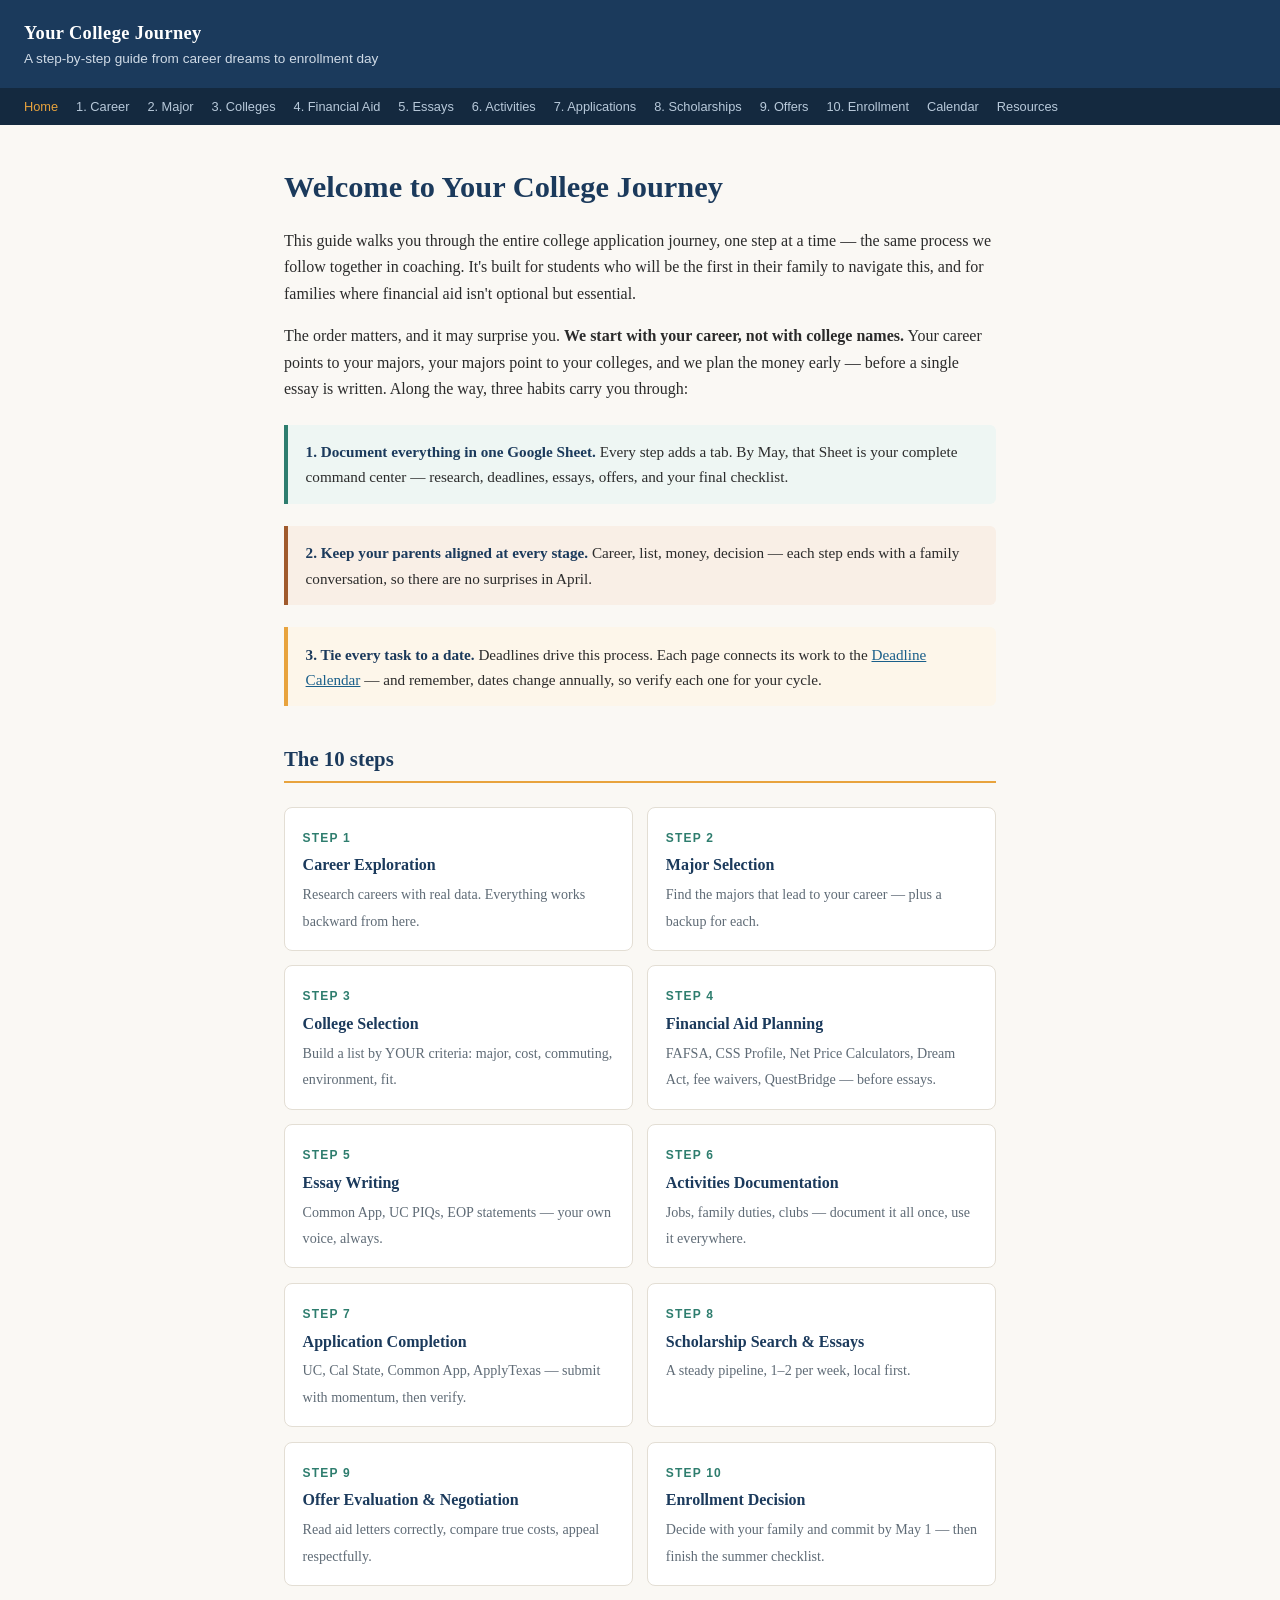
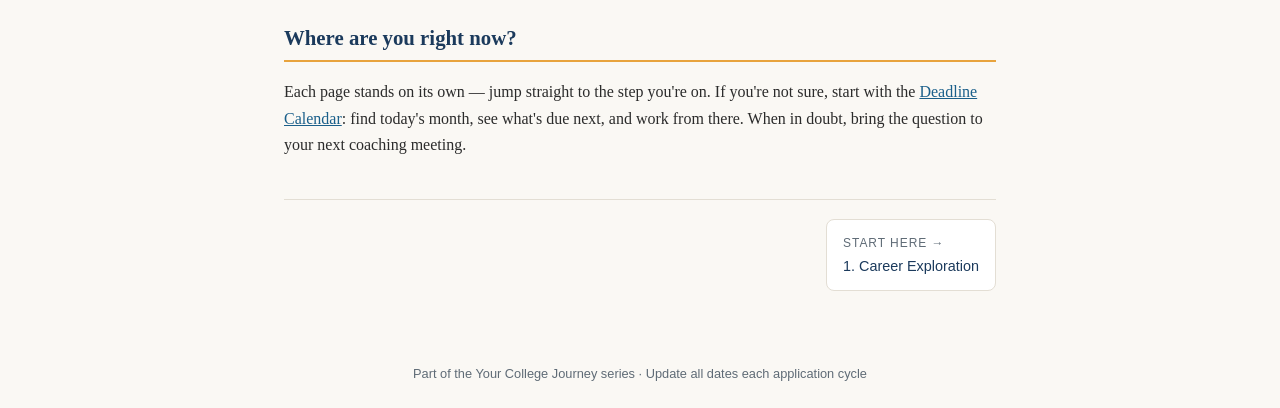
<file: index.html>
<!DOCTYPE html>
<html lang="en">
<head>
<meta charset="UTF-8">
<meta name="viewport" content="width=device-width, initial-scale=1.0">
<title>Your College Journey — Home</title>
<link rel="stylesheet" href="styles.css">
</head>
<body>
<header class="site">
  <div class="brand"><a href="index.html">Your College Journey</a></div>
  <div class="tagline">A step-by-step guide from career dreams to enrollment day</div>
</header>
<nav class="steps">
  <a href="index.html" class="current">Home</a>
  <a href="01-career-exploration.html">1. Career</a>
  <a href="02-major-selection.html">2. Major</a>
  <a href="03-college-selection.html">3. Colleges</a>
  <a href="04-financial-aid.html">4. Financial Aid</a>
  <a href="05-essay-writing.html">5. Essays</a>
  <a href="06-activities.html">6. Activities</a>
  <a href="07-application-completion.html">7. Applications</a>
  <a href="08-scholarships.html">8. Scholarships</a>
  <a href="09-offer-evaluation.html">9. Offers</a>
  <a href="10-enrollment.html">10. Enrollment</a>
  <a href="deadline-calendar.html">Calendar</a>
  <a href="resources.html">Resources</a>
</nav>
<main>
<h1>Welcome to Your College Journey</h1>
<p>This guide walks you through the entire college application journey, one step at a time — the same process we follow together in coaching. It's built for students who will be the first in their family to navigate this, and for families where financial aid isn't optional but essential.</p>
<p>The order matters, and it may surprise you. <strong>We start with your career, not with college names.</strong> Your career points to your majors, your majors point to your colleges, and we plan the money early — before a single essay is written. Along the way, three habits carry you through:</p>

<div class="callout sheet"><strong>1. Document everything in one Google Sheet.</strong> Every step adds a tab. By May, that Sheet is your complete command center — research, deadlines, essays, offers, and your final checklist.</div>
<div class="callout family"><strong>2. Keep your parents aligned at every stage.</strong> Career, list, money, decision — each step ends with a family conversation, so there are no surprises in April.</div>
<div class="callout"><strong>3. Tie every task to a date.</strong> Deadlines drive this process. Each page connects its work to the <a href="deadline-calendar.html">Deadline Calendar</a> — and remember, dates change annually, so verify each one for your cycle.</div>

<h2>The 10 steps</h2>
<div class="stage-grid">
  <a class="stage-card" href="01-career-exploration.html"><span class="num">Step 1</span><span class="name">Career Exploration</span><span class="desc">Research careers with real data. Everything works backward from here.</span></a>
  <a class="stage-card" href="02-major-selection.html"><span class="num">Step 2</span><span class="name">Major Selection</span><span class="desc">Find the majors that lead to your career — plus a backup for each.</span></a>
  <a class="stage-card" href="03-college-selection.html"><span class="num">Step 3</span><span class="name">College Selection</span><span class="desc">Build a list by YOUR criteria: major, cost, commuting, environment, fit.</span></a>
  <a class="stage-card" href="04-financial-aid.html"><span class="num">Step 4</span><span class="name">Financial Aid Planning</span><span class="desc">FAFSA, CSS Profile, Net Price Calculators, Dream Act, fee waivers, QuestBridge — before essays.</span></a>
  <a class="stage-card" href="05-essay-writing.html"><span class="num">Step 5</span><span class="name">Essay Writing</span><span class="desc">Common App, UC PIQs, EOP statements — your own voice, always.</span></a>
  <a class="stage-card" href="06-activities.html"><span class="num">Step 6</span><span class="name">Activities Documentation</span><span class="desc">Jobs, family duties, clubs — document it all once, use it everywhere.</span></a>
  <a class="stage-card" href="07-application-completion.html"><span class="num">Step 7</span><span class="name">Application Completion</span><span class="desc">UC, Cal State, Common App, ApplyTexas — submit with momentum, then verify.</span></a>
  <a class="stage-card" href="08-scholarships.html"><span class="num">Step 8</span><span class="name">Scholarship Search &amp; Essays</span><span class="desc">A steady pipeline, 1–2 per week, local first.</span></a>
  <a class="stage-card" href="09-offer-evaluation.html"><span class="num">Step 9</span><span class="name">Offer Evaluation &amp; Negotiation</span><span class="desc">Read aid letters correctly, compare true costs, appeal respectfully.</span></a>
  <a class="stage-card" href="10-enrollment.html"><span class="num">Step 10</span><span class="name">Enrollment Decision</span><span class="desc">Decide with your family and commit by May 1 — then finish the summer checklist.</span></a>
</div>

<h2>Where are you right now?</h2>
<p>Each page stands on its own — jump straight to the step you're on. If you're not sure, start with the <a href="deadline-calendar.html">Deadline Calendar</a>: find today's month, see what's due next, and work from there. When in doubt, bring the question to your next coaching meeting.</p>

<div class="prevnext">
  <a href="01-career-exploration.html" style="margin-left:auto;"><span class="dir">Start here &rarr;</span><br>1. Career Exploration</a>
</div>
</main>
<footer class="site">Part of the Your College Journey series &middot; Update all dates each application cycle</footer>
</body>
</html>
</file>
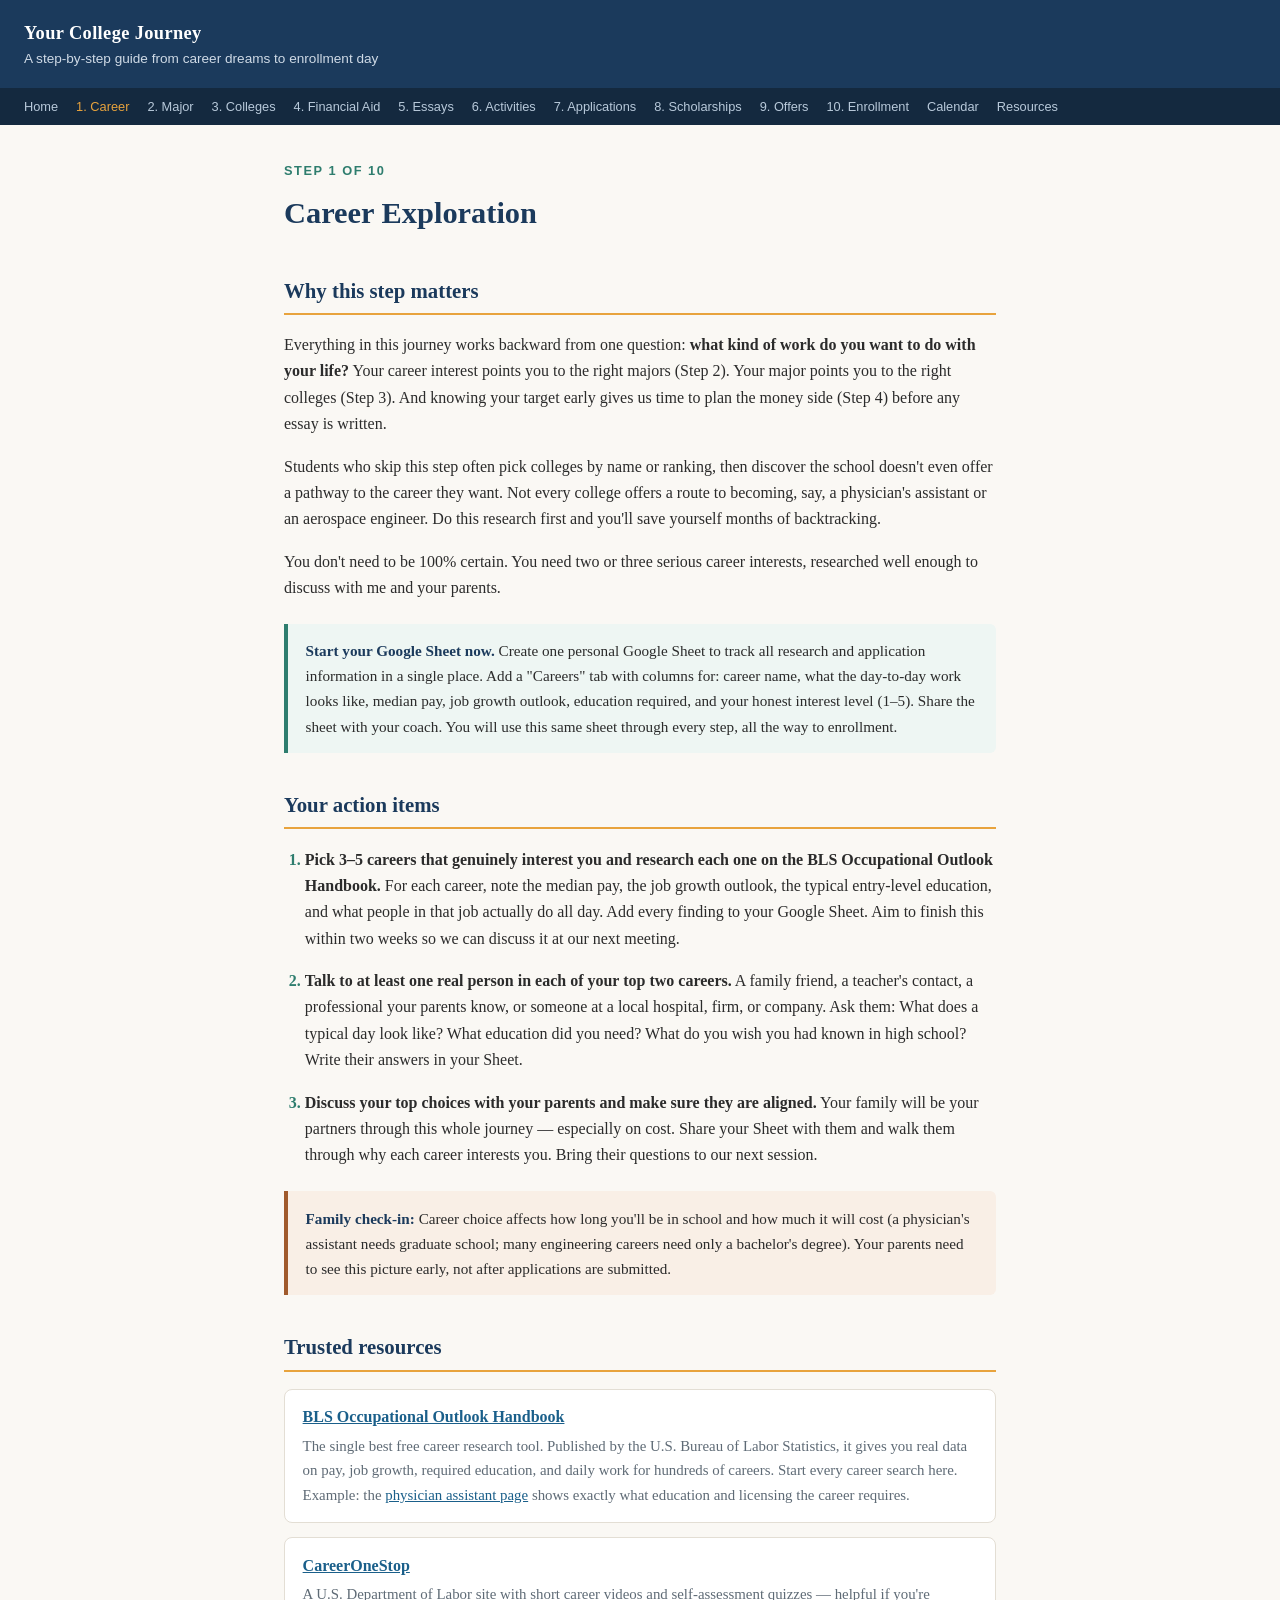
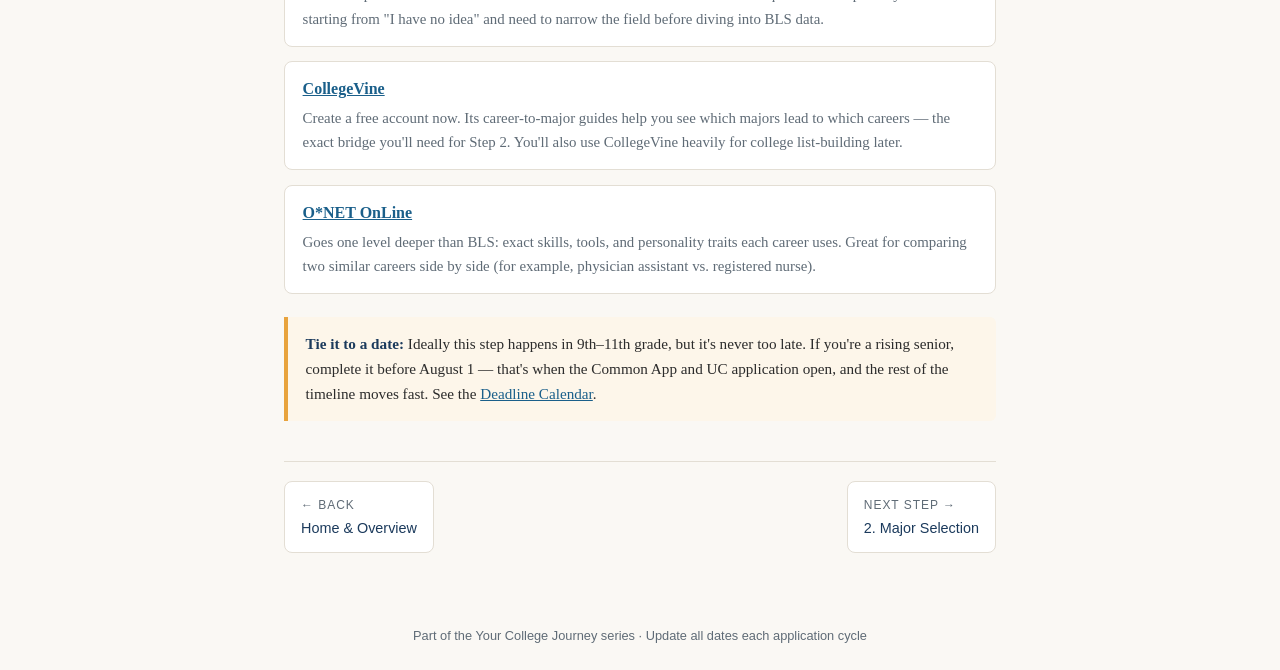
<file: 01-career-exploration.html>
<!DOCTYPE html>
<html lang="en">
<head>
<meta charset="UTF-8">
<meta name="viewport" content="width=device-width, initial-scale=1.0">
<title>Step 1: Career Exploration — Your College Journey</title>
<link rel="stylesheet" href="styles.css">
</head>
<body>
<header class="site">
  <div class="brand"><a href="index.html">Your College Journey</a></div>
  <div class="tagline">A step-by-step guide from career dreams to enrollment day</div>
</header>
<nav class="steps">
  <a href="index.html">Home</a>
  <a href="01-career-exploration.html" class="current">1. Career</a>
  <a href="02-major-selection.html">2. Major</a>
  <a href="03-college-selection.html">3. Colleges</a>
  <a href="04-financial-aid.html">4. Financial Aid</a>
  <a href="05-essay-writing.html">5. Essays</a>
  <a href="06-activities.html">6. Activities</a>
  <a href="07-application-completion.html">7. Applications</a>
  <a href="08-scholarships.html">8. Scholarships</a>
  <a href="09-offer-evaluation.html">9. Offers</a>
  <a href="10-enrollment.html">10. Enrollment</a>
  <a href="deadline-calendar.html">Calendar</a>
  <a href="resources.html">Resources</a>
</nav>
<main>
<span class="step-label">Step 1 of 10</span>
<h1>Career Exploration</h1>

<h2>Why this step matters</h2>
<p>Everything in this journey works backward from one question: <strong>what kind of work do you want to do with your life?</strong> Your career interest points you to the right majors (Step 2). Your major points you to the right colleges (Step 3). And knowing your target early gives us time to plan the money side (Step 4) before any essay is written.</p>
<p>Students who skip this step often pick colleges by name or ranking, then discover the school doesn't even offer a pathway to the career they want. Not every college offers a route to becoming, say, a physician's assistant or an aerospace engineer. Do this research first and you'll save yourself months of backtracking.</p>
<p>You don't need to be 100% certain. You need two or three serious career interests, researched well enough to discuss with me and your parents.</p>

<div class="callout sheet"><strong>Start your Google Sheet now.</strong> Create one personal Google Sheet to track all research and application information in a single place. Add a "Careers" tab with columns for: career name, what the day-to-day work looks like, median pay, job growth outlook, education required, and your honest interest level (1–5). Share the sheet with your coach. You will use this same sheet through every step, all the way to enrollment.</div>

<h2>Your action items</h2>
<ol class="actions">
  <li><strong>Pick 3–5 careers that genuinely interest you and research each one on the BLS Occupational Outlook Handbook.</strong> For each career, note the median pay, the job growth outlook, the typical entry-level education, and what people in that job actually do all day. Add every finding to your Google Sheet. Aim to finish this within two weeks so we can discuss it at our next meeting.</li>
  <li><strong>Talk to at least one real person in each of your top two careers.</strong> A family friend, a teacher's contact, a professional your parents know, or someone at a local hospital, firm, or company. Ask them: What does a typical day look like? What education did you need? What do you wish you had known in high school? Write their answers in your Sheet.</li>
  <li><strong>Discuss your top choices with your parents and make sure they are aligned.</strong> Your family will be your partners through this whole journey — especially on cost. Share your Sheet with them and walk them through why each career interests you. Bring their questions to our next session.</li>
</ol>

<div class="callout family"><strong>Family check-in:</strong> Career choice affects how long you'll be in school and how much it will cost (a physician's assistant needs graduate school; many engineering careers need only a bachelor's degree). Your parents need to see this picture early, not after applications are submitted.</div>

<h2>Trusted resources</h2>
<div class="resource">
  <div class="rname"><a href="https://www.bls.gov/ooh/" target="_blank" rel="noopener">BLS Occupational Outlook Handbook</a></div>
  <div class="rwhy">The single best free career research tool. Published by the U.S. Bureau of Labor Statistics, it gives you real data on pay, job growth, required education, and daily work for hundreds of careers. Start every career search here. Example: the <a href="https://www.bls.gov/ooh/healthcare/physician-assistants.htm" target="_blank" rel="noopener">physician assistant page</a> shows exactly what education and licensing the career requires.</div>
</div>
<div class="resource">
  <div class="rname"><a href="https://www.careeronestop.org/" target="_blank" rel="noopener">CareerOneStop</a></div>
  <div class="rwhy">A U.S. Department of Labor site with short career videos and self-assessment quizzes — helpful if you're starting from "I have no idea" and need to narrow the field before diving into BLS data.</div>
</div>
<div class="resource">
  <div class="rname"><a href="https://www.collegevine.com/" target="_blank" rel="noopener">CollegeVine</a></div>
  <div class="rwhy">Create a free account now. Its career-to-major guides help you see which majors lead to which careers — the exact bridge you'll need for Step 2. You'll also use CollegeVine heavily for college list-building later.</div>
</div>
<div class="resource">
  <div class="rname"><a href="https://www.onetonline.org/" target="_blank" rel="noopener">O*NET OnLine</a></div>
  <div class="rwhy">Goes one level deeper than BLS: exact skills, tools, and personality traits each career uses. Great for comparing two similar careers side by side (for example, physician assistant vs. registered nurse).</div>
</div>

<div class="callout"><strong>Tie it to a date:</strong> Ideally this step happens in 9th–11th grade, but it's never too late. If you're a rising senior, complete it before August 1 — that's when the Common App and UC application open, and the rest of the timeline moves fast. See the <a href="deadline-calendar.html">Deadline Calendar</a>.</div>

<div class="prevnext">
  <a href="index.html"><span class="dir">&larr; Back</span><br>Home &amp; Overview</a>
  <a href="02-major-selection.html"><span class="dir">Next step &rarr;</span><br>2. Major Selection</a>
</div>
</main>
<footer class="site">Part of the Your College Journey series &middot; Update all dates each application cycle</footer>
</body>
</html>
</file>
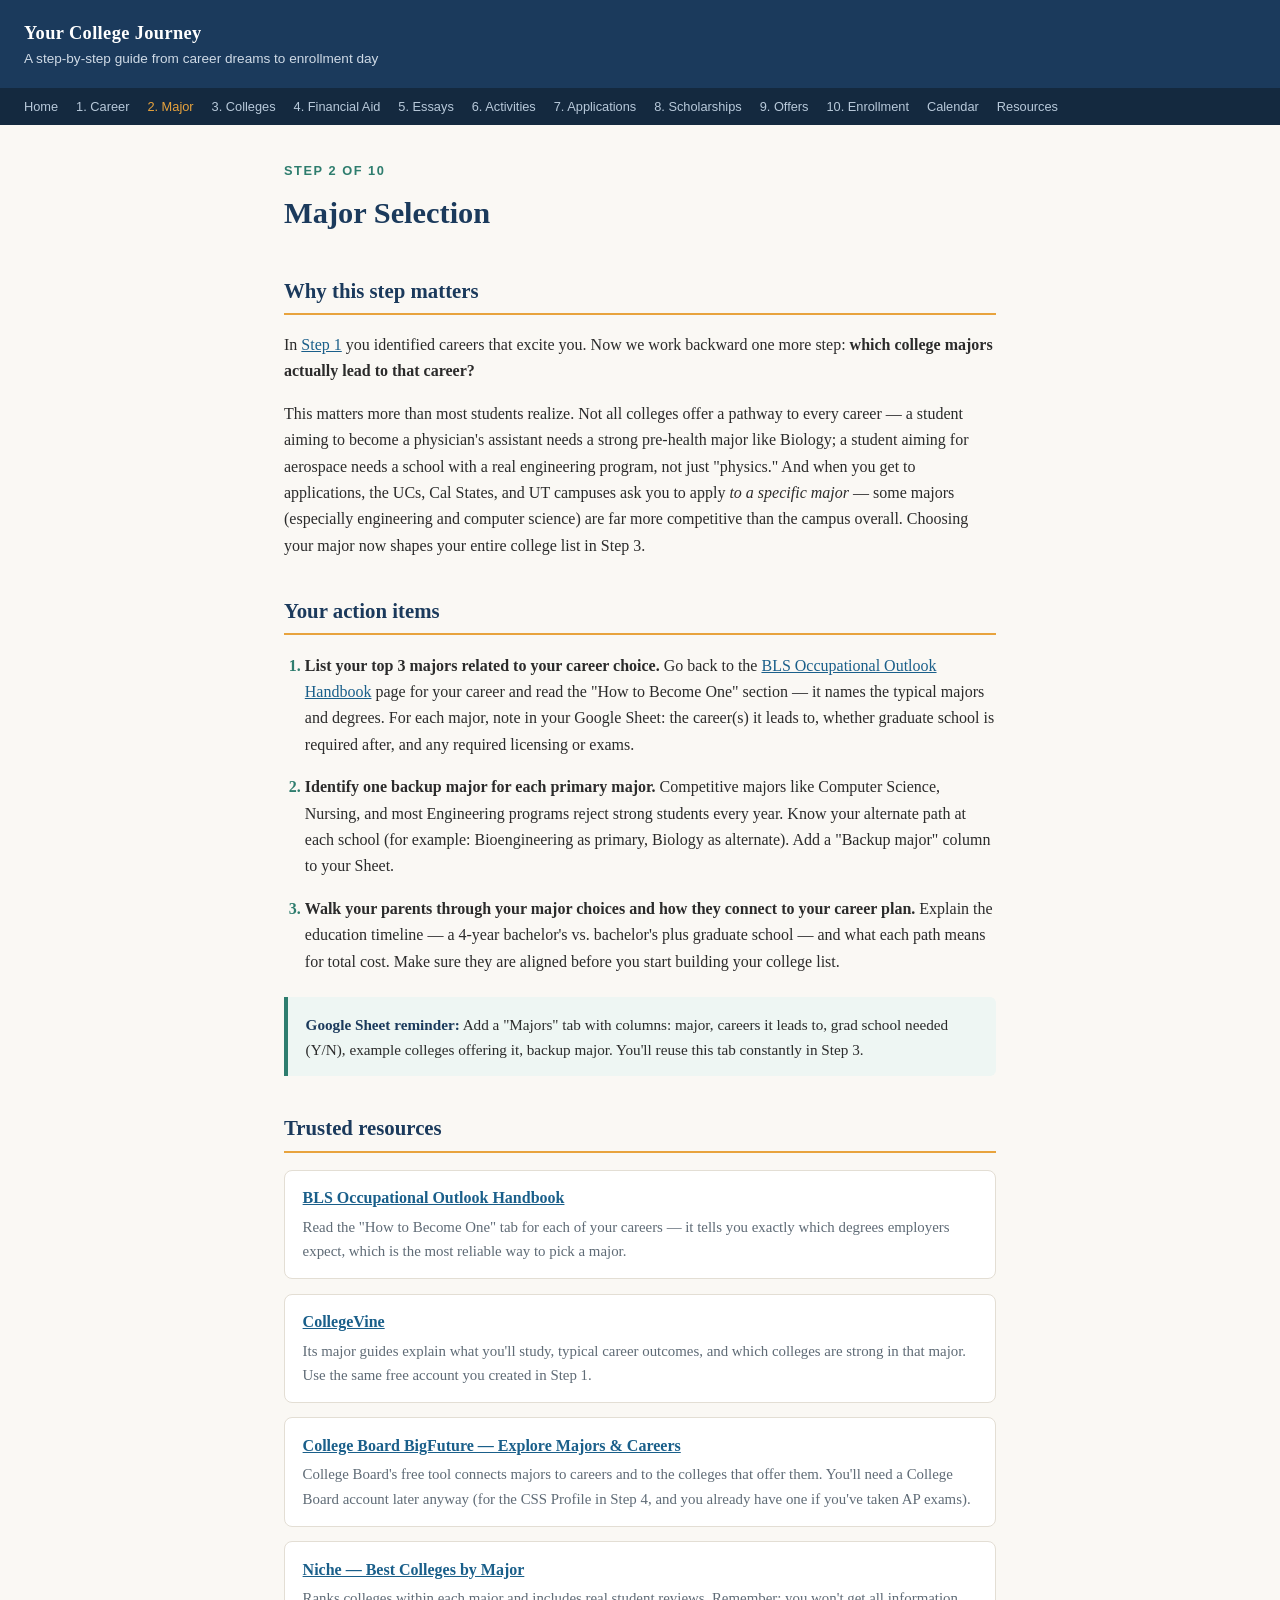
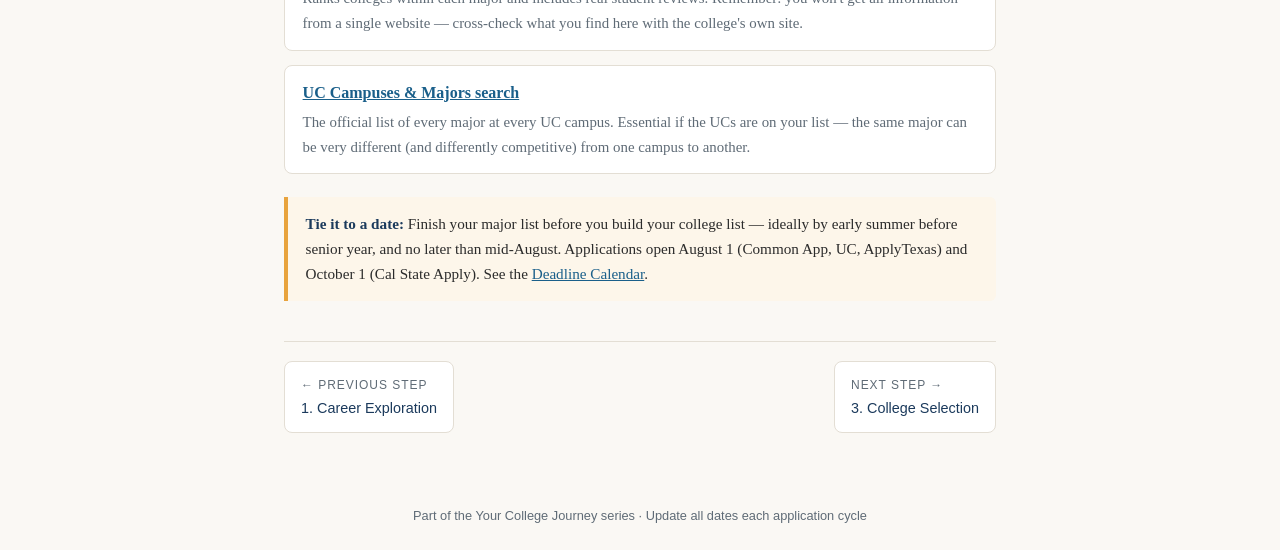
<file: 02-major-selection.html>
<!DOCTYPE html>
<html lang="en">
<head>
<meta charset="UTF-8">
<meta name="viewport" content="width=device-width, initial-scale=1.0">
<title>Step 2: Major Selection — Your College Journey</title>
<link rel="stylesheet" href="styles.css">
</head>
<body>
<header class="site">
  <div class="brand"><a href="index.html">Your College Journey</a></div>
  <div class="tagline">A step-by-step guide from career dreams to enrollment day</div>
</header>
<nav class="steps">
  <a href="index.html">Home</a>
  <a href="01-career-exploration.html">1. Career</a>
  <a href="02-major-selection.html" class="current">2. Major</a>
  <a href="03-college-selection.html">3. Colleges</a>
  <a href="04-financial-aid.html">4. Financial Aid</a>
  <a href="05-essay-writing.html">5. Essays</a>
  <a href="06-activities.html">6. Activities</a>
  <a href="07-application-completion.html">7. Applications</a>
  <a href="08-scholarships.html">8. Scholarships</a>
  <a href="09-offer-evaluation.html">9. Offers</a>
  <a href="10-enrollment.html">10. Enrollment</a>
  <a href="deadline-calendar.html">Calendar</a>
  <a href="resources.html">Resources</a>
</nav>
<main>
<span class="step-label">Step 2 of 10</span>
<h1>Major Selection</h1>

<h2>Why this step matters</h2>
<p>In <a href="01-career-exploration.html">Step 1</a> you identified careers that excite you. Now we work backward one more step: <strong>which college majors actually lead to that career?</strong></p>
<p>This matters more than most students realize. Not all colleges offer a pathway to every career — a student aiming to become a physician's assistant needs a strong pre-health major like Biology; a student aiming for aerospace needs a school with a real engineering program, not just "physics." And when you get to applications, the UCs, Cal States, and UT campuses ask you to apply <em>to a specific major</em> — some majors (especially engineering and computer science) are far more competitive than the campus overall. Choosing your major now shapes your entire college list in Step 3.</p>

<h2>Your action items</h2>
<ol class="actions">
  <li><strong>List your top 3 majors related to your career choice.</strong> Go back to the <a href="https://www.bls.gov/ooh/" target="_blank" rel="noopener">BLS Occupational Outlook Handbook</a> page for your career and read the "How to Become One" section — it names the typical majors and degrees. For each major, note in your Google Sheet: the career(s) it leads to, whether graduate school is required after, and any required licensing or exams.</li>
  <li><strong>Identify one backup major for each primary major.</strong> Competitive majors like Computer Science, Nursing, and most Engineering programs reject strong students every year. Know your alternate path at each school (for example: Bioengineering as primary, Biology as alternate). Add a "Backup major" column to your Sheet.</li>
  <li><strong>Walk your parents through your major choices and how they connect to your career plan.</strong> Explain the education timeline — a 4-year bachelor's vs. bachelor's plus graduate school — and what each path means for total cost. Make sure they are aligned before you start building your college list.</li>
</ol>

<div class="callout sheet"><strong>Google Sheet reminder:</strong> Add a "Majors" tab with columns: major, careers it leads to, grad school needed (Y/N), example colleges offering it, backup major. You'll reuse this tab constantly in Step 3.</div>

<h2>Trusted resources</h2>
<div class="resource">
  <div class="rname"><a href="https://www.bls.gov/ooh/" target="_blank" rel="noopener">BLS Occupational Outlook Handbook</a></div>
  <div class="rwhy">Read the "How to Become One" tab for each of your careers — it tells you exactly which degrees employers expect, which is the most reliable way to pick a major.</div>
</div>
<div class="resource">
  <div class="rname"><a href="https://www.collegevine.com/" target="_blank" rel="noopener">CollegeVine</a></div>
  <div class="rwhy">Its major guides explain what you'll study, typical career outcomes, and which colleges are strong in that major. Use the same free account you created in Step 1.</div>
</div>
<div class="resource">
  <div class="rname"><a href="https://bigfuture.collegeboard.org/explore-careers" target="_blank" rel="noopener">College Board BigFuture — Explore Majors &amp; Careers</a></div>
  <div class="rwhy">College Board's free tool connects majors to careers and to the colleges that offer them. You'll need a College Board account later anyway (for the CSS Profile in Step 4, and you already have one if you've taken AP exams).</div>
</div>
<div class="resource">
  <div class="rname"><a href="https://www.niche.com/colleges/search/best-colleges/" target="_blank" rel="noopener">Niche — Best Colleges by Major</a></div>
  <div class="rwhy">Ranks colleges within each major and includes real student reviews. Remember: you won't get all information from a single website — cross-check what you find here with the college's own site.</div>
</div>
<div class="resource">
  <div class="rname"><a href="https://admission.universityofcalifornia.edu/campuses-majors/" target="_blank" rel="noopener">UC Campuses &amp; Majors search</a></div>
  <div class="rwhy">The official list of every major at every UC campus. Essential if the UCs are on your list — the same major can be very different (and differently competitive) from one campus to another.</div>
</div>

<div class="callout"><strong>Tie it to a date:</strong> Finish your major list before you build your college list — ideally by early summer before senior year, and no later than mid-August. Applications open August 1 (Common App, UC, ApplyTexas) and October 1 (Cal State Apply). See the <a href="deadline-calendar.html">Deadline Calendar</a>.</div>

<div class="prevnext">
  <a href="01-career-exploration.html"><span class="dir">&larr; Previous step</span><br>1. Career Exploration</a>
  <a href="03-college-selection.html"><span class="dir">Next step &rarr;</span><br>3. College Selection</a>
</div>
</main>
<footer class="site">Part of the Your College Journey series &middot; Update all dates each application cycle</footer>
</body>
</html>
</file>
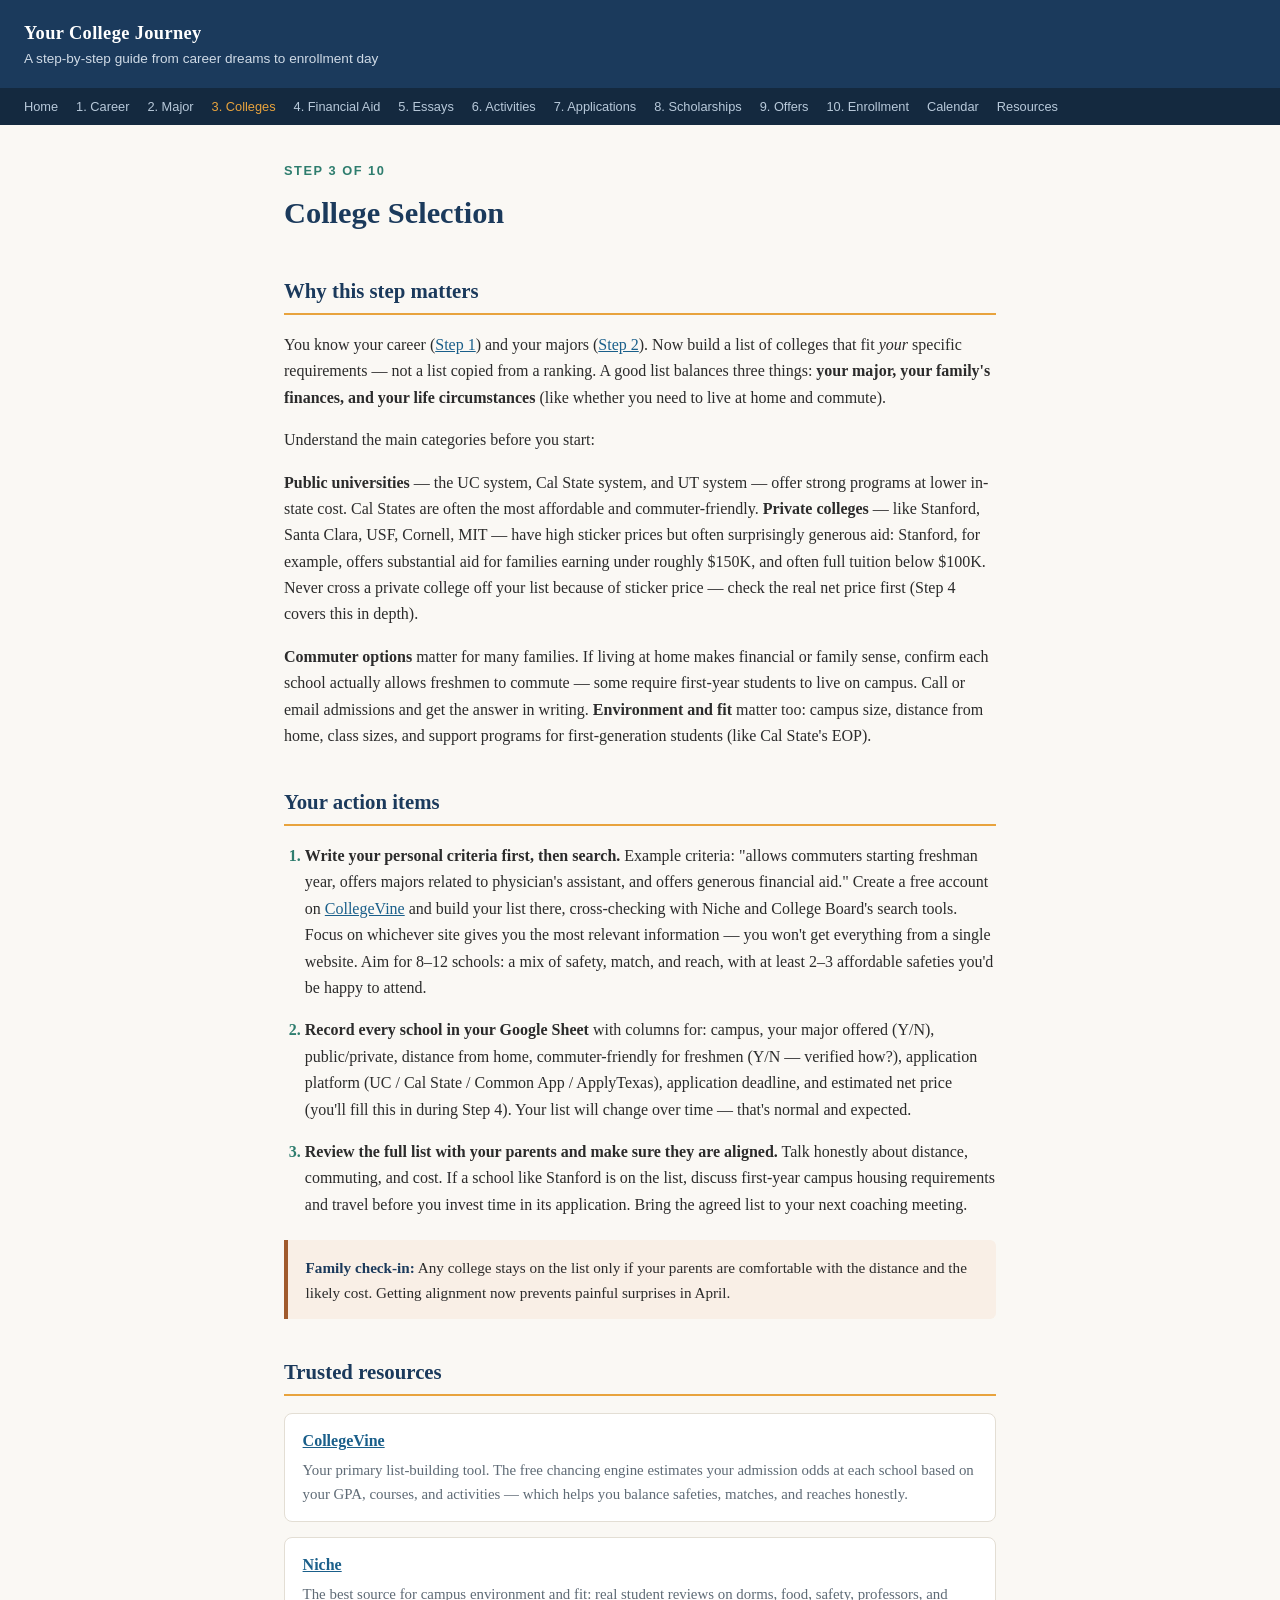
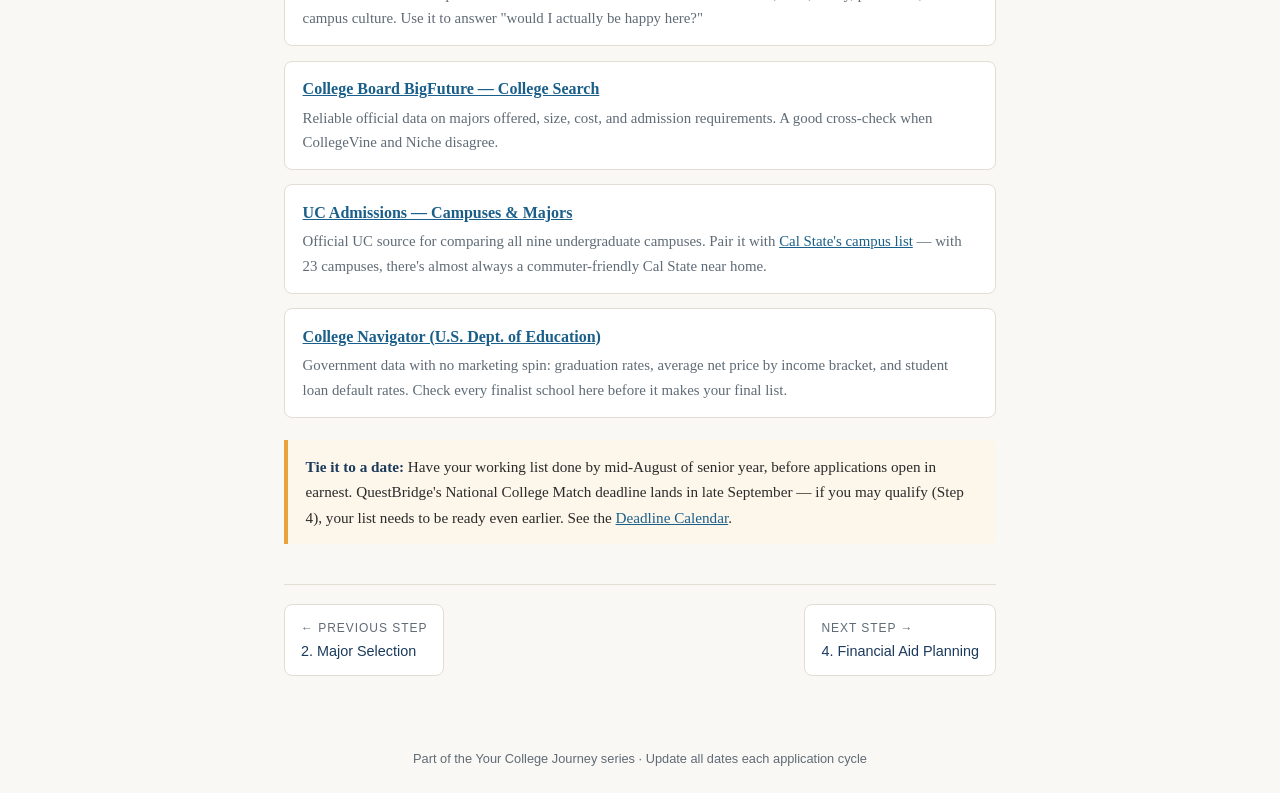
<file: 03-college-selection.html>
<!DOCTYPE html>
<html lang="en">
<head>
<meta charset="UTF-8">
<meta name="viewport" content="width=device-width, initial-scale=1.0">
<title>Step 3: College Selection — Your College Journey</title>
<link rel="stylesheet" href="styles.css">
</head>
<body>
<header class="site">
  <div class="brand"><a href="index.html">Your College Journey</a></div>
  <div class="tagline">A step-by-step guide from career dreams to enrollment day</div>
</header>
<nav class="steps">
  <a href="index.html">Home</a>
  <a href="01-career-exploration.html">1. Career</a>
  <a href="02-major-selection.html">2. Major</a>
  <a href="03-college-selection.html" class="current">3. Colleges</a>
  <a href="04-financial-aid.html">4. Financial Aid</a>
  <a href="05-essay-writing.html">5. Essays</a>
  <a href="06-activities.html">6. Activities</a>
  <a href="07-application-completion.html">7. Applications</a>
  <a href="08-scholarships.html">8. Scholarships</a>
  <a href="09-offer-evaluation.html">9. Offers</a>
  <a href="10-enrollment.html">10. Enrollment</a>
  <a href="deadline-calendar.html">Calendar</a>
  <a href="resources.html">Resources</a>
</nav>
<main>
<span class="step-label">Step 3 of 10</span>
<h1>College Selection</h1>

<h2>Why this step matters</h2>
<p>You know your career (<a href="01-career-exploration.html">Step 1</a>) and your majors (<a href="02-major-selection.html">Step 2</a>). Now build a list of colleges that fit <em>your</em> specific requirements — not a list copied from a ranking. A good list balances three things: <strong>your major, your family's finances, and your life circumstances</strong> (like whether you need to live at home and commute).</p>
<p>Understand the main categories before you start:</p>
<p><strong>Public universities</strong> — the UC system, Cal State system, and UT system — offer strong programs at lower in-state cost. Cal States are often the most affordable and commuter-friendly. <strong>Private colleges</strong> — like Stanford, Santa Clara, USF, Cornell, MIT — have high sticker prices but often surprisingly generous aid: Stanford, for example, offers substantial aid for families earning under roughly $150K, and often full tuition below $100K. Never cross a private college off your list because of sticker price — check the real net price first (Step 4 covers this in depth).</p>
<p><strong>Commuter options</strong> matter for many families. If living at home makes financial or family sense, confirm each school actually allows freshmen to commute — some require first-year students to live on campus. Call or email admissions and get the answer in writing. <strong>Environment and fit</strong> matter too: campus size, distance from home, class sizes, and support programs for first-generation students (like Cal State's EOP).</p>

<h2>Your action items</h2>
<ol class="actions">
  <li><strong>Write your personal criteria first, then search.</strong> Example criteria: "allows commuters starting freshman year, offers majors related to physician's assistant, and offers generous financial aid." Create a free account on <a href="https://www.collegevine.com/" target="_blank" rel="noopener">CollegeVine</a> and build your list there, cross-checking with Niche and College Board's search tools. Focus on whichever site gives you the most relevant information — you won't get everything from a single website. Aim for 8–12 schools: a mix of safety, match, and reach, with at least 2–3 affordable safeties you'd be happy to attend.</li>
  <li><strong>Record every school in your Google Sheet</strong> with columns for: campus, your major offered (Y/N), public/private, distance from home, commuter-friendly for freshmen (Y/N — verified how?), application platform (UC / Cal State / Common App / ApplyTexas), application deadline, and estimated net price (you'll fill this in during Step 4). Your list will change over time — that's normal and expected.</li>
  <li><strong>Review the full list with your parents and make sure they are aligned.</strong> Talk honestly about distance, commuting, and cost. If a school like Stanford is on the list, discuss first-year campus housing requirements and travel before you invest time in its application. Bring the agreed list to your next coaching meeting.</li>
</ol>

<div class="callout family"><strong>Family check-in:</strong> Any college stays on the list only if your parents are comfortable with the distance and the likely cost. Getting alignment now prevents painful surprises in April.</div>

<h2>Trusted resources</h2>
<div class="resource">
  <div class="rname"><a href="https://www.collegevine.com/" target="_blank" rel="noopener">CollegeVine</a></div>
  <div class="rwhy">Your primary list-building tool. The free chancing engine estimates your admission odds at each school based on your GPA, courses, and activities — which helps you balance safeties, matches, and reaches honestly.</div>
</div>
<div class="resource">
  <div class="rname"><a href="https://www.niche.com/" target="_blank" rel="noopener">Niche</a></div>
  <div class="rwhy">The best source for campus environment and fit: real student reviews on dorms, food, safety, professors, and campus culture. Use it to answer "would I actually be happy here?"</div>
</div>
<div class="resource">
  <div class="rname"><a href="https://bigfuture.collegeboard.org/college-search" target="_blank" rel="noopener">College Board BigFuture — College Search</a></div>
  <div class="rwhy">Reliable official data on majors offered, size, cost, and admission requirements. A good cross-check when CollegeVine and Niche disagree.</div>
</div>
<div class="resource">
  <div class="rname"><a href="https://admission.universityofcalifornia.edu/campuses-majors/" target="_blank" rel="noopener">UC Admissions — Campuses &amp; Majors</a></div>
  <div class="rwhy">Official UC source for comparing all nine undergraduate campuses. Pair it with <a href="https://www.calstate.edu/attend/campuses" target="_blank" rel="noopener">Cal State's campus list</a> — with 23 campuses, there's almost always a commuter-friendly Cal State near home.</div>
</div>
<div class="resource">
  <div class="rname"><a href="https://collegenavigator.ed.gov/" target="_blank" rel="noopener">College Navigator (U.S. Dept. of Education)</a></div>
  <div class="rwhy">Government data with no marketing spin: graduation rates, average net price by income bracket, and student loan default rates. Check every finalist school here before it makes your final list.</div>
</div>

<div class="callout"><strong>Tie it to a date:</strong> Have your working list done by mid-August of senior year, before applications open in earnest. QuestBridge's National College Match deadline lands in late September — if you may qualify (Step 4), your list needs to be ready even earlier. See the <a href="deadline-calendar.html">Deadline Calendar</a>.</div>

<div class="prevnext">
  <a href="02-major-selection.html"><span class="dir">&larr; Previous step</span><br>2. Major Selection</a>
  <a href="04-financial-aid.html"><span class="dir">Next step &rarr;</span><br>4. Financial Aid Planning</a>
</div>
</main>
<footer class="site">Part of the Your College Journey series &middot; Update all dates each application cycle</footer>
</body>
</html>
</file>
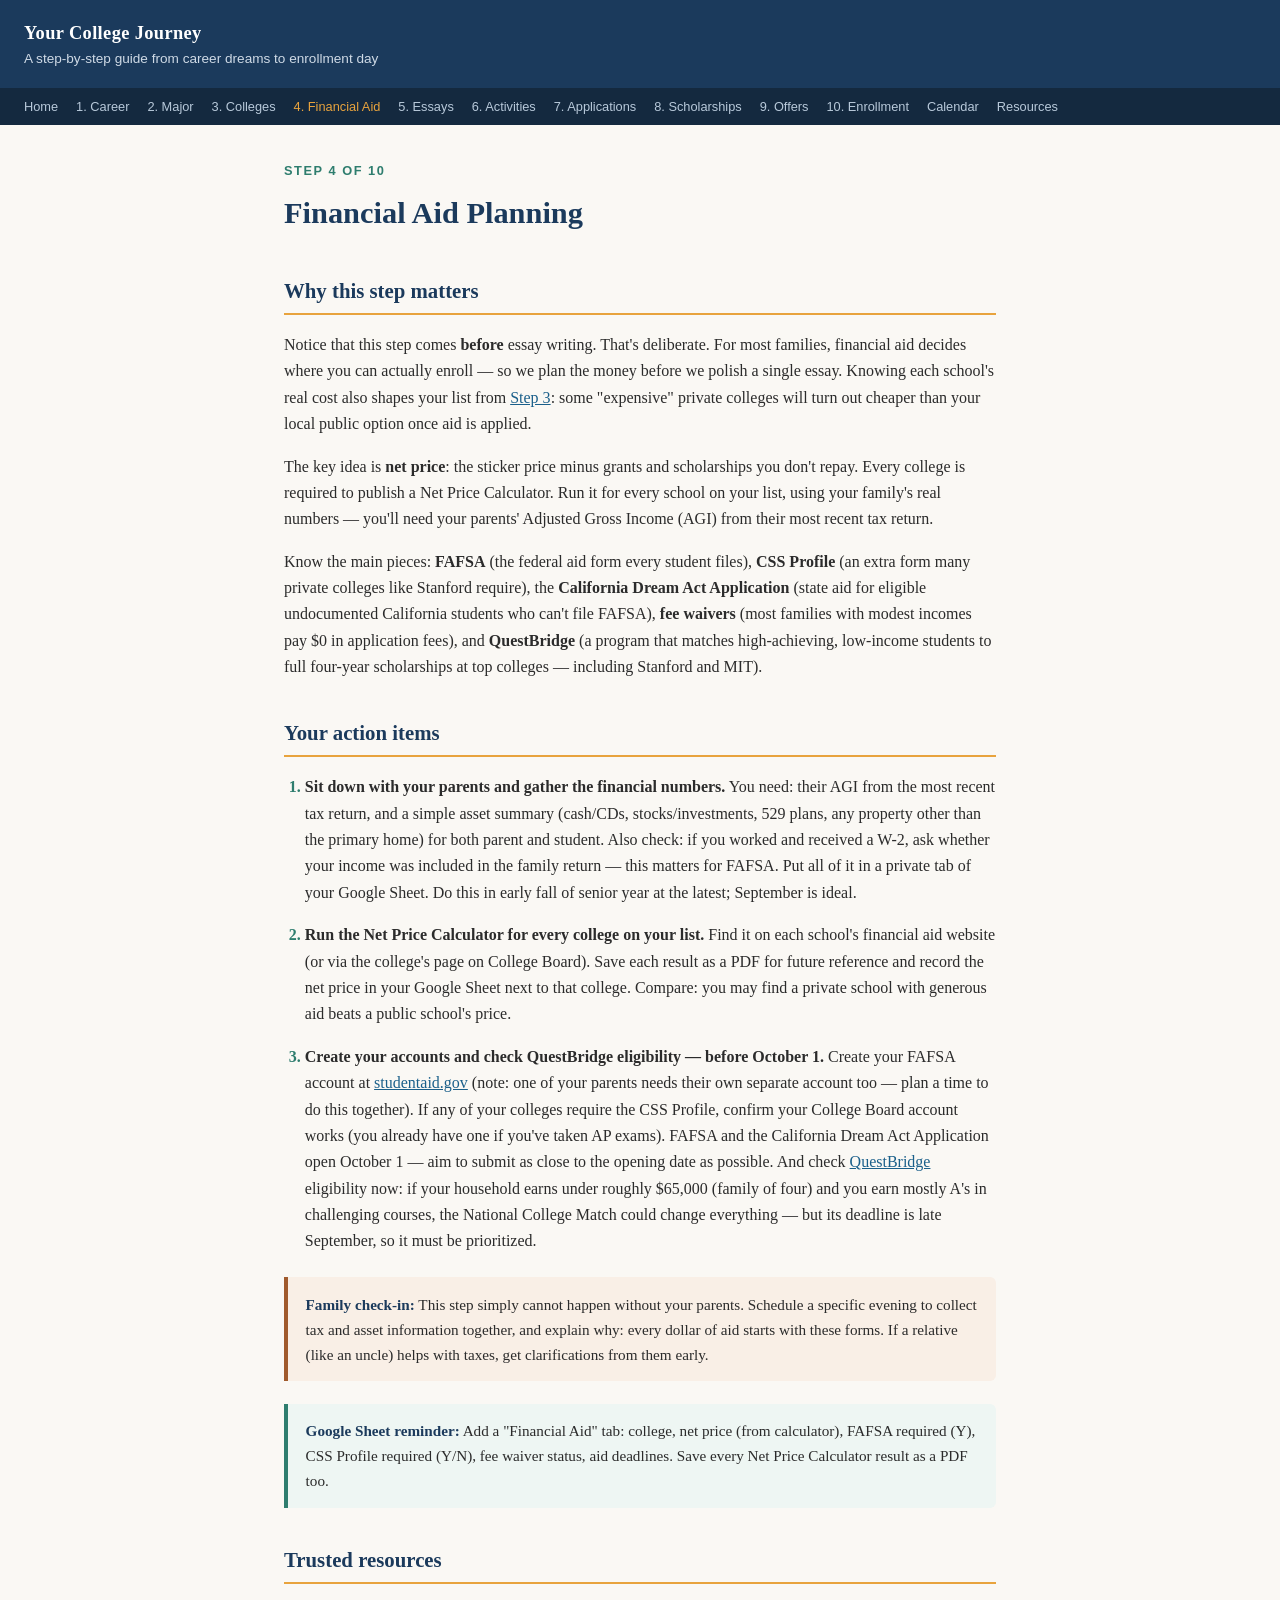
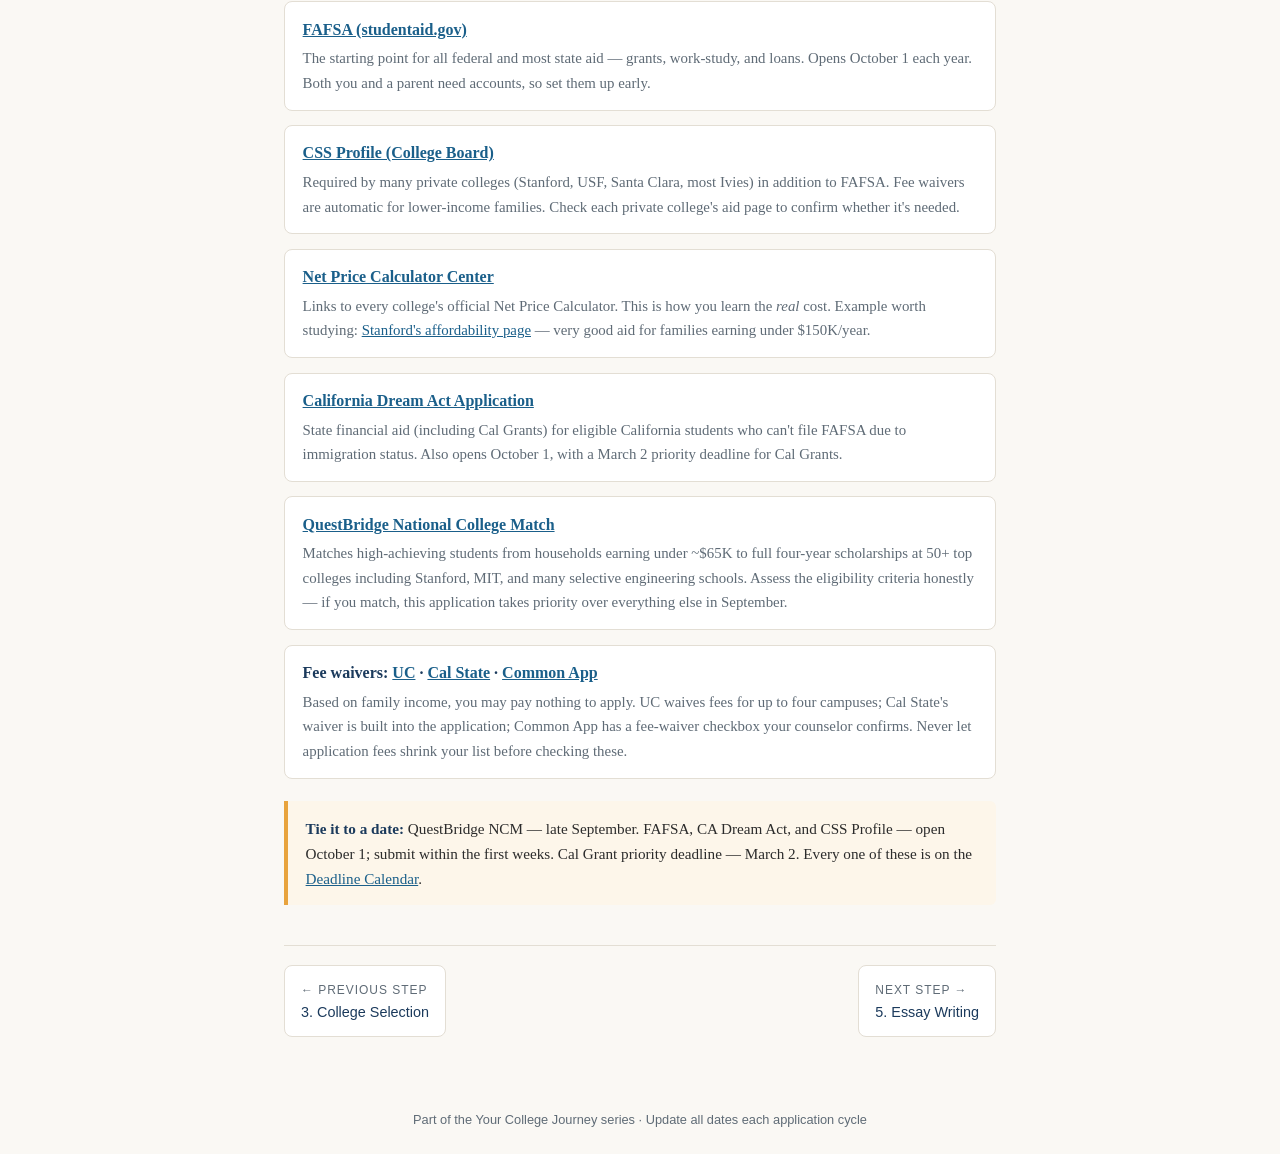
<file: 04-financial-aid.html>
<!DOCTYPE html>
<html lang="en">
<head>
<meta charset="UTF-8">
<meta name="viewport" content="width=device-width, initial-scale=1.0">
<title>Step 4: Financial Aid Planning — Your College Journey</title>
<link rel="stylesheet" href="styles.css">
</head>
<body>
<header class="site">
  <div class="brand"><a href="index.html">Your College Journey</a></div>
  <div class="tagline">A step-by-step guide from career dreams to enrollment day</div>
</header>
<nav class="steps">
  <a href="index.html">Home</a>
  <a href="01-career-exploration.html">1. Career</a>
  <a href="02-major-selection.html">2. Major</a>
  <a href="03-college-selection.html">3. Colleges</a>
  <a href="04-financial-aid.html" class="current">4. Financial Aid</a>
  <a href="05-essay-writing.html">5. Essays</a>
  <a href="06-activities.html">6. Activities</a>
  <a href="07-application-completion.html">7. Applications</a>
  <a href="08-scholarships.html">8. Scholarships</a>
  <a href="09-offer-evaluation.html">9. Offers</a>
  <a href="10-enrollment.html">10. Enrollment</a>
  <a href="deadline-calendar.html">Calendar</a>
  <a href="resources.html">Resources</a>
</nav>
<main>
<span class="step-label">Step 4 of 10</span>
<h1>Financial Aid Planning</h1>

<h2>Why this step matters</h2>
<p>Notice that this step comes <strong>before</strong> essay writing. That's deliberate. For most families, financial aid decides where you can actually enroll — so we plan the money before we polish a single essay. Knowing each school's real cost also shapes your list from <a href="03-college-selection.html">Step 3</a>: some "expensive" private colleges will turn out cheaper than your local public option once aid is applied.</p>
<p>The key idea is <strong>net price</strong>: the sticker price minus grants and scholarships you don't repay. Every college is required to publish a Net Price Calculator. Run it for every school on your list, using your family's real numbers — you'll need your parents' Adjusted Gross Income (AGI) from their most recent tax return.</p>
<p>Know the main pieces: <strong>FAFSA</strong> (the federal aid form every student files), <strong>CSS Profile</strong> (an extra form many private colleges like Stanford require), the <strong>California Dream Act Application</strong> (state aid for eligible undocumented California students who can't file FAFSA), <strong>fee waivers</strong> (most families with modest incomes pay $0 in application fees), and <strong>QuestBridge</strong> (a program that matches high-achieving, low-income students to full four-year scholarships at top colleges — including Stanford and MIT).</p>

<h2>Your action items</h2>
<ol class="actions">
  <li><strong>Sit down with your parents and gather the financial numbers.</strong> You need: their AGI from the most recent tax return, and a simple asset summary (cash/CDs, stocks/investments, 529 plans, any property other than the primary home) for both parent and student. Also check: if you worked and received a W-2, ask whether your income was included in the family return — this matters for FAFSA. Put all of it in a private tab of your Google Sheet. Do this in early fall of senior year at the latest; September is ideal.</li>
  <li><strong>Run the Net Price Calculator for every college on your list.</strong> Find it on each school's financial aid website (or via the college's page on College Board). Save each result as a PDF for future reference and record the net price in your Google Sheet next to that college. Compare: you may find a private school with generous aid beats a public school's price.</li>
  <li><strong>Create your accounts and check QuestBridge eligibility — before October 1.</strong> Create your FAFSA account at <a href="https://studentaid.gov/" target="_blank" rel="noopener">studentaid.gov</a> (note: one of your parents needs their own separate account too — plan a time to do this together). If any of your colleges require the CSS Profile, confirm your College Board account works (you already have one if you've taken AP exams). FAFSA and the California Dream Act Application open October 1 — aim to submit as close to the opening date as possible. And check <a href="https://www.questbridge.org/" target="_blank" rel="noopener">QuestBridge</a> eligibility now: if your household earns under roughly $65,000 (family of four) and you earn mostly A's in challenging courses, the National College Match could change everything — but its deadline is late September, so it must be prioritized.</li>
</ol>

<div class="callout family"><strong>Family check-in:</strong> This step simply cannot happen without your parents. Schedule a specific evening to collect tax and asset information together, and explain why: every dollar of aid starts with these forms. If a relative (like an uncle) helps with taxes, get clarifications from them early.</div>

<div class="callout sheet"><strong>Google Sheet reminder:</strong> Add a "Financial Aid" tab: college, net price (from calculator), FAFSA required (Y), CSS Profile required (Y/N), fee waiver status, aid deadlines. Save every Net Price Calculator result as a PDF too.</div>

<h2>Trusted resources</h2>
<div class="resource">
  <div class="rname"><a href="https://studentaid.gov/h/apply-for-aid/fafsa" target="_blank" rel="noopener">FAFSA (studentaid.gov)</a></div>
  <div class="rwhy">The starting point for all federal and most state aid — grants, work-study, and loans. Opens October 1 each year. Both you and a parent need accounts, so set them up early.</div>
</div>
<div class="resource">
  <div class="rname"><a href="https://cssprofile.collegeboard.org/" target="_blank" rel="noopener">CSS Profile (College Board)</a></div>
  <div class="rwhy">Required by many private colleges (Stanford, USF, Santa Clara, most Ivies) in addition to FAFSA. Fee waivers are automatic for lower-income families. Check each private college's aid page to confirm whether it's needed.</div>
</div>
<div class="resource">
  <div class="rname"><a href="https://collegecost.ed.gov/net-price" target="_blank" rel="noopener">Net Price Calculator Center</a></div>
  <div class="rwhy">Links to every college's official Net Price Calculator. This is how you learn the <em>real</em> cost. Example worth studying: <a href="https://admission.stanford.edu/afford/" target="_blank" rel="noopener">Stanford's affordability page</a> — very good aid for families earning under $150K/year.</div>
</div>
<div class="resource">
  <div class="rname"><a href="https://dream.csac.ca.gov/" target="_blank" rel="noopener">California Dream Act Application</a></div>
  <div class="rwhy">State financial aid (including Cal Grants) for eligible California students who can't file FAFSA due to immigration status. Also opens October 1, with a March 2 priority deadline for Cal Grants.</div>
</div>
<div class="resource">
  <div class="rname"><a href="https://www.questbridge.org/apply-to-college/programs/national-college-match" target="_blank" rel="noopener">QuestBridge National College Match</a></div>
  <div class="rwhy">Matches high-achieving students from households earning under ~$65K to full four-year scholarships at 50+ top colleges including Stanford, MIT, and many selective engineering schools. Assess the eligibility criteria honestly — if you match, this application takes priority over everything else in September.</div>
</div>
<div class="resource">
  <div class="rname">Fee waivers: <a href="https://admission.universityofcalifornia.edu/tuition-financial-aid/" target="_blank" rel="noopener">UC</a> &middot; <a href="https://www.calstate.edu/apply/paying-for-college/pages/fee-waiver.aspx" target="_blank" rel="noopener">Cal State</a> &middot; <a href="https://www.commonapp.org/apply/first-year-students" target="_blank" rel="noopener">Common App</a></div>
  <div class="rwhy">Based on family income, you may pay nothing to apply. UC waives fees for up to four campuses; Cal State's waiver is built into the application; Common App has a fee-waiver checkbox your counselor confirms. Never let application fees shrink your list before checking these.</div>
</div>

<div class="callout"><strong>Tie it to a date:</strong> QuestBridge NCM — late September. FAFSA, CA Dream Act, and CSS Profile — open October 1; submit within the first weeks. Cal Grant priority deadline — March 2. Every one of these is on the <a href="deadline-calendar.html">Deadline Calendar</a>.</div>

<div class="prevnext">
  <a href="03-college-selection.html"><span class="dir">&larr; Previous step</span><br>3. College Selection</a>
  <a href="05-essay-writing.html"><span class="dir">Next step &rarr;</span><br>5. Essay Writing</a>
</div>
</main>
<footer class="site">Part of the Your College Journey series &middot; Update all dates each application cycle</footer>
</body>
</html>
</file>
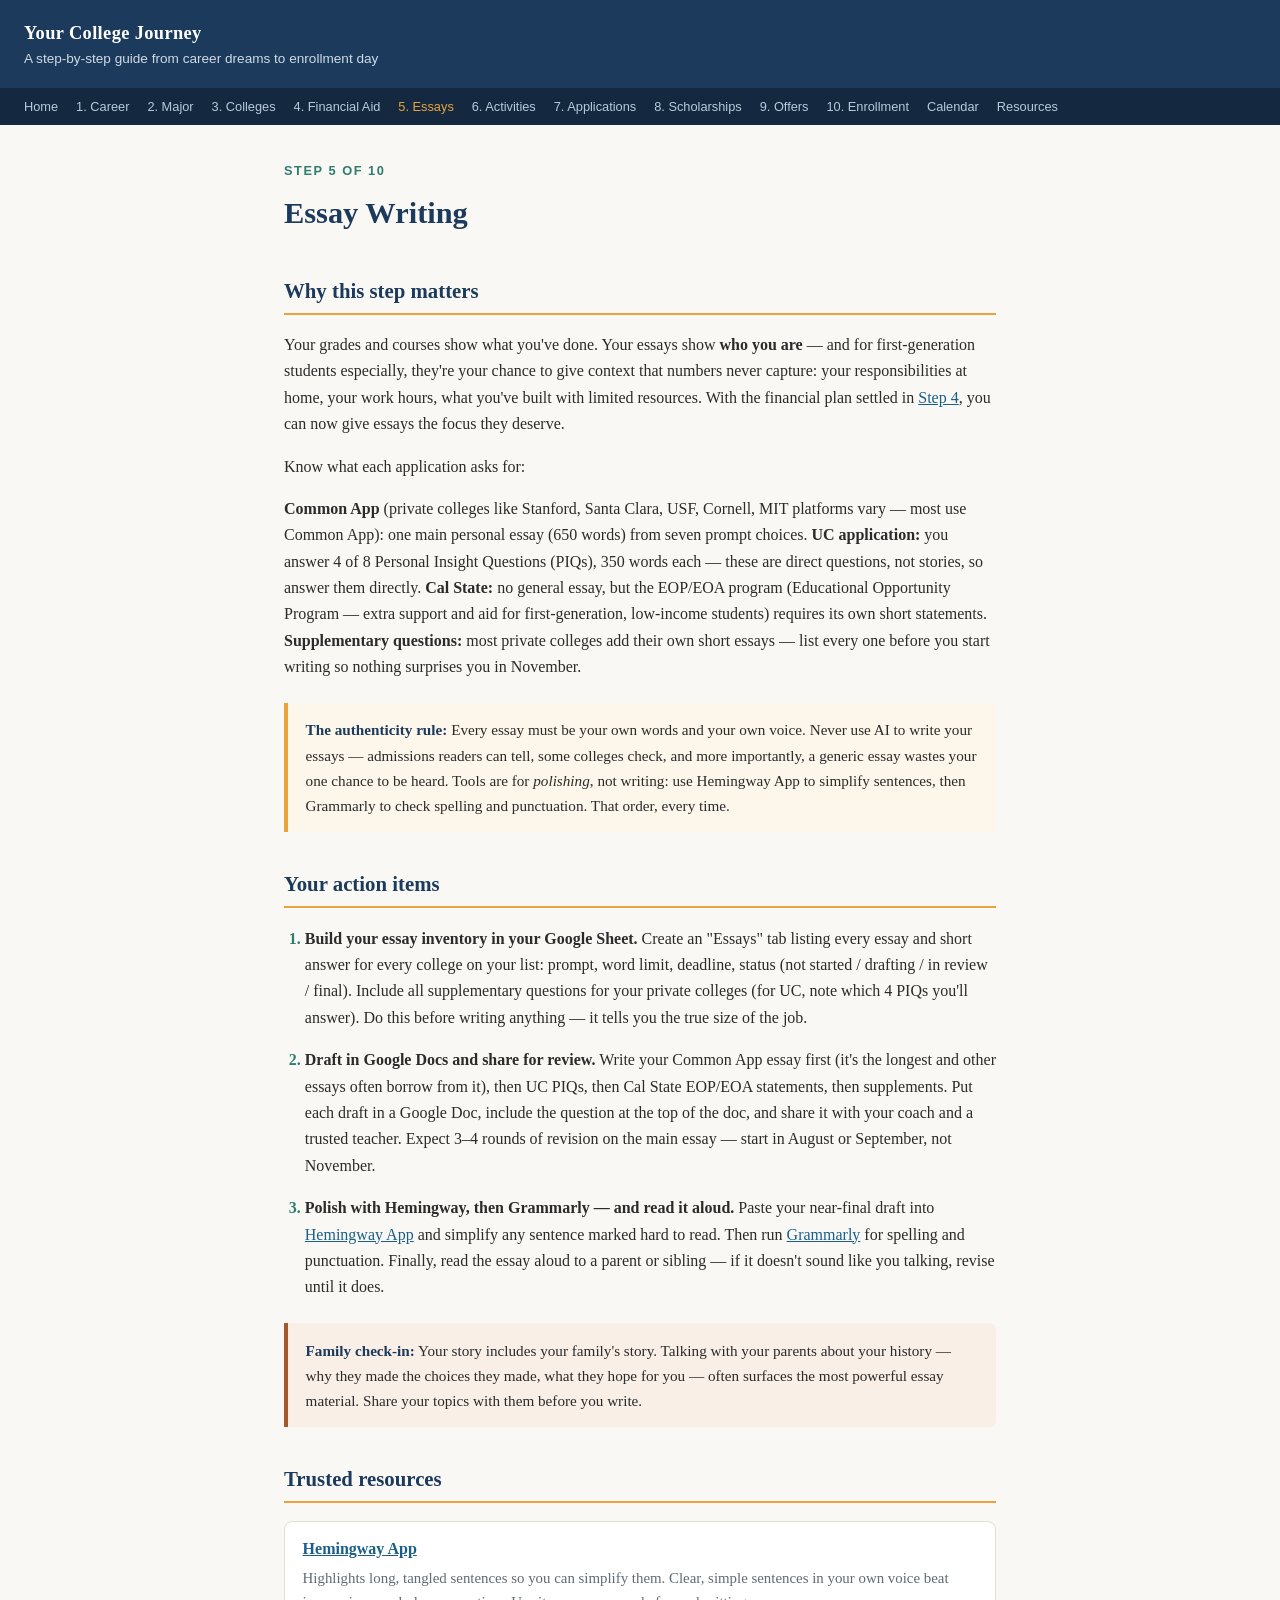
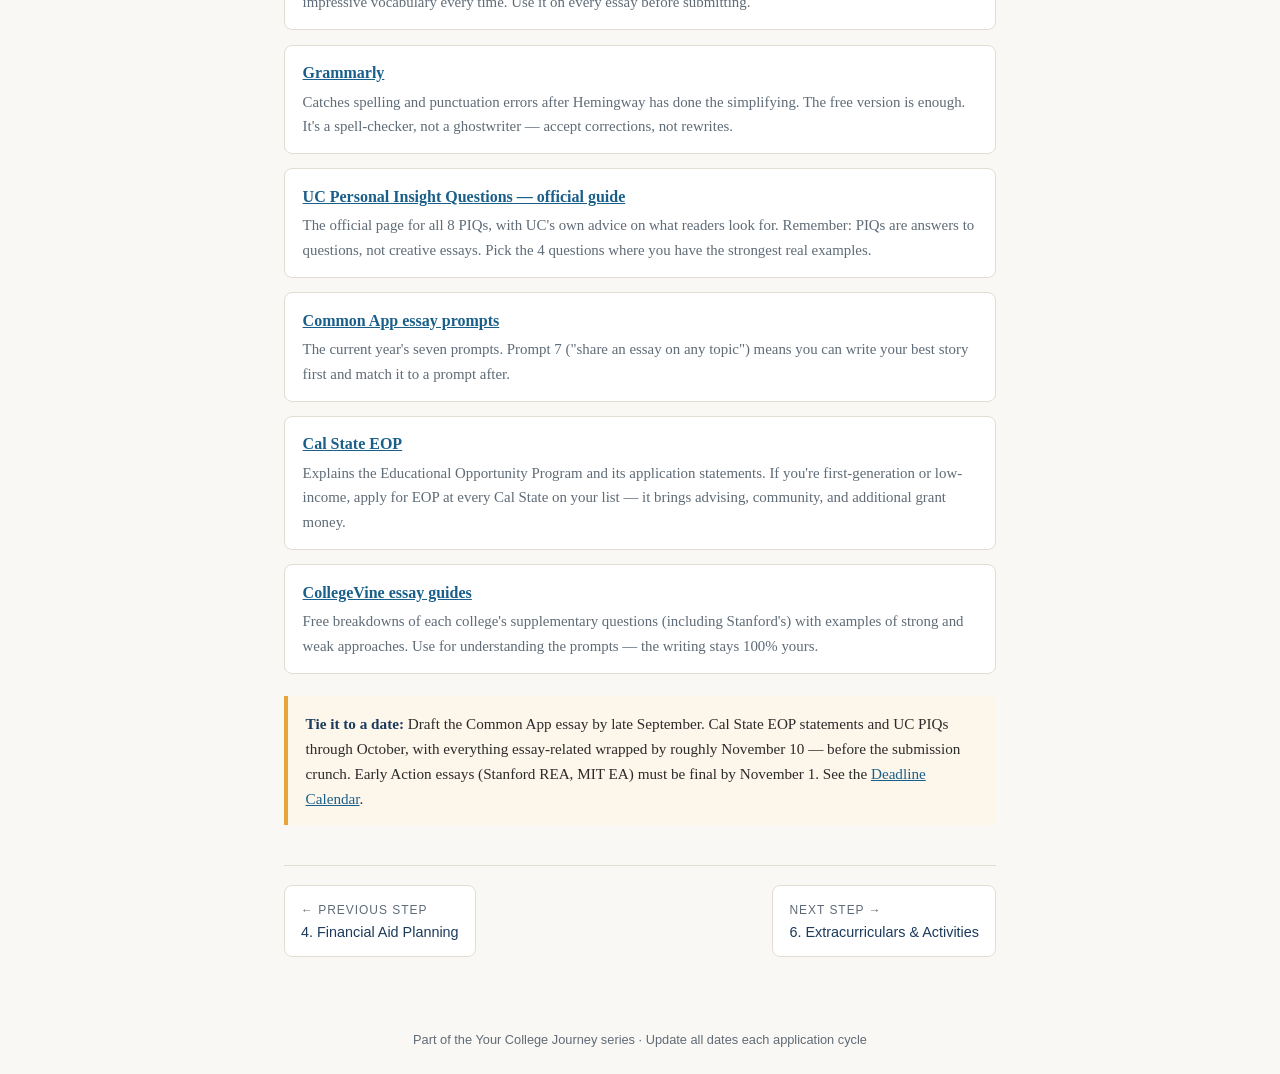
<file: 05-essay-writing.html>
<!DOCTYPE html>
<html lang="en">
<head>
<meta charset="UTF-8">
<meta name="viewport" content="width=device-width, initial-scale=1.0">
<title>Step 5: Essay Writing — Your College Journey</title>
<link rel="stylesheet" href="styles.css">
</head>
<body>
<header class="site">
  <div class="brand"><a href="index.html">Your College Journey</a></div>
  <div class="tagline">A step-by-step guide from career dreams to enrollment day</div>
</header>
<nav class="steps">
  <a href="index.html">Home</a>
  <a href="01-career-exploration.html">1. Career</a>
  <a href="02-major-selection.html">2. Major</a>
  <a href="03-college-selection.html">3. Colleges</a>
  <a href="04-financial-aid.html">4. Financial Aid</a>
  <a href="05-essay-writing.html" class="current">5. Essays</a>
  <a href="06-activities.html">6. Activities</a>
  <a href="07-application-completion.html">7. Applications</a>
  <a href="08-scholarships.html">8. Scholarships</a>
  <a href="09-offer-evaluation.html">9. Offers</a>
  <a href="10-enrollment.html">10. Enrollment</a>
  <a href="deadline-calendar.html">Calendar</a>
  <a href="resources.html">Resources</a>
</nav>
<main>
<span class="step-label">Step 5 of 10</span>
<h1>Essay Writing</h1>

<h2>Why this step matters</h2>
<p>Your grades and courses show what you've done. Your essays show <strong>who you are</strong> — and for first-generation students especially, they're your chance to give context that numbers never capture: your responsibilities at home, your work hours, what you've built with limited resources. With the financial plan settled in <a href="04-financial-aid.html">Step 4</a>, you can now give essays the focus they deserve.</p>
<p>Know what each application asks for:</p>
<p><strong>Common App</strong> (private colleges like Stanford, Santa Clara, USF, Cornell, MIT platforms vary — most use Common App): one main personal essay (650 words) from seven prompt choices. <strong>UC application:</strong> you answer 4 of 8 Personal Insight Questions (PIQs), 350 words each — these are direct questions, not stories, so answer them directly. <strong>Cal State:</strong> no general essay, but the EOP/EOA program (Educational Opportunity Program — extra support and aid for first-generation, low-income students) requires its own short statements. <strong>Supplementary questions:</strong> most private colleges add their own short essays — list every one before you start writing so nothing surprises you in November.</p>
<div class="callout"><strong>The authenticity rule:</strong> Every essay must be your own words and your own voice. Never use AI to write your essays — admissions readers can tell, some colleges check, and more importantly, a generic essay wastes your one chance to be heard. Tools are for <em>polishing</em>, not writing: use Hemingway App to simplify sentences, then Grammarly to check spelling and punctuation. That order, every time.</div>

<h2>Your action items</h2>
<ol class="actions">
  <li><strong>Build your essay inventory in your Google Sheet.</strong> Create an "Essays" tab listing every essay and short answer for every college on your list: prompt, word limit, deadline, status (not started / drafting / in review / final). Include all supplementary questions for your private colleges (for UC, note which 4 PIQs you'll answer). Do this before writing anything — it tells you the true size of the job.</li>
  <li><strong>Draft in Google Docs and share for review.</strong> Write your Common App essay first (it's the longest and other essays often borrow from it), then UC PIQs, then Cal State EOP/EOA statements, then supplements. Put each draft in a Google Doc, include the question at the top of the doc, and share it with your coach and a trusted teacher. Expect 3–4 rounds of revision on the main essay — start in August or September, not November.</li>
  <li><strong>Polish with Hemingway, then Grammarly — and read it aloud.</strong> Paste your near-final draft into <a href="https://hemingwayapp.com/" target="_blank" rel="noopener">Hemingway App</a> and simplify any sentence marked hard to read. Then run <a href="https://www.grammarly.com/" target="_blank" rel="noopener">Grammarly</a> for spelling and punctuation. Finally, read the essay aloud to a parent or sibling — if it doesn't sound like you talking, revise until it does.</li>
</ol>

<div class="callout family"><strong>Family check-in:</strong> Your story includes your family's story. Talking with your parents about your history — why they made the choices they made, what they hope for you — often surfaces the most powerful essay material. Share your topics with them before you write.</div>

<h2>Trusted resources</h2>
<div class="resource">
  <div class="rname"><a href="https://hemingwayapp.com/" target="_blank" rel="noopener">Hemingway App</a></div>
  <div class="rwhy">Highlights long, tangled sentences so you can simplify them. Clear, simple sentences in your own voice beat impressive vocabulary every time. Use it on every essay before submitting.</div>
</div>
<div class="resource">
  <div class="rname"><a href="https://www.grammarly.com/" target="_blank" rel="noopener">Grammarly</a></div>
  <div class="rwhy">Catches spelling and punctuation errors after Hemingway has done the simplifying. The free version is enough. It's a spell-checker, not a ghostwriter — accept corrections, not rewrites.</div>
</div>
<div class="resource">
  <div class="rname"><a href="https://admission.universityofcalifornia.edu/how-to-apply/applying-as-a-freshman/personal-insight-questions.html" target="_blank" rel="noopener">UC Personal Insight Questions — official guide</a></div>
  <div class="rwhy">The official page for all 8 PIQs, with UC's own advice on what readers look for. Remember: PIQs are answers to questions, not creative essays. Pick the 4 questions where you have the strongest real examples.</div>
</div>
<div class="resource">
  <div class="rname"><a href="https://www.commonapp.org/apply/essay-prompts" target="_blank" rel="noopener">Common App essay prompts</a></div>
  <div class="rwhy">The current year's seven prompts. Prompt 7 ("share an essay on any topic") means you can write your best story first and match it to a prompt after.</div>
</div>
<div class="resource">
  <div class="rname"><a href="https://www.calstate.edu/attend/student-services/eop" target="_blank" rel="noopener">Cal State EOP</a></div>
  <div class="rwhy">Explains the Educational Opportunity Program and its application statements. If you're first-generation or low-income, apply for EOP at every Cal State on your list — it brings advising, community, and additional grant money.</div>
</div>
<div class="resource">
  <div class="rname"><a href="https://blog.collegevine.com/" target="_blank" rel="noopener">CollegeVine essay guides</a></div>
  <div class="rwhy">Free breakdowns of each college's supplementary questions (including Stanford's) with examples of strong and weak approaches. Use for understanding the prompts — the writing stays 100% yours.</div>
</div>

<div class="callout"><strong>Tie it to a date:</strong> Draft the Common App essay by late September. Cal State EOP statements and UC PIQs through October, with everything essay-related wrapped by roughly November 10 — before the submission crunch. Early Action essays (Stanford REA, MIT EA) must be final by November 1. See the <a href="deadline-calendar.html">Deadline Calendar</a>.</div>

<div class="prevnext">
  <a href="04-financial-aid.html"><span class="dir">&larr; Previous step</span><br>4. Financial Aid Planning</a>
  <a href="06-activities.html"><span class="dir">Next step &rarr;</span><br>6. Extracurriculars &amp; Activities</a>
</div>
</main>
<footer class="site">Part of the Your College Journey series &middot; Update all dates each application cycle</footer>
</body>
</html>
</file>
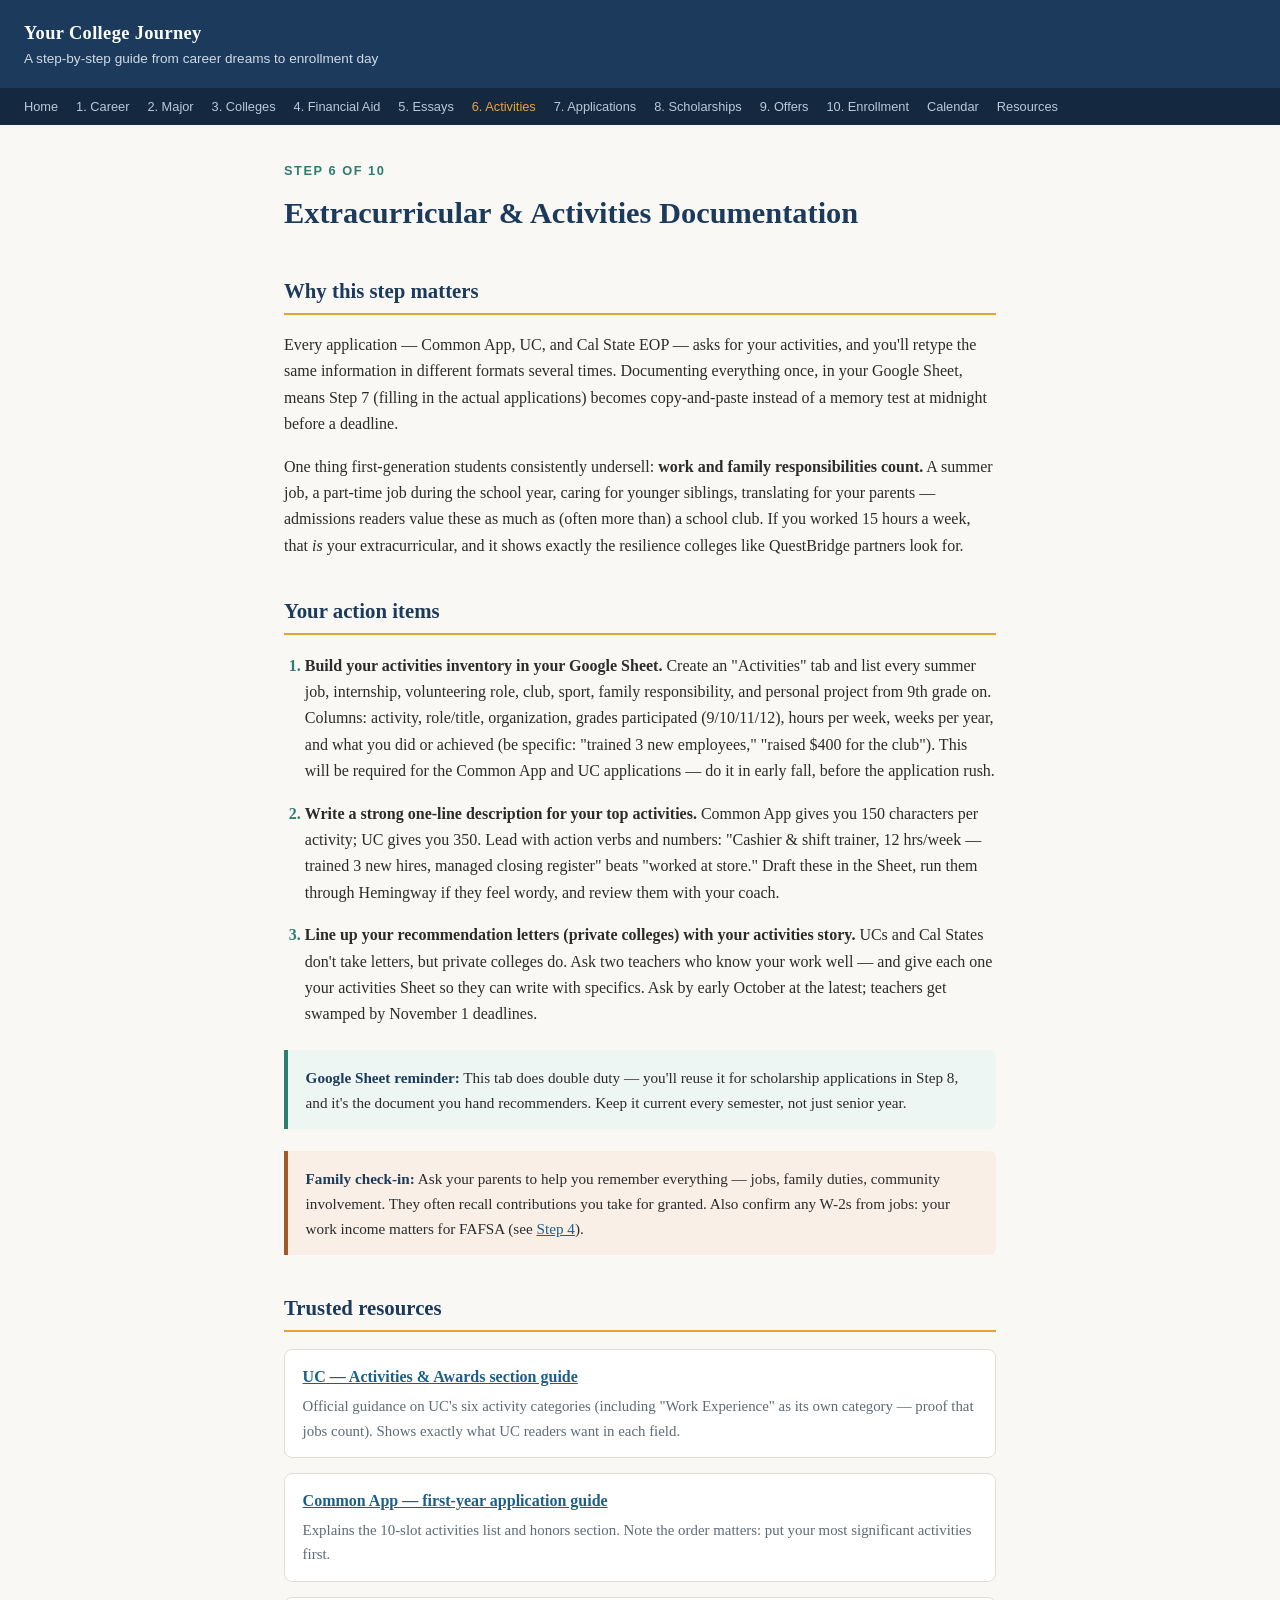
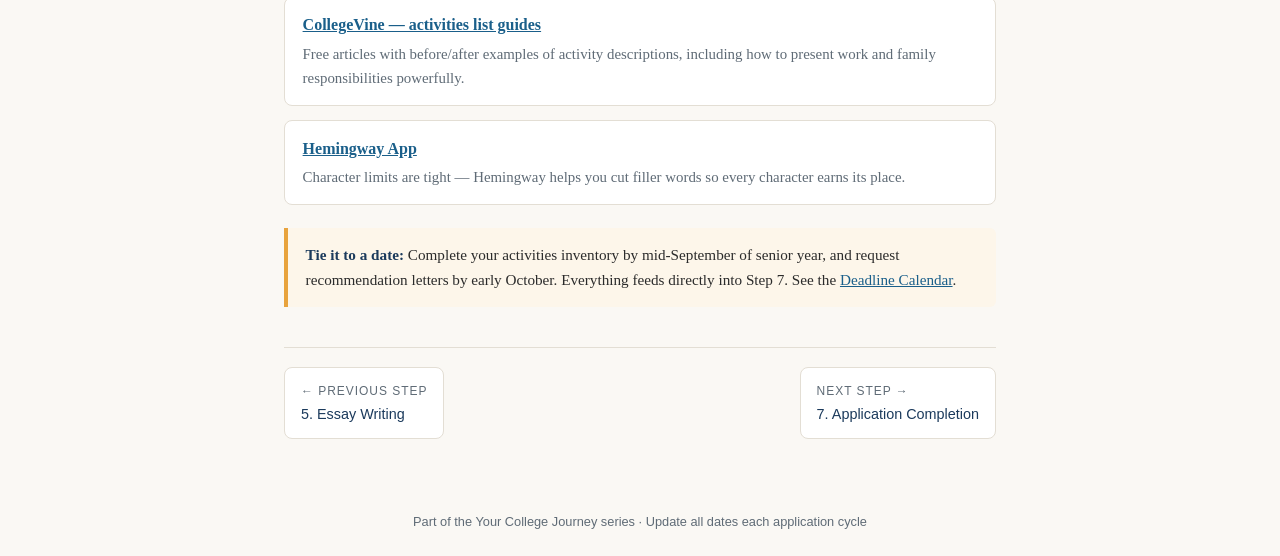
<file: 06-activities.html>
<!DOCTYPE html>
<html lang="en">
<head>
<meta charset="UTF-8">
<meta name="viewport" content="width=device-width, initial-scale=1.0">
<title>Step 6: Extracurriculars &amp; Activities — Your College Journey</title>
<link rel="stylesheet" href="styles.css">
</head>
<body>
<header class="site">
  <div class="brand"><a href="index.html">Your College Journey</a></div>
  <div class="tagline">A step-by-step guide from career dreams to enrollment day</div>
</header>
<nav class="steps">
  <a href="index.html">Home</a>
  <a href="01-career-exploration.html">1. Career</a>
  <a href="02-major-selection.html">2. Major</a>
  <a href="03-college-selection.html">3. Colleges</a>
  <a href="04-financial-aid.html">4. Financial Aid</a>
  <a href="05-essay-writing.html">5. Essays</a>
  <a href="06-activities.html" class="current">6. Activities</a>
  <a href="07-application-completion.html">7. Applications</a>
  <a href="08-scholarships.html">8. Scholarships</a>
  <a href="09-offer-evaluation.html">9. Offers</a>
  <a href="10-enrollment.html">10. Enrollment</a>
  <a href="deadline-calendar.html">Calendar</a>
  <a href="resources.html">Resources</a>
</nav>
<main>
<span class="step-label">Step 6 of 10</span>
<h1>Extracurricular &amp; Activities Documentation</h1>

<h2>Why this step matters</h2>
<p>Every application — Common App, UC, and Cal State EOP — asks for your activities, and you'll retype the same information in different formats several times. Documenting everything once, in your Google Sheet, means Step 7 (filling in the actual applications) becomes copy-and-paste instead of a memory test at midnight before a deadline.</p>
<p>One thing first-generation students consistently undersell: <strong>work and family responsibilities count.</strong> A summer job, a part-time job during the school year, caring for younger siblings, translating for your parents — admissions readers value these as much as (often more than) a school club. If you worked 15 hours a week, that <em>is</em> your extracurricular, and it shows exactly the resilience colleges like QuestBridge partners look for.</p>

<h2>Your action items</h2>
<ol class="actions">
  <li><strong>Build your activities inventory in your Google Sheet.</strong> Create an "Activities" tab and list every summer job, internship, volunteering role, club, sport, family responsibility, and personal project from 9th grade on. Columns: activity, role/title, organization, grades participated (9/10/11/12), hours per week, weeks per year, and what you did or achieved (be specific: "trained 3 new employees," "raised $400 for the club"). This will be required for the Common App and UC applications — do it in early fall, before the application rush.</li>
  <li><strong>Write a strong one-line description for your top activities.</strong> Common App gives you 150 characters per activity; UC gives you 350. Lead with action verbs and numbers: "Cashier &amp; shift trainer, 12 hrs/week — trained 3 new hires, managed closing register" beats "worked at store." Draft these in the Sheet, run them through Hemingway if they feel wordy, and review them with your coach.</li>
  <li><strong>Line up your recommendation letters (private colleges) with your activities story.</strong> UCs and Cal States don't take letters, but private colleges do. Ask two teachers who know your work well — and give each one your activities Sheet so they can write with specifics. Ask by early October at the latest; teachers get swamped by November 1 deadlines.</li>
</ol>

<div class="callout sheet"><strong>Google Sheet reminder:</strong> This tab does double duty — you'll reuse it for scholarship applications in Step 8, and it's the document you hand recommenders. Keep it current every semester, not just senior year.</div>

<div class="callout family"><strong>Family check-in:</strong> Ask your parents to help you remember everything — jobs, family duties, community involvement. They often recall contributions you take for granted. Also confirm any W-2s from jobs: your work income matters for FAFSA (see <a href="04-financial-aid.html">Step 4</a>).</div>

<h2>Trusted resources</h2>
<div class="resource">
  <div class="rname"><a href="https://admission.universityofcalifornia.edu/how-to-apply/applying-as-a-freshman/activities-awards.html" target="_blank" rel="noopener">UC — Activities &amp; Awards section guide</a></div>
  <div class="rwhy">Official guidance on UC's six activity categories (including "Work Experience" as its own category — proof that jobs count). Shows exactly what UC readers want in each field.</div>
</div>
<div class="resource">
  <div class="rname"><a href="https://www.commonapp.org/apply/first-year-students" target="_blank" rel="noopener">Common App — first-year application guide</a></div>
  <div class="rwhy">Explains the 10-slot activities list and honors section. Note the order matters: put your most significant activities first.</div>
</div>
<div class="resource">
  <div class="rname"><a href="https://blog.collegevine.com/" target="_blank" rel="noopener">CollegeVine — activities list guides</a></div>
  <div class="rwhy">Free articles with before/after examples of activity descriptions, including how to present work and family responsibilities powerfully.</div>
</div>
<div class="resource">
  <div class="rname"><a href="https://hemingwayapp.com/" target="_blank" rel="noopener">Hemingway App</a></div>
  <div class="rwhy">Character limits are tight — Hemingway helps you cut filler words so every character earns its place.</div>
</div>

<div class="callout"><strong>Tie it to a date:</strong> Complete your activities inventory by mid-September of senior year, and request recommendation letters by early October. Everything feeds directly into Step 7. See the <a href="deadline-calendar.html">Deadline Calendar</a>.</div>

<div class="prevnext">
  <a href="05-essay-writing.html"><span class="dir">&larr; Previous step</span><br>5. Essay Writing</a>
  <a href="07-application-completion.html"><span class="dir">Next step &rarr;</span><br>7. Application Completion</a>
</div>
</main>
<footer class="site">Part of the Your College Journey series &middot; Update all dates each application cycle</footer>
</body>
</html>
</file>
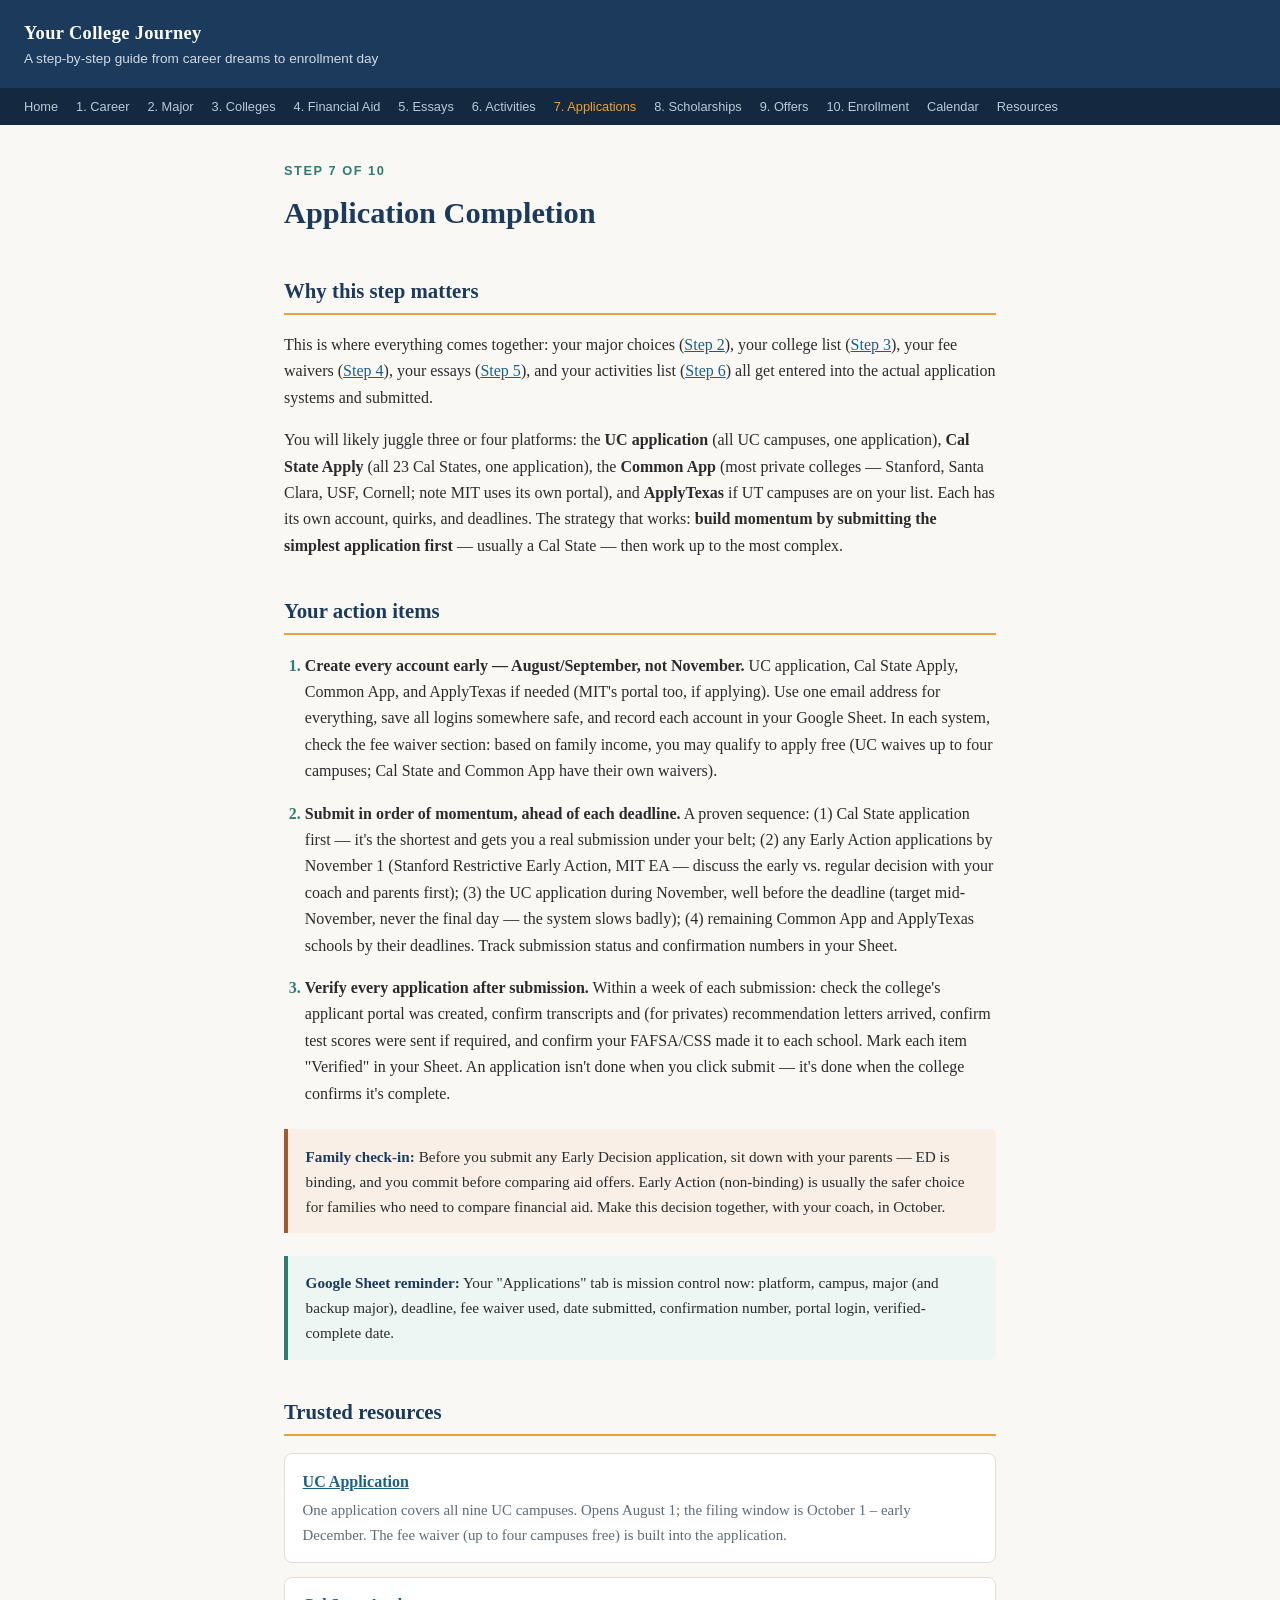
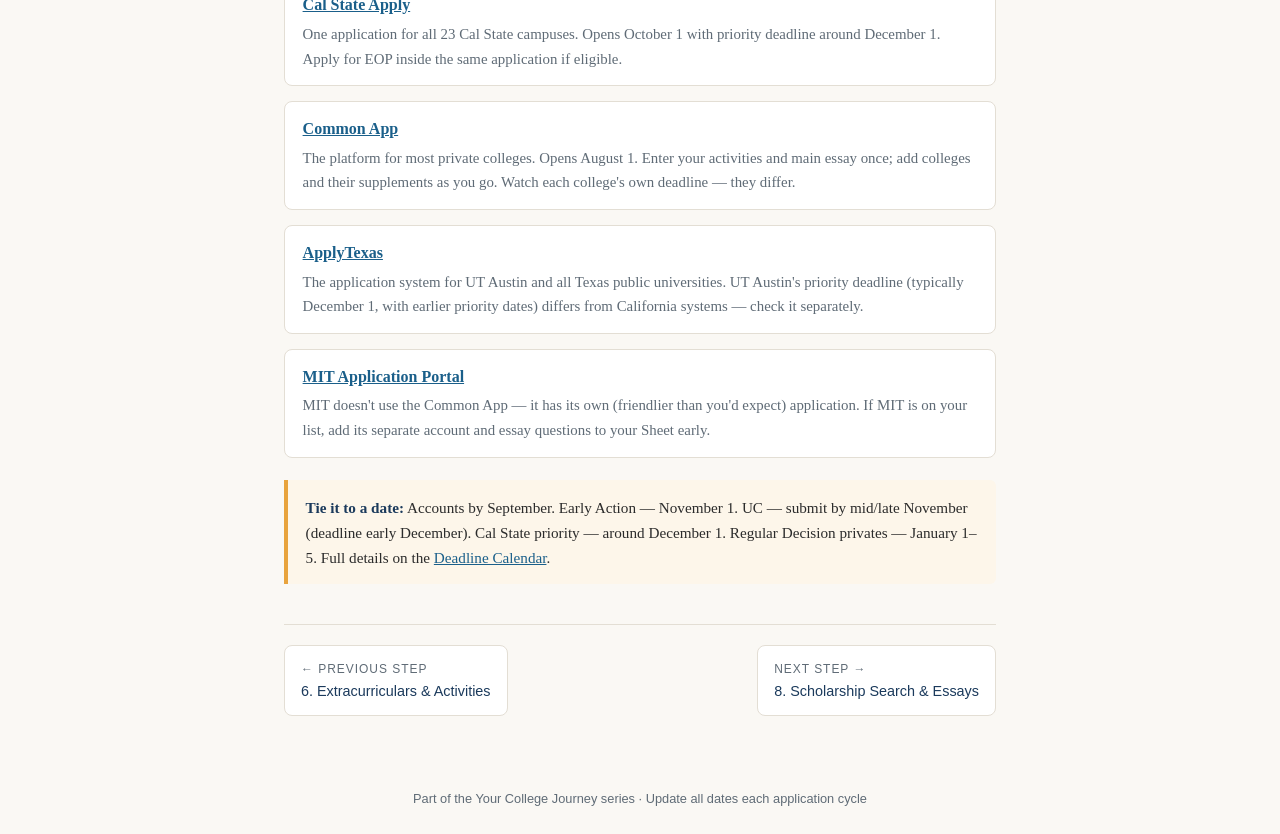
<file: 07-application-completion.html>
<!DOCTYPE html>
<html lang="en">
<head>
<meta charset="UTF-8">
<meta name="viewport" content="width=device-width, initial-scale=1.0">
<title>Step 7: Application Completion — Your College Journey</title>
<link rel="stylesheet" href="styles.css">
</head>
<body>
<header class="site">
  <div class="brand"><a href="index.html">Your College Journey</a></div>
  <div class="tagline">A step-by-step guide from career dreams to enrollment day</div>
</header>
<nav class="steps">
  <a href="index.html">Home</a>
  <a href="01-career-exploration.html">1. Career</a>
  <a href="02-major-selection.html">2. Major</a>
  <a href="03-college-selection.html">3. Colleges</a>
  <a href="04-financial-aid.html">4. Financial Aid</a>
  <a href="05-essay-writing.html">5. Essays</a>
  <a href="06-activities.html">6. Activities</a>
  <a href="07-application-completion.html" class="current">7. Applications</a>
  <a href="08-scholarships.html">8. Scholarships</a>
  <a href="09-offer-evaluation.html">9. Offers</a>
  <a href="10-enrollment.html">10. Enrollment</a>
  <a href="deadline-calendar.html">Calendar</a>
  <a href="resources.html">Resources</a>
</nav>
<main>
<span class="step-label">Step 7 of 10</span>
<h1>Application Completion</h1>

<h2>Why this step matters</h2>
<p>This is where everything comes together: your major choices (<a href="02-major-selection.html">Step 2</a>), your college list (<a href="03-college-selection.html">Step 3</a>), your fee waivers (<a href="04-financial-aid.html">Step 4</a>), your essays (<a href="05-essay-writing.html">Step 5</a>), and your activities list (<a href="06-activities.html">Step 6</a>) all get entered into the actual application systems and submitted.</p>
<p>You will likely juggle three or four platforms: the <strong>UC application</strong> (all UC campuses, one application), <strong>Cal State Apply</strong> (all 23 Cal States, one application), the <strong>Common App</strong> (most private colleges — Stanford, Santa Clara, USF, Cornell; note MIT uses its own portal), and <strong>ApplyTexas</strong> if UT campuses are on your list. Each has its own account, quirks, and deadlines. The strategy that works: <strong>build momentum by submitting the simplest application first</strong> — usually a Cal State — then work up to the most complex.</p>

<h2>Your action items</h2>
<ol class="actions">
  <li><strong>Create every account early — August/September, not November.</strong> UC application, Cal State Apply, Common App, and ApplyTexas if needed (MIT's portal too, if applying). Use one email address for everything, save all logins somewhere safe, and record each account in your Google Sheet. In each system, check the fee waiver section: based on family income, you may qualify to apply free (UC waives up to four campuses; Cal State and Common App have their own waivers).</li>
  <li><strong>Submit in order of momentum, ahead of each deadline.</strong> A proven sequence: (1) Cal State application first — it's the shortest and gets you a real submission under your belt; (2) any Early Action applications by November 1 (Stanford Restrictive Early Action, MIT EA — discuss the early vs. regular decision with your coach and parents first); (3) the UC application during November, well before the deadline (target mid-November, never the final day — the system slows badly); (4) remaining Common App and ApplyTexas schools by their deadlines. Track submission status and confirmation numbers in your Sheet.</li>
  <li><strong>Verify every application after submission.</strong> Within a week of each submission: check the college's applicant portal was created, confirm transcripts and (for privates) recommendation letters arrived, confirm test scores were sent if required, and confirm your FAFSA/CSS made it to each school. Mark each item "Verified" in your Sheet. An application isn't done when you click submit — it's done when the college confirms it's complete.</li>
</ol>

<div class="callout family"><strong>Family check-in:</strong> Before you submit any Early Decision application, sit down with your parents — ED is binding, and you commit before comparing aid offers. Early Action (non-binding) is usually the safer choice for families who need to compare financial aid. Make this decision together, with your coach, in October.</div>

<div class="callout sheet"><strong>Google Sheet reminder:</strong> Your "Applications" tab is mission control now: platform, campus, major (and backup major), deadline, fee waiver used, date submitted, confirmation number, portal login, verified-complete date.</div>

<h2>Trusted resources</h2>
<div class="resource">
  <div class="rname"><a href="https://admission.universityofcalifornia.edu/apply-now.html" target="_blank" rel="noopener">UC Application</a></div>
  <div class="rwhy">One application covers all nine UC campuses. Opens August 1; the filing window is October 1 – early December. The fee waiver (up to four campuses free) is built into the application.</div>
</div>
<div class="resource">
  <div class="rname"><a href="https://www.calstate.edu/apply" target="_blank" rel="noopener">Cal State Apply</a></div>
  <div class="rwhy">One application for all 23 Cal State campuses. Opens October 1 with priority deadline around December 1. Apply for EOP inside the same application if eligible.</div>
</div>
<div class="resource">
  <div class="rname"><a href="https://www.commonapp.org/" target="_blank" rel="noopener">Common App</a></div>
  <div class="rwhy">The platform for most private colleges. Opens August 1. Enter your activities and main essay once; add colleges and their supplements as you go. Watch each college's own deadline — they differ.</div>
</div>
<div class="resource">
  <div class="rname"><a href="https://www.applytexas.org/" target="_blank" rel="noopener">ApplyTexas</a></div>
  <div class="rwhy">The application system for UT Austin and all Texas public universities. UT Austin's priority deadline (typically December 1, with earlier priority dates) differs from California systems — check it separately.</div>
</div>
<div class="resource">
  <div class="rname"><a href="https://apply.mitadmissions.org/" target="_blank" rel="noopener">MIT Application Portal</a></div>
  <div class="rwhy">MIT doesn't use the Common App — it has its own (friendlier than you'd expect) application. If MIT is on your list, add its separate account and essay questions to your Sheet early.</div>
</div>

<div class="callout"><strong>Tie it to a date:</strong> Accounts by September. Early Action — November 1. UC — submit by mid/late November (deadline early December). Cal State priority — around December 1. Regular Decision privates — January 1–5. Full details on the <a href="deadline-calendar.html">Deadline Calendar</a>.</div>

<div class="prevnext">
  <a href="06-activities.html"><span class="dir">&larr; Previous step</span><br>6. Extracurriculars &amp; Activities</a>
  <a href="08-scholarships.html"><span class="dir">Next step &rarr;</span><br>8. Scholarship Search &amp; Essays</a>
</div>
</main>
<footer class="site">Part of the Your College Journey series &middot; Update all dates each application cycle</footer>
</body>
</html>
</file>
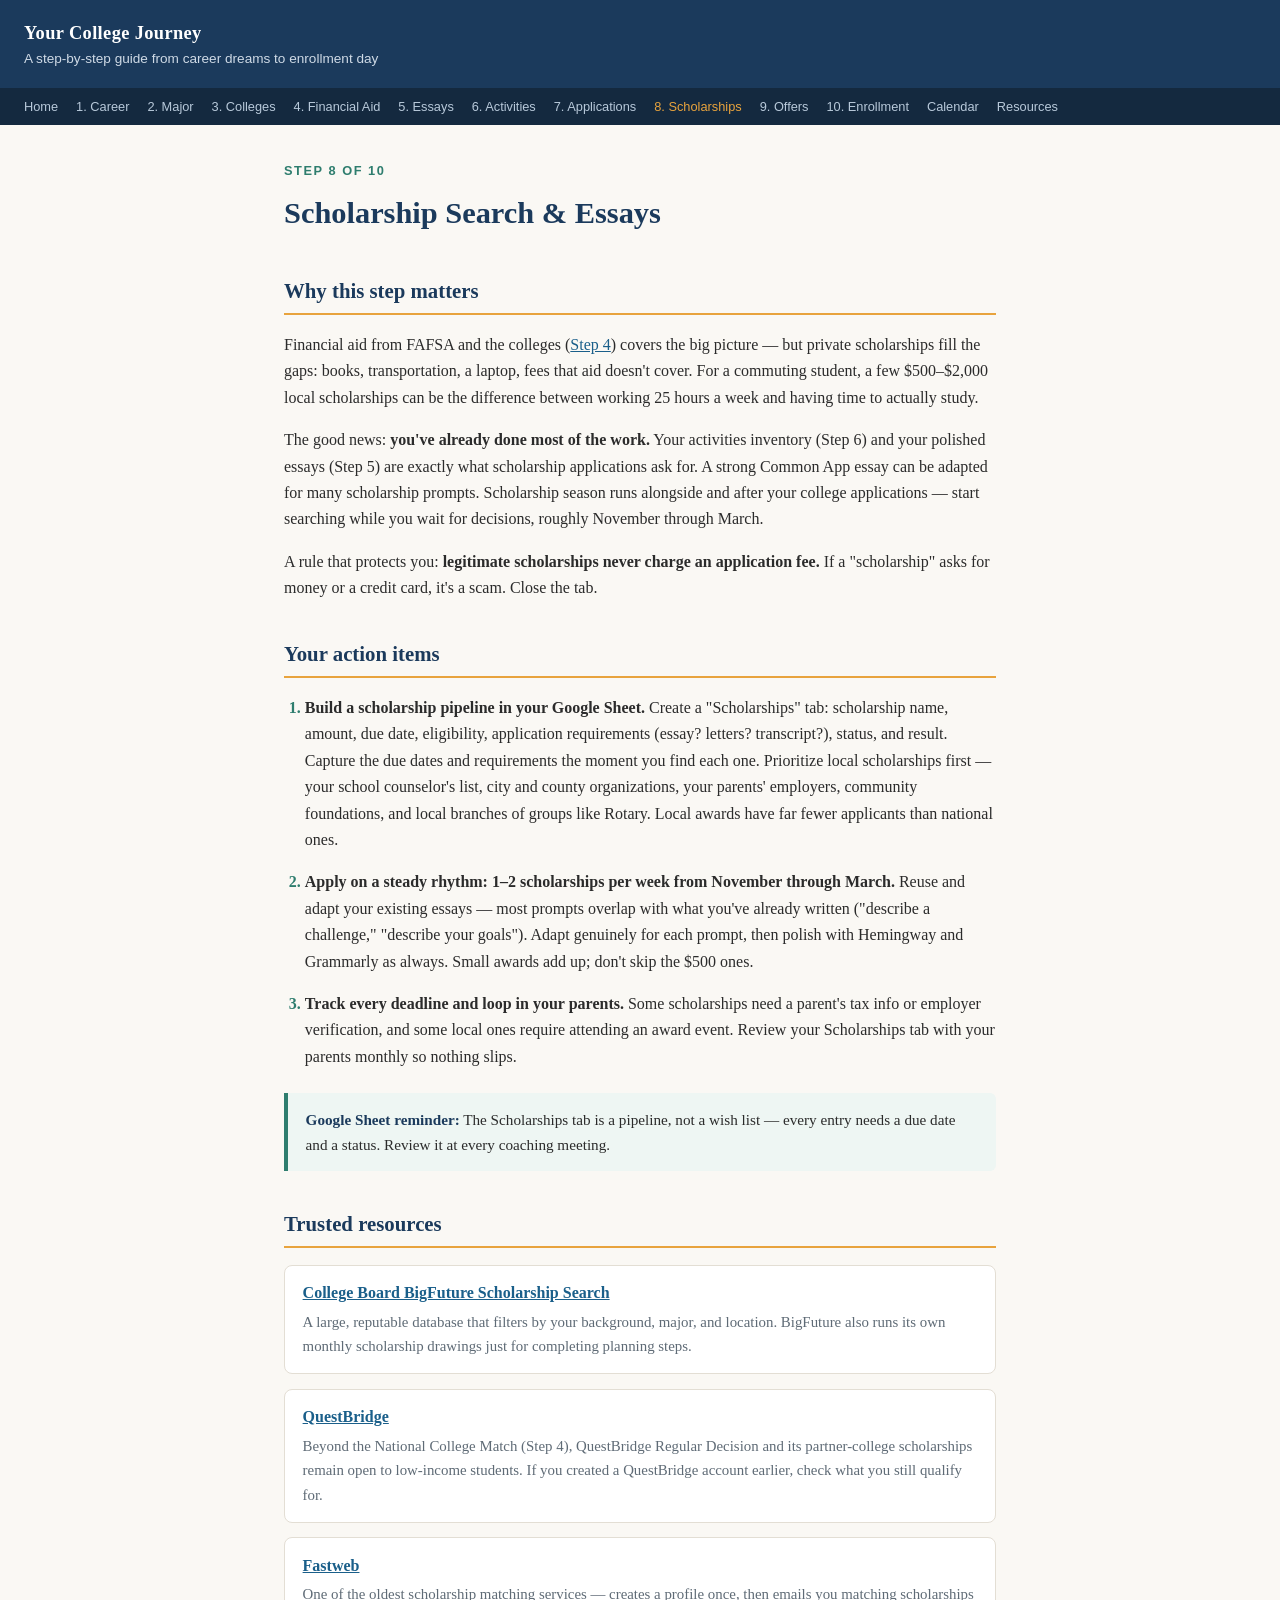
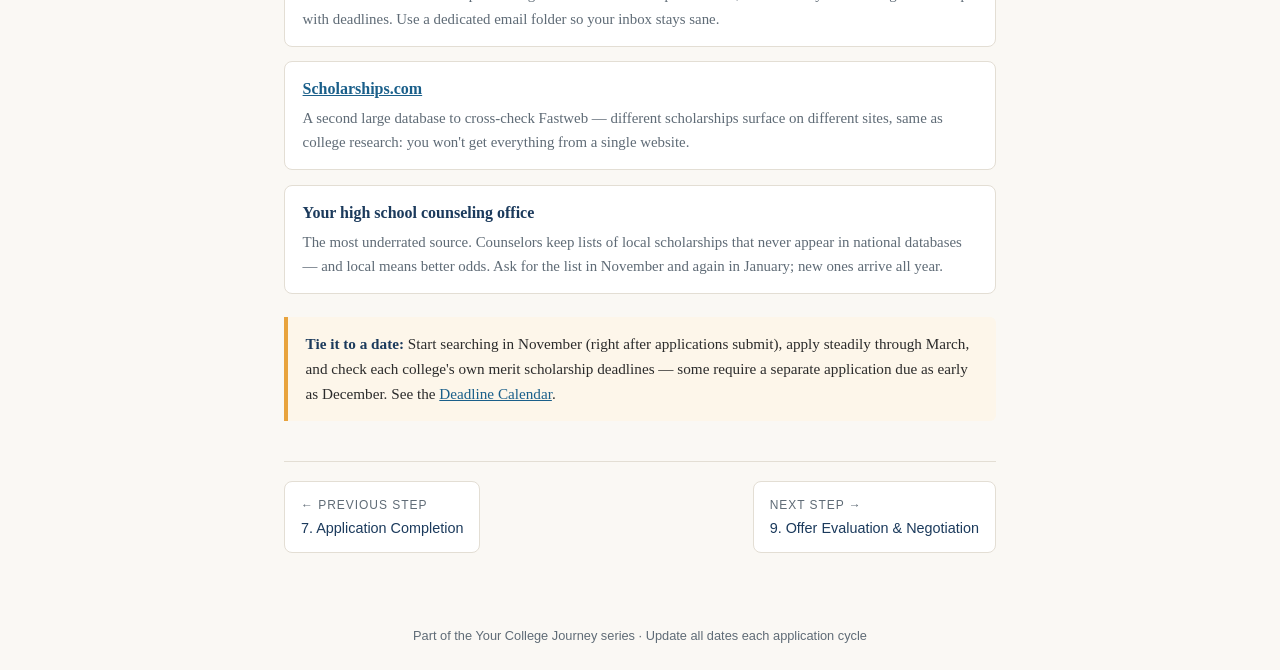
<file: 08-scholarships.html>
<!DOCTYPE html>
<html lang="en">
<head>
<meta charset="UTF-8">
<meta name="viewport" content="width=device-width, initial-scale=1.0">
<title>Step 8: Scholarship Search &amp; Essays — Your College Journey</title>
<link rel="stylesheet" href="styles.css">
</head>
<body>
<header class="site">
  <div class="brand"><a href="index.html">Your College Journey</a></div>
  <div class="tagline">A step-by-step guide from career dreams to enrollment day</div>
</header>
<nav class="steps">
  <a href="index.html">Home</a>
  <a href="01-career-exploration.html">1. Career</a>
  <a href="02-major-selection.html">2. Major</a>
  <a href="03-college-selection.html">3. Colleges</a>
  <a href="04-financial-aid.html">4. Financial Aid</a>
  <a href="05-essay-writing.html">5. Essays</a>
  <a href="06-activities.html">6. Activities</a>
  <a href="07-application-completion.html">7. Applications</a>
  <a href="08-scholarships.html" class="current">8. Scholarships</a>
  <a href="09-offer-evaluation.html">9. Offers</a>
  <a href="10-enrollment.html">10. Enrollment</a>
  <a href="deadline-calendar.html">Calendar</a>
  <a href="resources.html">Resources</a>
</nav>
<main>
<span class="step-label">Step 8 of 10</span>
<h1>Scholarship Search &amp; Essays</h1>

<h2>Why this step matters</h2>
<p>Financial aid from FAFSA and the colleges (<a href="04-financial-aid.html">Step 4</a>) covers the big picture — but private scholarships fill the gaps: books, transportation, a laptop, fees that aid doesn't cover. For a commuting student, a few $500–$2,000 local scholarships can be the difference between working 25 hours a week and having time to actually study.</p>
<p>The good news: <strong>you've already done most of the work.</strong> Your activities inventory (Step 6) and your polished essays (Step 5) are exactly what scholarship applications ask for. A strong Common App essay can be adapted for many scholarship prompts. Scholarship season runs alongside and after your college applications — start searching while you wait for decisions, roughly November through March.</p>
<p>A rule that protects you: <strong>legitimate scholarships never charge an application fee.</strong> If a "scholarship" asks for money or a credit card, it's a scam. Close the tab.</p>

<h2>Your action items</h2>
<ol class="actions">
  <li><strong>Build a scholarship pipeline in your Google Sheet.</strong> Create a "Scholarships" tab: scholarship name, amount, due date, eligibility, application requirements (essay? letters? transcript?), status, and result. Capture the due dates and requirements the moment you find each one. Prioritize local scholarships first — your school counselor's list, city and county organizations, your parents' employers, community foundations, and local branches of groups like Rotary. Local awards have far fewer applicants than national ones.</li>
  <li><strong>Apply on a steady rhythm: 1–2 scholarships per week from November through March.</strong> Reuse and adapt your existing essays — most prompts overlap with what you've already written ("describe a challenge," "describe your goals"). Adapt genuinely for each prompt, then polish with Hemingway and Grammarly as always. Small awards add up; don't skip the $500 ones.</li>
  <li><strong>Track every deadline and loop in your parents.</strong> Some scholarships need a parent's tax info or employer verification, and some local ones require attending an award event. Review your Scholarships tab with your parents monthly so nothing slips.</li>
</ol>

<div class="callout sheet"><strong>Google Sheet reminder:</strong> The Scholarships tab is a pipeline, not a wish list — every entry needs a due date and a status. Review it at every coaching meeting.</div>

<h2>Trusted resources</h2>
<div class="resource">
  <div class="rname"><a href="https://bigfuture.collegeboard.org/scholarship-search" target="_blank" rel="noopener">College Board BigFuture Scholarship Search</a></div>
  <div class="rwhy">A large, reputable database that filters by your background, major, and location. BigFuture also runs its own monthly scholarship drawings just for completing planning steps.</div>
</div>
<div class="resource">
  <div class="rname"><a href="https://www.questbridge.org/" target="_blank" rel="noopener">QuestBridge</a></div>
  <div class="rwhy">Beyond the National College Match (Step 4), QuestBridge Regular Decision and its partner-college scholarships remain open to low-income students. If you created a QuestBridge account earlier, check what you still qualify for.</div>
</div>
<div class="resource">
  <div class="rname"><a href="https://www.fastweb.com/" target="_blank" rel="noopener">Fastweb</a></div>
  <div class="rwhy">One of the oldest scholarship matching services — creates a profile once, then emails you matching scholarships with deadlines. Use a dedicated email folder so your inbox stays sane.</div>
</div>
<div class="resource">
  <div class="rname"><a href="https://www.scholarships.com/" target="_blank" rel="noopener">Scholarships.com</a></div>
  <div class="rwhy">A second large database to cross-check Fastweb — different scholarships surface on different sites, same as college research: you won't get everything from a single website.</div>
</div>
<div class="resource">
  <div class="rname">Your high school counseling office</div>
  <div class="rwhy">The most underrated source. Counselors keep lists of local scholarships that never appear in national databases — and local means better odds. Ask for the list in November and again in January; new ones arrive all year.</div>
</div>

<div class="callout"><strong>Tie it to a date:</strong> Start searching in November (right after applications submit), apply steadily through March, and check each college's own merit scholarship deadlines — some require a separate application due as early as December. See the <a href="deadline-calendar.html">Deadline Calendar</a>.</div>

<div class="prevnext">
  <a href="07-application-completion.html"><span class="dir">&larr; Previous step</span><br>7. Application Completion</a>
  <a href="09-offer-evaluation.html"><span class="dir">Next step &rarr;</span><br>9. Offer Evaluation &amp; Negotiation</a>
</div>
</main>
<footer class="site">Part of the Your College Journey series &middot; Update all dates each application cycle</footer>
</body>
</html>
</file>
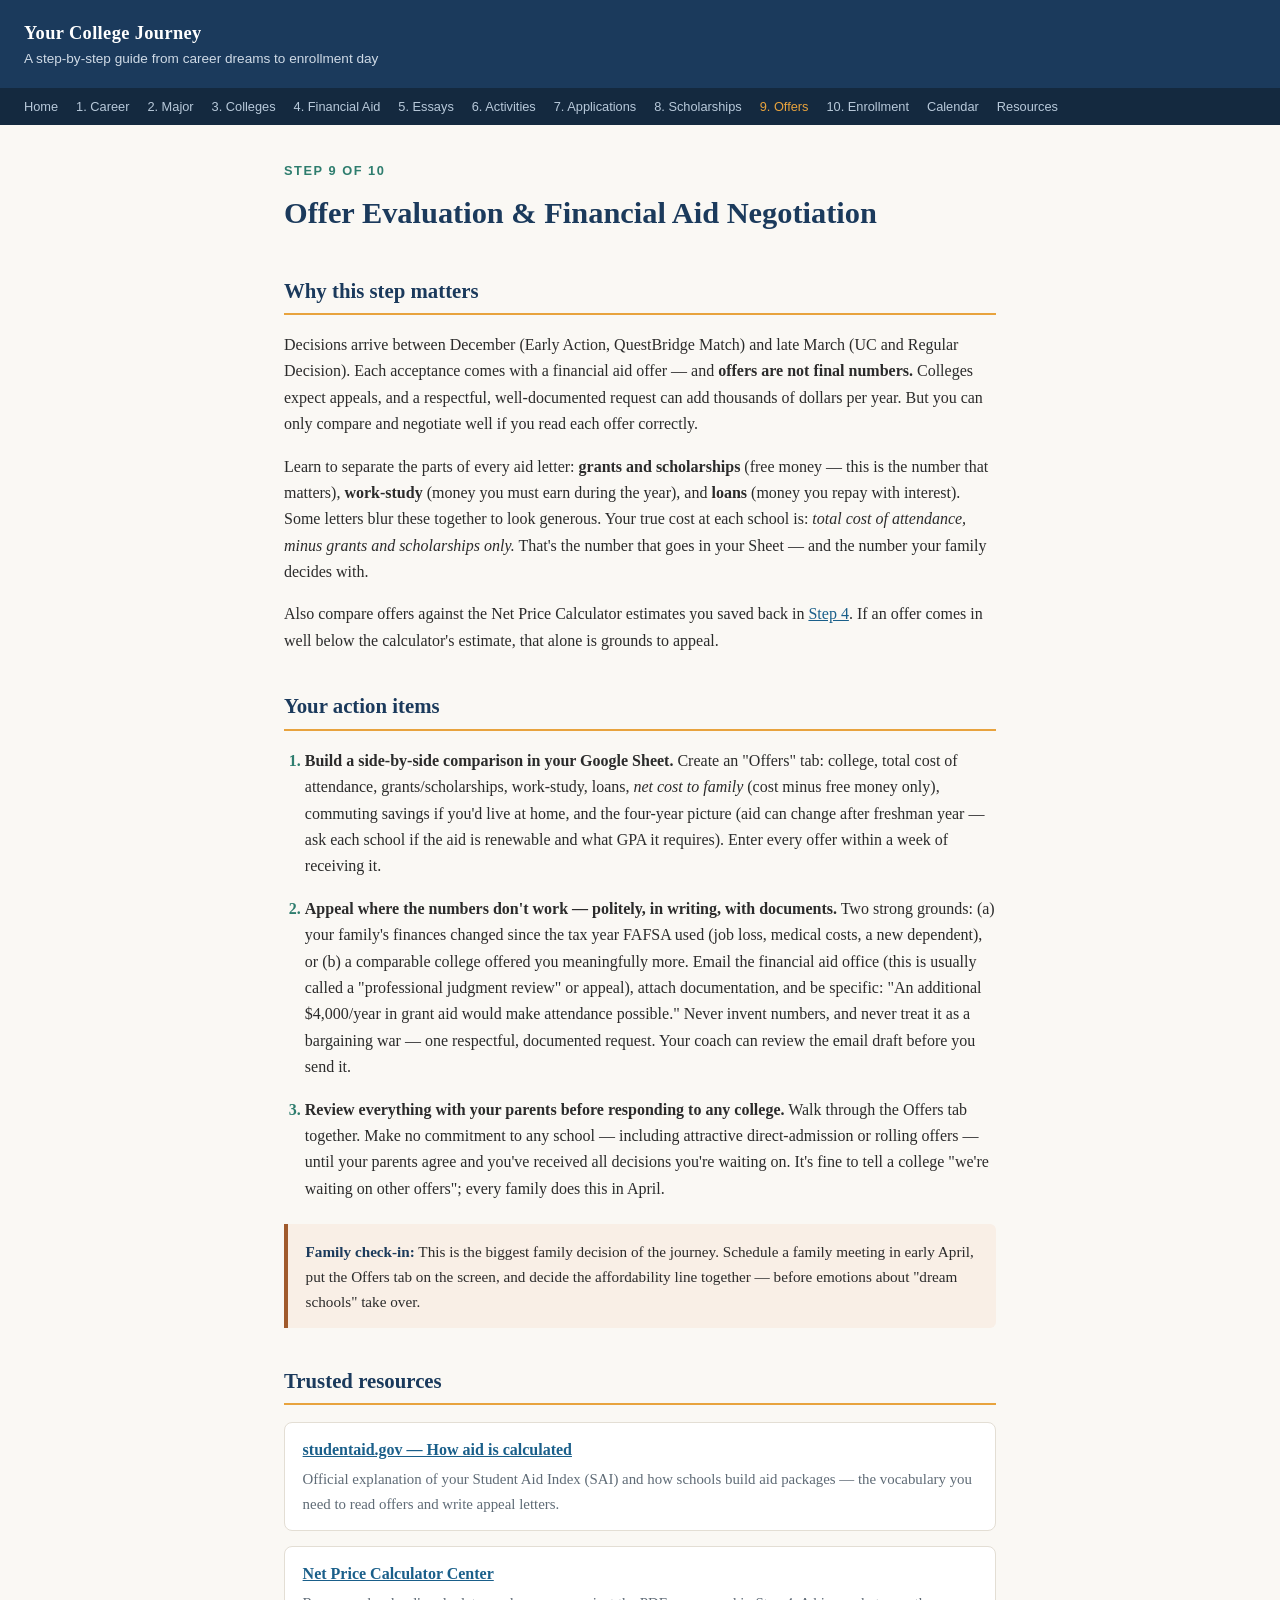
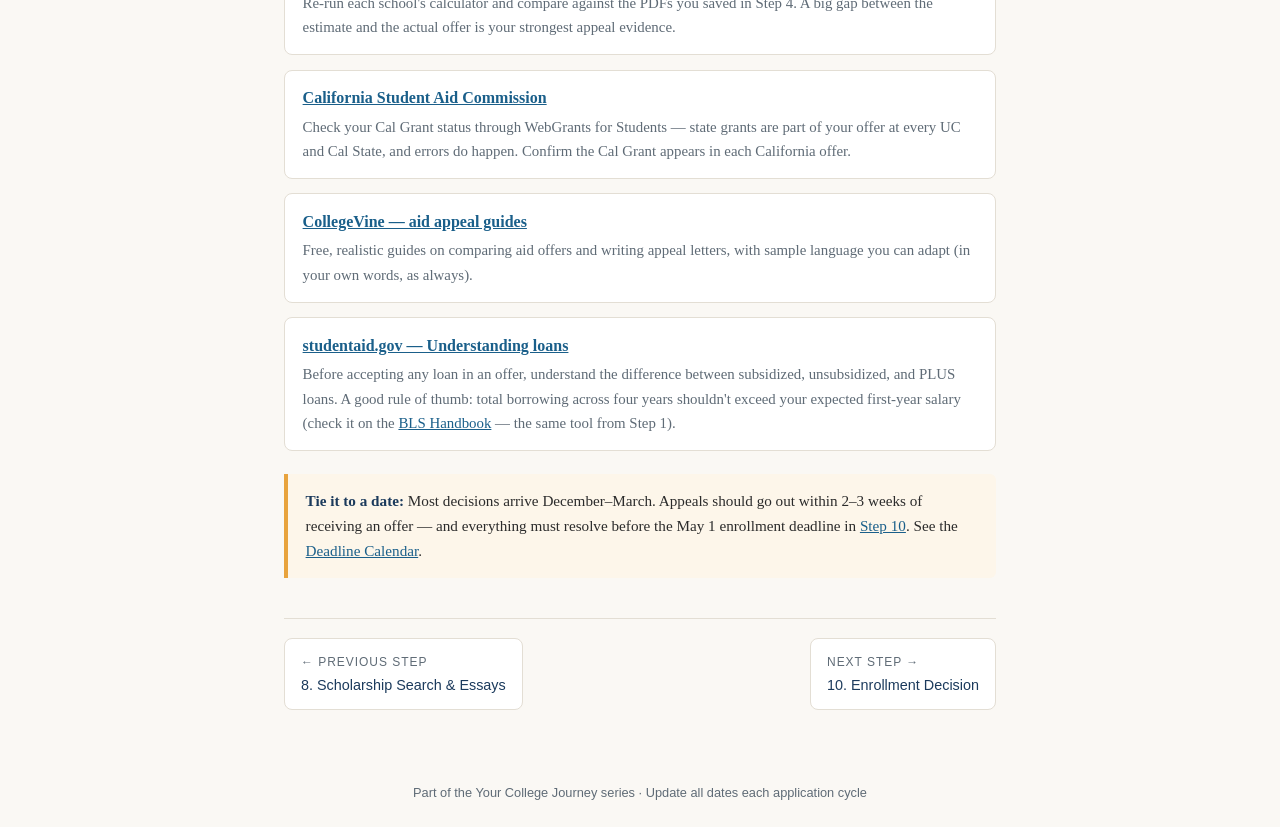
<file: 09-offer-evaluation.html>
<!DOCTYPE html>
<html lang="en">
<head>
<meta charset="UTF-8">
<meta name="viewport" content="width=device-width, initial-scale=1.0">
<title>Step 9: Offer Evaluation &amp; Financial Aid Negotiation — Your College Journey</title>
<link rel="stylesheet" href="styles.css">
</head>
<body>
<header class="site">
  <div class="brand"><a href="index.html">Your College Journey</a></div>
  <div class="tagline">A step-by-step guide from career dreams to enrollment day</div>
</header>
<nav class="steps">
  <a href="index.html">Home</a>
  <a href="01-career-exploration.html">1. Career</a>
  <a href="02-major-selection.html">2. Major</a>
  <a href="03-college-selection.html">3. Colleges</a>
  <a href="04-financial-aid.html">4. Financial Aid</a>
  <a href="05-essay-writing.html">5. Essays</a>
  <a href="06-activities.html">6. Activities</a>
  <a href="07-application-completion.html">7. Applications</a>
  <a href="08-scholarships.html">8. Scholarships</a>
  <a href="09-offer-evaluation.html" class="current">9. Offers</a>
  <a href="10-enrollment.html">10. Enrollment</a>
  <a href="deadline-calendar.html">Calendar</a>
  <a href="resources.html">Resources</a>
</nav>
<main>
<span class="step-label">Step 9 of 10</span>
<h1>Offer Evaluation &amp; Financial Aid Negotiation</h1>

<h2>Why this step matters</h2>
<p>Decisions arrive between December (Early Action, QuestBridge Match) and late March (UC and Regular Decision). Each acceptance comes with a financial aid offer — and <strong>offers are not final numbers.</strong> Colleges expect appeals, and a respectful, well-documented request can add thousands of dollars per year. But you can only compare and negotiate well if you read each offer correctly.</p>
<p>Learn to separate the parts of every aid letter: <strong>grants and scholarships</strong> (free money — this is the number that matters), <strong>work-study</strong> (money you must earn during the year), and <strong>loans</strong> (money you repay with interest). Some letters blur these together to look generous. Your true cost at each school is: <em>total cost of attendance, minus grants and scholarships only.</em> That's the number that goes in your Sheet — and the number your family decides with.</p>
<p>Also compare offers against the Net Price Calculator estimates you saved back in <a href="04-financial-aid.html">Step 4</a>. If an offer comes in well below the calculator's estimate, that alone is grounds to appeal.</p>

<h2>Your action items</h2>
<ol class="actions">
  <li><strong>Build a side-by-side comparison in your Google Sheet.</strong> Create an "Offers" tab: college, total cost of attendance, grants/scholarships, work-study, loans, <em>net cost to family</em> (cost minus free money only), commuting savings if you'd live at home, and the four-year picture (aid can change after freshman year — ask each school if the aid is renewable and what GPA it requires). Enter every offer within a week of receiving it.</li>
  <li><strong>Appeal where the numbers don't work — politely, in writing, with documents.</strong> Two strong grounds: (a) your family's finances changed since the tax year FAFSA used (job loss, medical costs, a new dependent), or (b) a comparable college offered you meaningfully more. Email the financial aid office (this is usually called a "professional judgment review" or appeal), attach documentation, and be specific: "An additional $4,000/year in grant aid would make attendance possible." Never invent numbers, and never treat it as a bargaining war — one respectful, documented request. Your coach can review the email draft before you send it.</li>
  <li><strong>Review everything with your parents before responding to any college.</strong> Walk through the Offers tab together. Make no commitment to any school — including attractive direct-admission or rolling offers — until your parents agree and you've received all decisions you're waiting on. It's fine to tell a college "we're waiting on other offers"; every family does this in April.</li>
</ol>

<div class="callout family"><strong>Family check-in:</strong> This is the biggest family decision of the journey. Schedule a family meeting in early April, put the Offers tab on the screen, and decide the affordability line together — before emotions about "dream schools" take over.</div>

<h2>Trusted resources</h2>
<div class="resource">
  <div class="rname"><a href="https://studentaid.gov/complete-aid-process/how-calculated" target="_blank" rel="noopener">studentaid.gov — How aid is calculated</a></div>
  <div class="rwhy">Official explanation of your Student Aid Index (SAI) and how schools build aid packages — the vocabulary you need to read offers and write appeal letters.</div>
</div>
<div class="resource">
  <div class="rname"><a href="https://collegecost.ed.gov/net-price" target="_blank" rel="noopener">Net Price Calculator Center</a></div>
  <div class="rwhy">Re-run each school's calculator and compare against the PDFs you saved in Step 4. A big gap between the estimate and the actual offer is your strongest appeal evidence.</div>
</div>
<div class="resource">
  <div class="rname"><a href="https://www.csac.ca.gov/" target="_blank" rel="noopener">California Student Aid Commission</a></div>
  <div class="rwhy">Check your Cal Grant status through WebGrants for Students — state grants are part of your offer at every UC and Cal State, and errors do happen. Confirm the Cal Grant appears in each California offer.</div>
</div>
<div class="resource">
  <div class="rname"><a href="https://blog.collegevine.com/" target="_blank" rel="noopener">CollegeVine — aid appeal guides</a></div>
  <div class="rwhy">Free, realistic guides on comparing aid offers and writing appeal letters, with sample language you can adapt (in your own words, as always).</div>
</div>
<div class="resource">
  <div class="rname"><a href="https://studentaid.gov/understand-aid/types/loans" target="_blank" rel="noopener">studentaid.gov — Understanding loans</a></div>
  <div class="rwhy">Before accepting any loan in an offer, understand the difference between subsidized, unsubsidized, and PLUS loans. A good rule of thumb: total borrowing across four years shouldn't exceed your expected first-year salary (check it on the <a href="https://www.bls.gov/ooh/" target="_blank" rel="noopener">BLS Handbook</a> — the same tool from Step 1).</div>
</div>

<div class="callout"><strong>Tie it to a date:</strong> Most decisions arrive December–March. Appeals should go out within 2–3 weeks of receiving an offer — and everything must resolve before the May 1 enrollment deadline in <a href="10-enrollment.html">Step 10</a>. See the <a href="deadline-calendar.html">Deadline Calendar</a>.</div>

<div class="prevnext">
  <a href="08-scholarships.html"><span class="dir">&larr; Previous step</span><br>8. Scholarship Search &amp; Essays</a>
  <a href="10-enrollment.html"><span class="dir">Next step &rarr;</span><br>10. Enrollment Decision</a>
</div>
</main>
<footer class="site">Part of the Your College Journey series &middot; Update all dates each application cycle</footer>
</body>
</html>
</file>
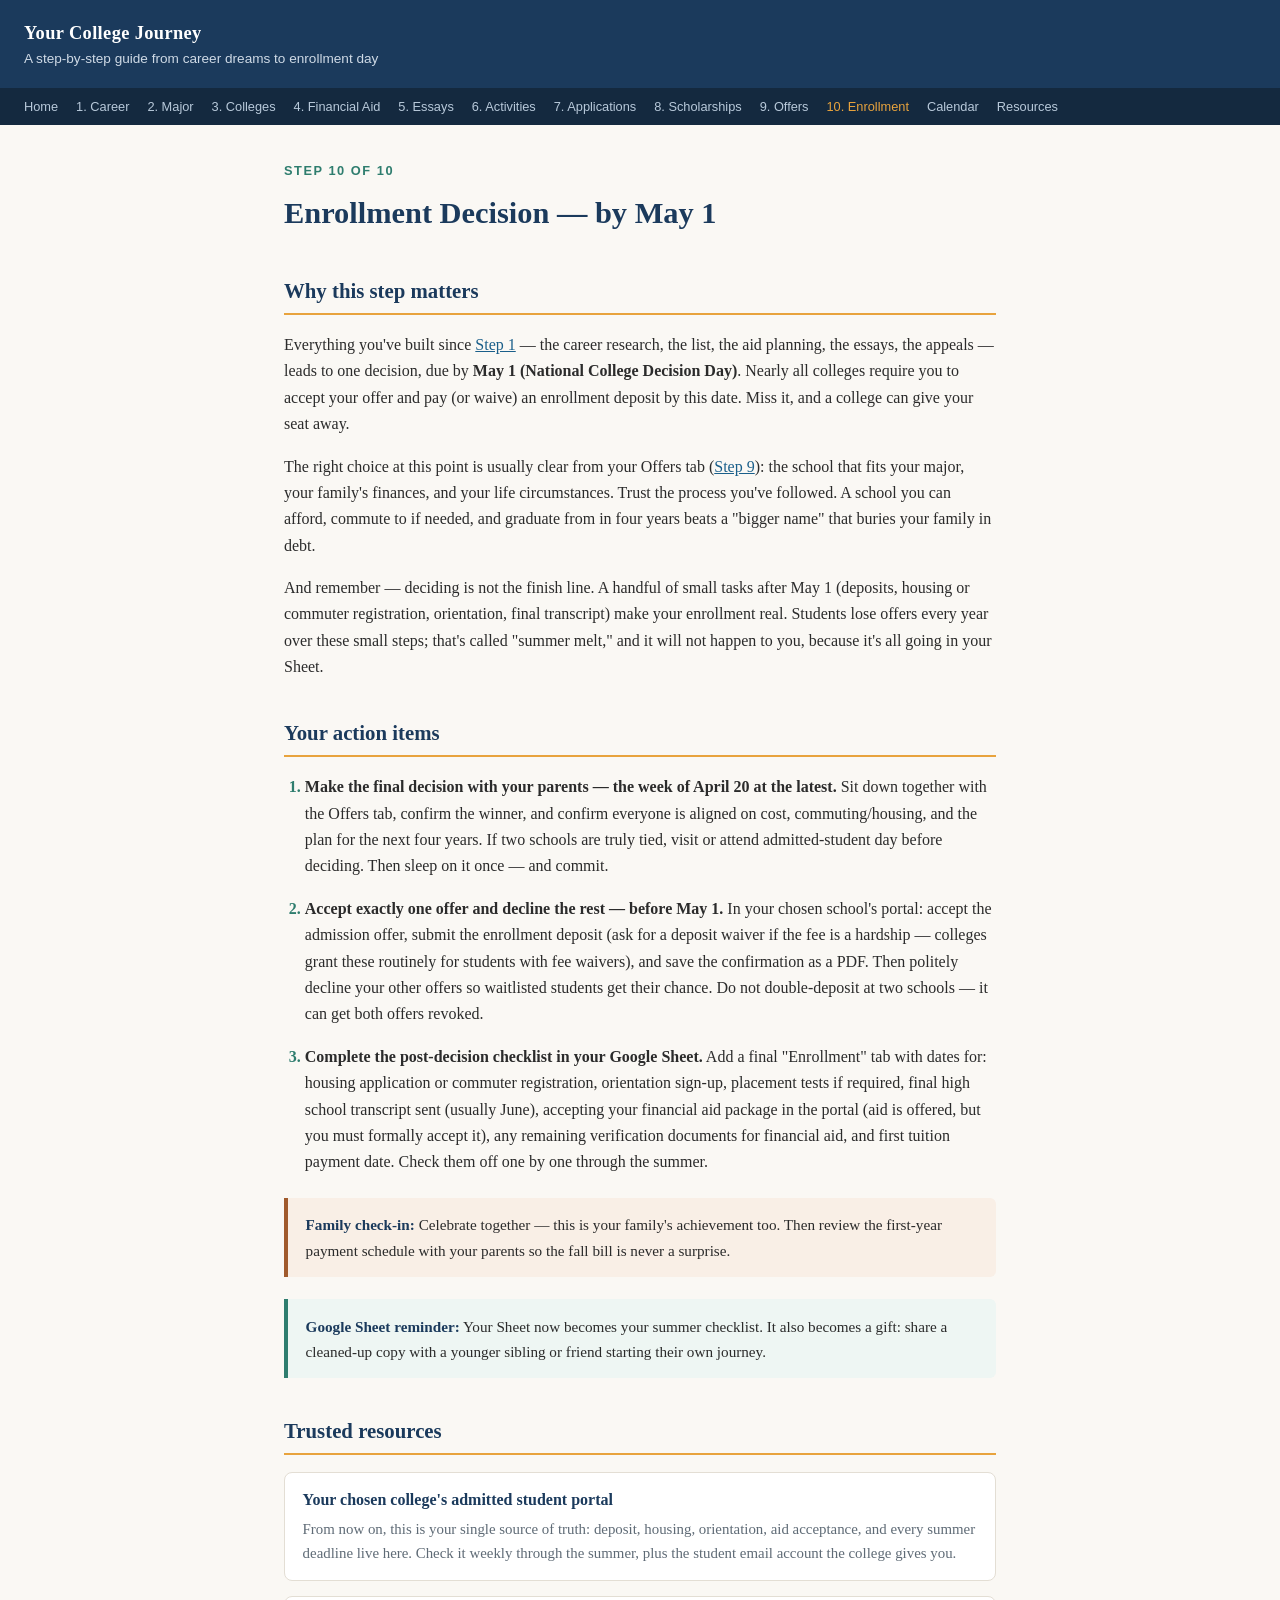
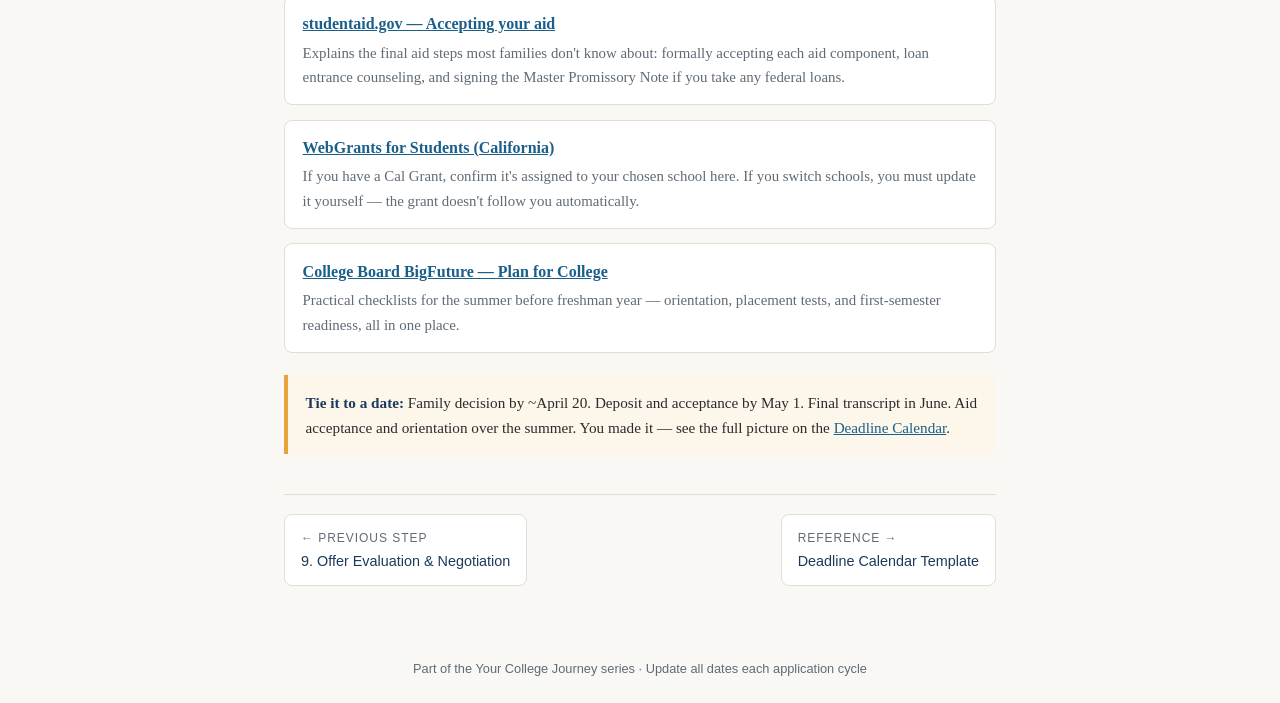
<file: 10-enrollment.html>
<!DOCTYPE html>
<html lang="en">
<head>
<meta charset="UTF-8">
<meta name="viewport" content="width=device-width, initial-scale=1.0">
<title>Step 10: Enrollment Decision — Your College Journey</title>
<link rel="stylesheet" href="styles.css">
</head>
<body>
<header class="site">
  <div class="brand"><a href="index.html">Your College Journey</a></div>
  <div class="tagline">A step-by-step guide from career dreams to enrollment day</div>
</header>
<nav class="steps">
  <a href="index.html">Home</a>
  <a href="01-career-exploration.html">1. Career</a>
  <a href="02-major-selection.html">2. Major</a>
  <a href="03-college-selection.html">3. Colleges</a>
  <a href="04-financial-aid.html">4. Financial Aid</a>
  <a href="05-essay-writing.html">5. Essays</a>
  <a href="06-activities.html">6. Activities</a>
  <a href="07-application-completion.html">7. Applications</a>
  <a href="08-scholarships.html">8. Scholarships</a>
  <a href="09-offer-evaluation.html">9. Offers</a>
  <a href="10-enrollment.html" class="current">10. Enrollment</a>
  <a href="deadline-calendar.html">Calendar</a>
  <a href="resources.html">Resources</a>
</nav>
<main>
<span class="step-label">Step 10 of 10</span>
<h1>Enrollment Decision — by May 1</h1>

<h2>Why this step matters</h2>
<p>Everything you've built since <a href="01-career-exploration.html">Step 1</a> — the career research, the list, the aid planning, the essays, the appeals — leads to one decision, due by <strong>May 1 (National College Decision Day)</strong>. Nearly all colleges require you to accept your offer and pay (or waive) an enrollment deposit by this date. Miss it, and a college can give your seat away.</p>
<p>The right choice at this point is usually clear from your Offers tab (<a href="09-offer-evaluation.html">Step 9</a>): the school that fits your major, your family's finances, and your life circumstances. Trust the process you've followed. A school you can afford, commute to if needed, and graduate from in four years beats a "bigger name" that buries your family in debt.</p>
<p>And remember — deciding is not the finish line. A handful of small tasks after May 1 (deposits, housing or commuter registration, orientation, final transcript) make your enrollment real. Students lose offers every year over these small steps; that's called "summer melt," and it will not happen to you, because it's all going in your Sheet.</p>

<h2>Your action items</h2>
<ol class="actions">
  <li><strong>Make the final decision with your parents — the week of April 20 at the latest.</strong> Sit down together with the Offers tab, confirm the winner, and confirm everyone is aligned on cost, commuting/housing, and the plan for the next four years. If two schools are truly tied, visit or attend admitted-student day before deciding. Then sleep on it once — and commit.</li>
  <li><strong>Accept exactly one offer and decline the rest — before May 1.</strong> In your chosen school's portal: accept the admission offer, submit the enrollment deposit (ask for a deposit waiver if the fee is a hardship — colleges grant these routinely for students with fee waivers), and save the confirmation as a PDF. Then politely decline your other offers so waitlisted students get their chance. Do not double-deposit at two schools — it can get both offers revoked.</li>
  <li><strong>Complete the post-decision checklist in your Google Sheet.</strong> Add a final "Enrollment" tab with dates for: housing application or commuter registration, orientation sign-up, placement tests if required, final high school transcript sent (usually June), accepting your financial aid package in the portal (aid is offered, but you must formally accept it), any remaining verification documents for financial aid, and first tuition payment date. Check them off one by one through the summer.</li>
</ol>

<div class="callout family"><strong>Family check-in:</strong> Celebrate together — this is your family's achievement too. Then review the first-year payment schedule with your parents so the fall bill is never a surprise.</div>

<div class="callout sheet"><strong>Google Sheet reminder:</strong> Your Sheet now becomes your summer checklist. It also becomes a gift: share a cleaned-up copy with a younger sibling or friend starting their own journey.</div>

<h2>Trusted resources</h2>
<div class="resource">
  <div class="rname">Your chosen college's admitted student portal</div>
  <div class="rwhy">From now on, this is your single source of truth: deposit, housing, orientation, aid acceptance, and every summer deadline live here. Check it weekly through the summer, plus the student email account the college gives you.</div>
</div>
<div class="resource">
  <div class="rname"><a href="https://studentaid.gov/complete-aid-process/accept-aid" target="_blank" rel="noopener">studentaid.gov — Accepting your aid</a></div>
  <div class="rwhy">Explains the final aid steps most families don't know about: formally accepting each aid component, loan entrance counseling, and signing the Master Promissory Note if you take any federal loans.</div>
</div>
<div class="resource">
  <div class="rname"><a href="https://www.csac.ca.gov/mygrantinfo" target="_blank" rel="noopener">WebGrants for Students (California)</a></div>
  <div class="rwhy">If you have a Cal Grant, confirm it's assigned to your chosen school here. If you switch schools, you must update it yourself — the grant doesn't follow you automatically.</div>
</div>
<div class="resource">
  <div class="rname"><a href="https://bigfuture.collegeboard.org/plan-for-college" target="_blank" rel="noopener">College Board BigFuture — Plan for College</a></div>
  <div class="rwhy">Practical checklists for the summer before freshman year — orientation, placement tests, and first-semester readiness, all in one place.</div>
</div>

<div class="callout"><strong>Tie it to a date:</strong> Family decision by ~April 20. Deposit and acceptance by May 1. Final transcript in June. Aid acceptance and orientation over the summer. You made it — see the full picture on the <a href="deadline-calendar.html">Deadline Calendar</a>.</div>

<div class="prevnext">
  <a href="09-offer-evaluation.html"><span class="dir">&larr; Previous step</span><br>9. Offer Evaluation &amp; Negotiation</a>
  <a href="deadline-calendar.html"><span class="dir">Reference &rarr;</span><br>Deadline Calendar Template</a>
</div>
</main>
<footer class="site">Part of the Your College Journey series &middot; Update all dates each application cycle</footer>
</body>
</html>
</file>
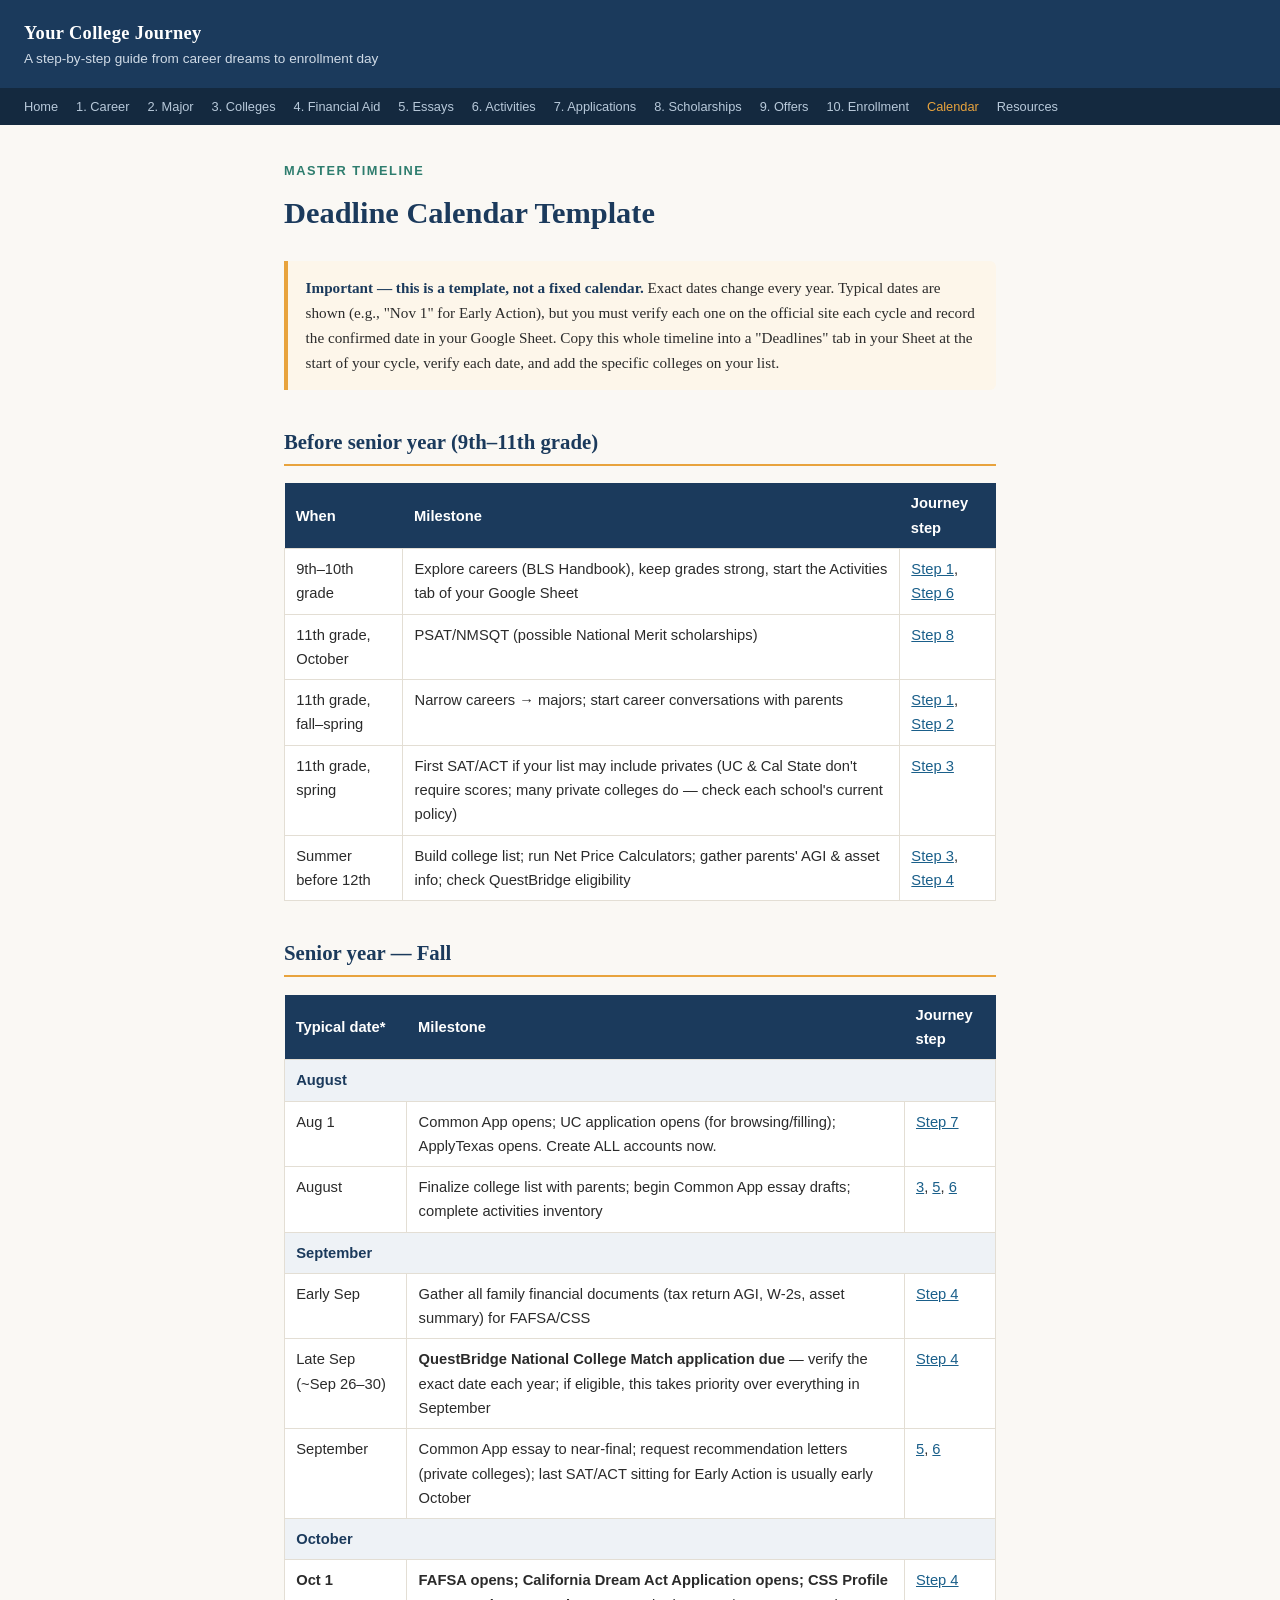
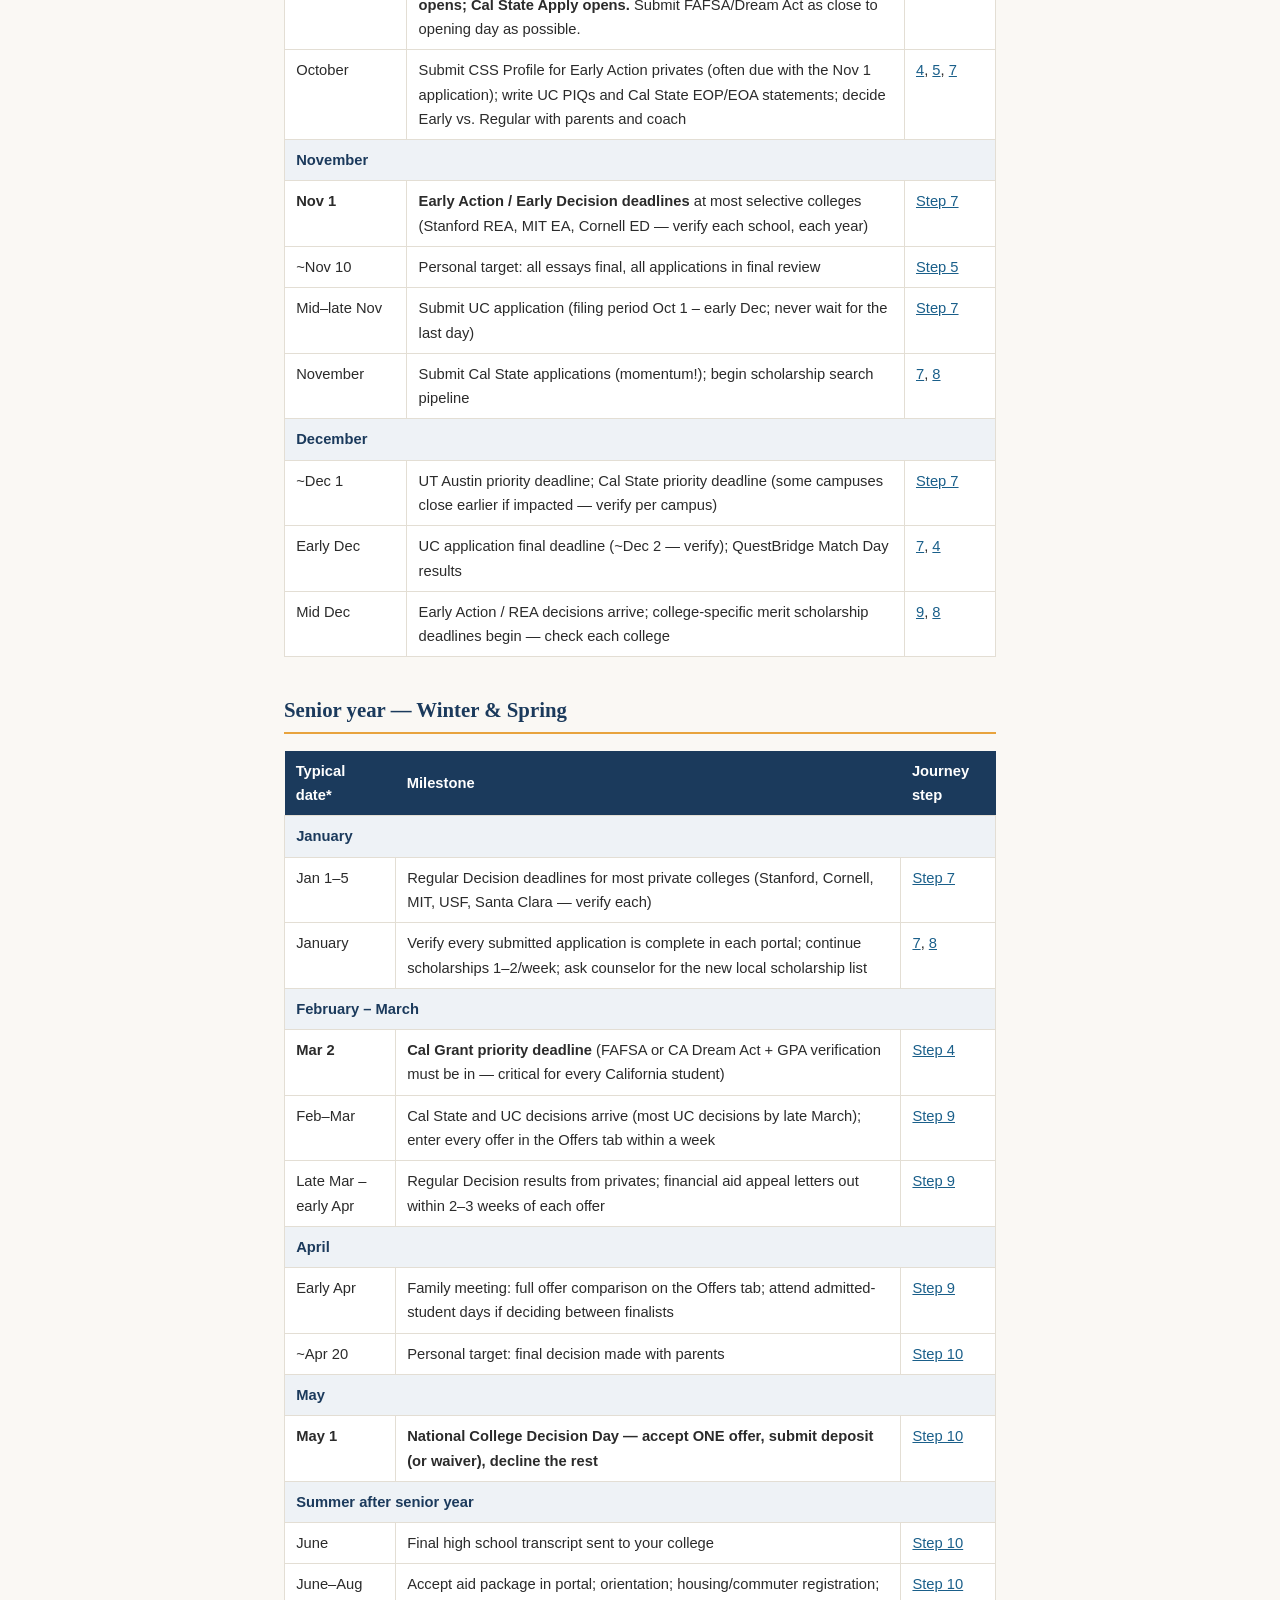
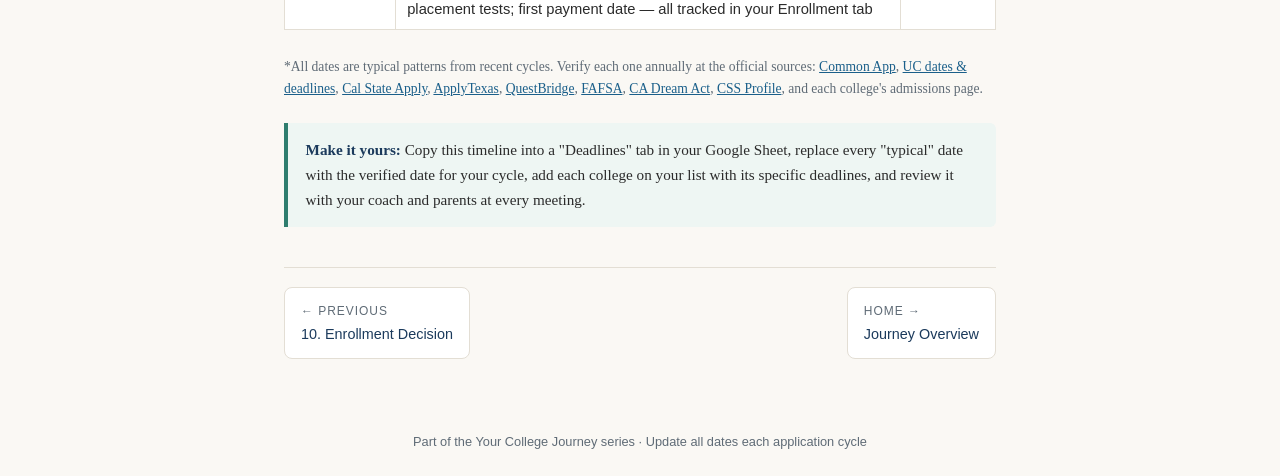
<file: deadline-calendar.html>
<!DOCTYPE html>
<html lang="en">
<head>
<meta charset="UTF-8">
<meta name="viewport" content="width=device-width, initial-scale=1.0">
<title>Deadline Calendar Template — Your College Journey</title>
<link rel="stylesheet" href="styles.css">
</head>
<body>
<header class="site">
  <div class="brand"><a href="index.html">Your College Journey</a></div>
  <div class="tagline">A step-by-step guide from career dreams to enrollment day</div>
</header>
<nav class="steps">
  <a href="index.html">Home</a>
  <a href="01-career-exploration.html">1. Career</a>
  <a href="02-major-selection.html">2. Major</a>
  <a href="03-college-selection.html">3. Colleges</a>
  <a href="04-financial-aid.html">4. Financial Aid</a>
  <a href="05-essay-writing.html">5. Essays</a>
  <a href="06-activities.html">6. Activities</a>
  <a href="07-application-completion.html">7. Applications</a>
  <a href="08-scholarships.html">8. Scholarships</a>
  <a href="09-offer-evaluation.html">9. Offers</a>
  <a href="10-enrollment.html">10. Enrollment</a>
  <a href="deadline-calendar.html" class="current">Calendar</a>
  <a href="resources.html">Resources</a>
</nav>
<main>
<span class="step-label">Master Timeline</span>
<h1>Deadline Calendar Template</h1>

<div class="callout"><strong>Important — this is a template, not a fixed calendar.</strong> Exact dates change every year. Typical dates are shown (e.g., "Nov 1" for Early Action), but you must verify each one on the official site each cycle and record the confirmed date in your Google Sheet. Copy this whole timeline into a "Deadlines" tab in your Sheet at the start of your cycle, verify each date, and add the specific colleges on your list.</div>

<h2>Before senior year (9th–11th grade)</h2>
<table class="timeline">
  <tr><th>When</th><th>Milestone</th><th>Journey step</th></tr>
  <tr><td>9th–10th grade</td><td>Explore careers (BLS Handbook), keep grades strong, start the Activities tab of your Google Sheet</td><td><a href="01-career-exploration.html">Step 1</a>, <a href="06-activities.html">Step 6</a></td></tr>
  <tr><td>11th grade, October</td><td>PSAT/NMSQT (possible National Merit scholarships)</td><td><a href="08-scholarships.html">Step 8</a></td></tr>
  <tr><td>11th grade, fall–spring</td><td>Narrow careers &rarr; majors; start career conversations with parents</td><td><a href="01-career-exploration.html">Step 1</a>, <a href="02-major-selection.html">Step 2</a></td></tr>
  <tr><td>11th grade, spring</td><td>First SAT/ACT if your list may include privates (UC &amp; Cal State don't require scores; many private colleges do — check each school's current policy)</td><td><a href="03-college-selection.html">Step 3</a></td></tr>
  <tr><td>Summer before 12th</td><td>Build college list; run Net Price Calculators; gather parents' AGI &amp; asset info; check QuestBridge eligibility</td><td><a href="03-college-selection.html">Step 3</a>, <a href="04-financial-aid.html">Step 4</a></td></tr>
</table>

<h2>Senior year — Fall</h2>
<table class="timeline">
  <tr><th>Typical date*</th><th>Milestone</th><th>Journey step</th></tr>
  <tr class="season"><td colspan="3">August</td></tr>
  <tr><td>Aug 1</td><td>Common App opens; UC application opens (for browsing/filling); ApplyTexas opens. Create ALL accounts now.</td><td><a href="07-application-completion.html">Step 7</a></td></tr>
  <tr><td>August</td><td>Finalize college list with parents; begin Common App essay drafts; complete activities inventory</td><td><a href="03-college-selection.html">3</a>, <a href="05-essay-writing.html">5</a>, <a href="06-activities.html">6</a></td></tr>
  <tr class="season"><td colspan="3">September</td></tr>
  <tr><td>Early Sep</td><td>Gather all family financial documents (tax return AGI, W-2s, asset summary) for FAFSA/CSS</td><td><a href="04-financial-aid.html">Step 4</a></td></tr>
  <tr><td>Late Sep (~Sep 26–30)</td><td><strong>QuestBridge National College Match application due</strong> — verify the exact date each year; if eligible, this takes priority over everything in September</td><td><a href="04-financial-aid.html">Step 4</a></td></tr>
  <tr><td>September</td><td>Common App essay to near-final; request recommendation letters (private colleges); last SAT/ACT sitting for Early Action is usually early October</td><td><a href="05-essay-writing.html">5</a>, <a href="06-activities.html">6</a></td></tr>
  <tr class="season"><td colspan="3">October</td></tr>
  <tr><td><strong>Oct 1</strong></td><td><strong>FAFSA opens; California Dream Act Application opens; CSS Profile opens; Cal State Apply opens.</strong> Submit FAFSA/Dream Act as close to opening day as possible.</td><td><a href="04-financial-aid.html">Step 4</a></td></tr>
  <tr><td>October</td><td>Submit CSS Profile for Early Action privates (often due with the Nov 1 application); write UC PIQs and Cal State EOP/EOA statements; decide Early vs. Regular with parents and coach</td><td><a href="04-financial-aid.html">4</a>, <a href="05-essay-writing.html">5</a>, <a href="07-application-completion.html">7</a></td></tr>
  <tr class="season"><td colspan="3">November</td></tr>
  <tr><td><strong>Nov 1</strong></td><td><strong>Early Action / Early Decision deadlines</strong> at most selective colleges (Stanford REA, MIT EA, Cornell ED — verify each school, each year)</td><td><a href="07-application-completion.html">Step 7</a></td></tr>
  <tr><td>~Nov 10</td><td>Personal target: all essays final, all applications in final review</td><td><a href="05-essay-writing.html">Step 5</a></td></tr>
  <tr><td>Mid–late Nov</td><td>Submit UC application (filing period Oct 1 – early Dec; never wait for the last day)</td><td><a href="07-application-completion.html">Step 7</a></td></tr>
  <tr><td>November</td><td>Submit Cal State applications (momentum!); begin scholarship search pipeline</td><td><a href="07-application-completion.html">7</a>, <a href="08-scholarships.html">8</a></td></tr>
  <tr class="season"><td colspan="3">December</td></tr>
  <tr><td>~Dec 1</td><td>UT Austin priority deadline; Cal State priority deadline (some campuses close earlier if impacted — verify per campus)</td><td><a href="07-application-completion.html">Step 7</a></td></tr>
  <tr><td>Early Dec</td><td>UC application final deadline (~Dec 2 — verify); QuestBridge Match Day results</td><td><a href="07-application-completion.html">7</a>, <a href="04-financial-aid.html">4</a></td></tr>
  <tr><td>Mid Dec</td><td>Early Action / REA decisions arrive; college-specific merit scholarship deadlines begin — check each college</td><td><a href="09-offer-evaluation.html">9</a>, <a href="08-scholarships.html">8</a></td></tr>
</table>

<h2>Senior year — Winter &amp; Spring</h2>
<table class="timeline">
  <tr><th>Typical date*</th><th>Milestone</th><th>Journey step</th></tr>
  <tr class="season"><td colspan="3">January</td></tr>
  <tr><td>Jan 1–5</td><td>Regular Decision deadlines for most private colleges (Stanford, Cornell, MIT, USF, Santa Clara — verify each)</td><td><a href="07-application-completion.html">Step 7</a></td></tr>
  <tr><td>January</td><td>Verify every submitted application is complete in each portal; continue scholarships 1–2/week; ask counselor for the new local scholarship list</td><td><a href="07-application-completion.html">7</a>, <a href="08-scholarships.html">8</a></td></tr>
  <tr class="season"><td colspan="3">February – March</td></tr>
  <tr><td><strong>Mar 2</strong></td><td><strong>Cal Grant priority deadline</strong> (FAFSA or CA Dream Act + GPA verification must be in — critical for every California student)</td><td><a href="04-financial-aid.html">Step 4</a></td></tr>
  <tr><td>Feb–Mar</td><td>Cal State and UC decisions arrive (most UC decisions by late March); enter every offer in the Offers tab within a week</td><td><a href="09-offer-evaluation.html">Step 9</a></td></tr>
  <tr><td>Late Mar – early Apr</td><td>Regular Decision results from privates; financial aid appeal letters out within 2–3 weeks of each offer</td><td><a href="09-offer-evaluation.html">Step 9</a></td></tr>
  <tr class="season"><td colspan="3">April</td></tr>
  <tr><td>Early Apr</td><td>Family meeting: full offer comparison on the Offers tab; attend admitted-student days if deciding between finalists</td><td><a href="09-offer-evaluation.html">Step 9</a></td></tr>
  <tr><td>~Apr 20</td><td>Personal target: final decision made with parents</td><td><a href="10-enrollment.html">Step 10</a></td></tr>
  <tr class="season"><td colspan="3">May</td></tr>
  <tr><td><strong>May 1</strong></td><td><strong>National College Decision Day — accept ONE offer, submit deposit (or waiver), decline the rest</strong></td><td><a href="10-enrollment.html">Step 10</a></td></tr>
  <tr class="season"><td colspan="3">Summer after senior year</td></tr>
  <tr><td>June</td><td>Final high school transcript sent to your college</td><td><a href="10-enrollment.html">Step 10</a></td></tr>
  <tr><td>June–Aug</td><td>Accept aid package in portal; orientation; housing/commuter registration; placement tests; first payment date — all tracked in your Enrollment tab</td><td><a href="10-enrollment.html">Step 10</a></td></tr>
</table>

<p style="font-size:0.85rem;color:#5f6b76;">*All dates are typical patterns from recent cycles. Verify each one annually at the official sources: <a href="https://www.commonapp.org/" target="_blank" rel="noopener">Common App</a>, <a href="https://admission.universityofcalifornia.edu/how-to-apply/" target="_blank" rel="noopener">UC dates &amp; deadlines</a>, <a href="https://www.calstate.edu/apply" target="_blank" rel="noopener">Cal State Apply</a>, <a href="https://www.applytexas.org/" target="_blank" rel="noopener">ApplyTexas</a>, <a href="https://www.questbridge.org/" target="_blank" rel="noopener">QuestBridge</a>, <a href="https://studentaid.gov/" target="_blank" rel="noopener">FAFSA</a>, <a href="https://dream.csac.ca.gov/" target="_blank" rel="noopener">CA Dream Act</a>, <a href="https://cssprofile.collegeboard.org/" target="_blank" rel="noopener">CSS Profile</a>, and each college's admissions page.</p>

<div class="callout sheet"><strong>Make it yours:</strong> Copy this timeline into a "Deadlines" tab in your Google Sheet, replace every "typical" date with the verified date for your cycle, add each college on your list with its specific deadlines, and review it with your coach and parents at every meeting.</div>

<div class="prevnext">
  <a href="10-enrollment.html"><span class="dir">&larr; Previous</span><br>10. Enrollment Decision</a>
  <a href="index.html"><span class="dir">Home &rarr;</span><br>Journey Overview</a>
</div>
</main>
<footer class="site">Part of the Your College Journey series &middot; Update all dates each application cycle</footer>
</body>
</html>
</file>
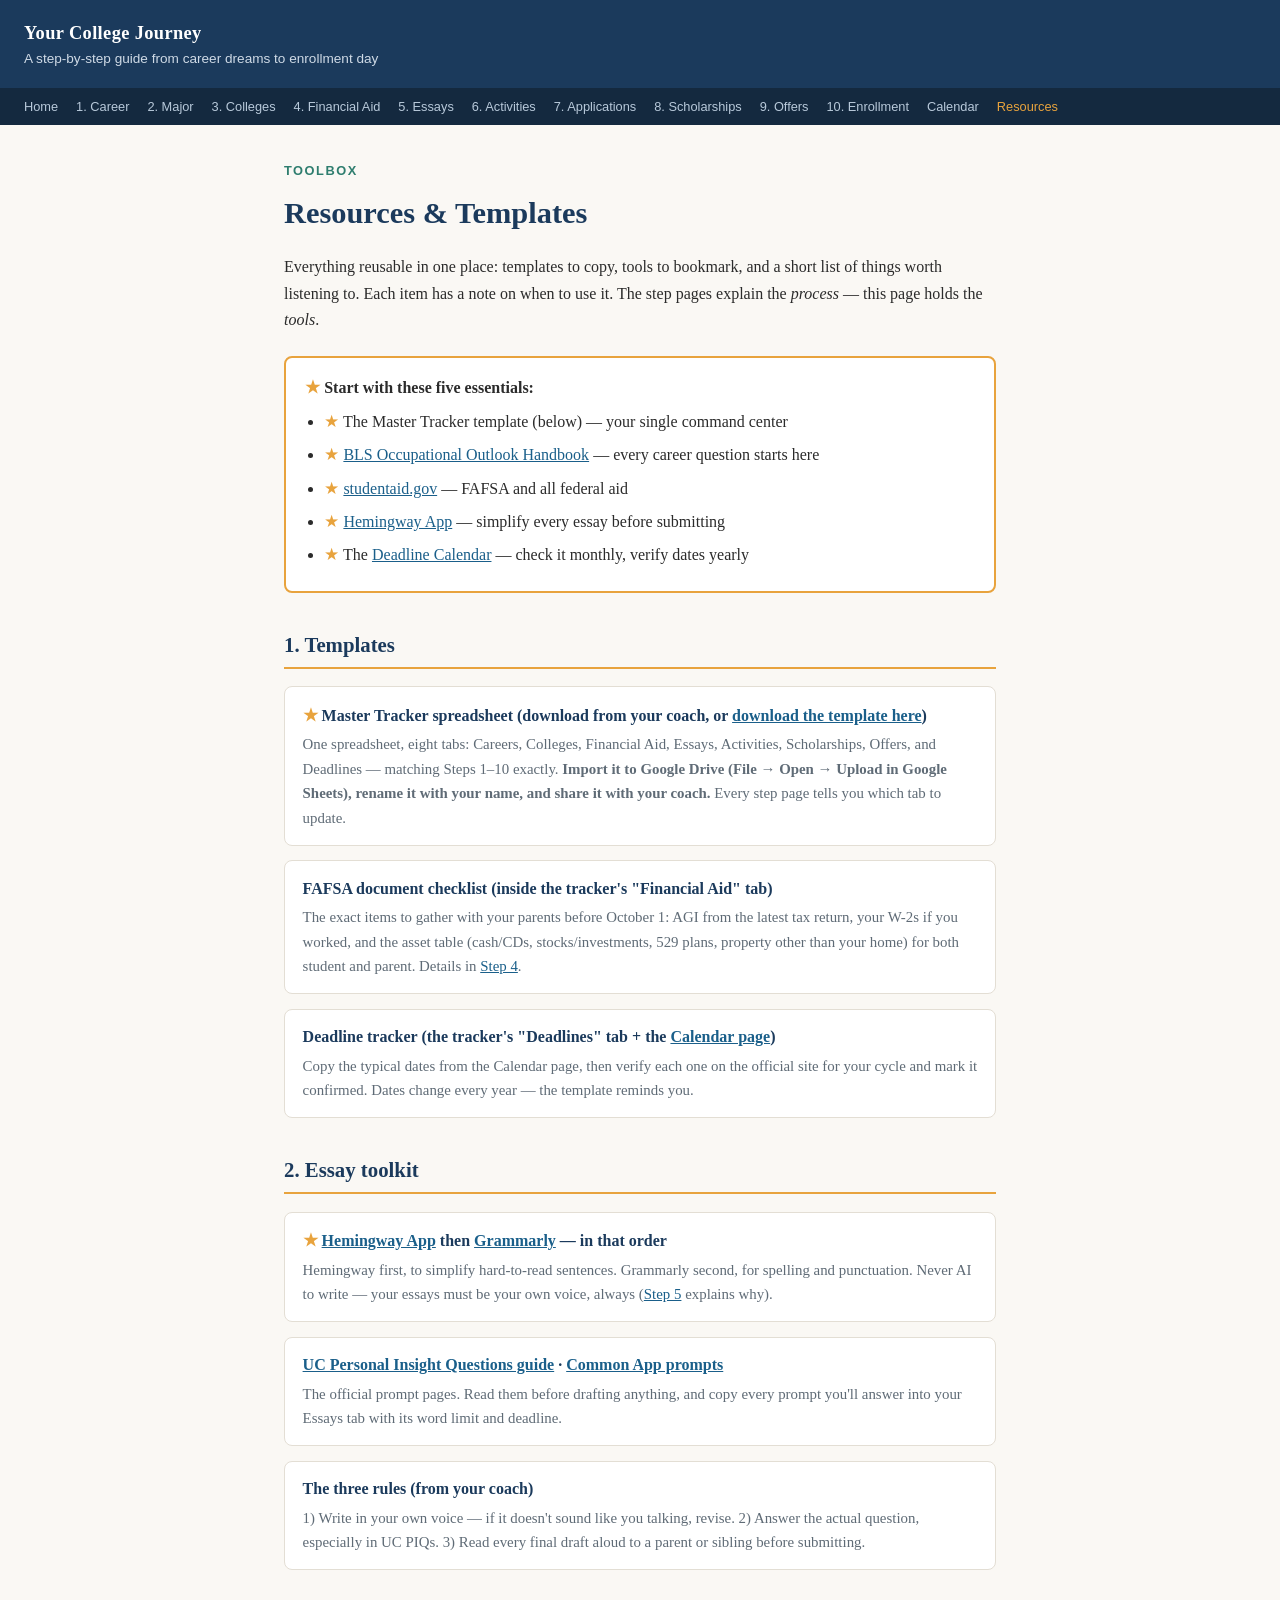
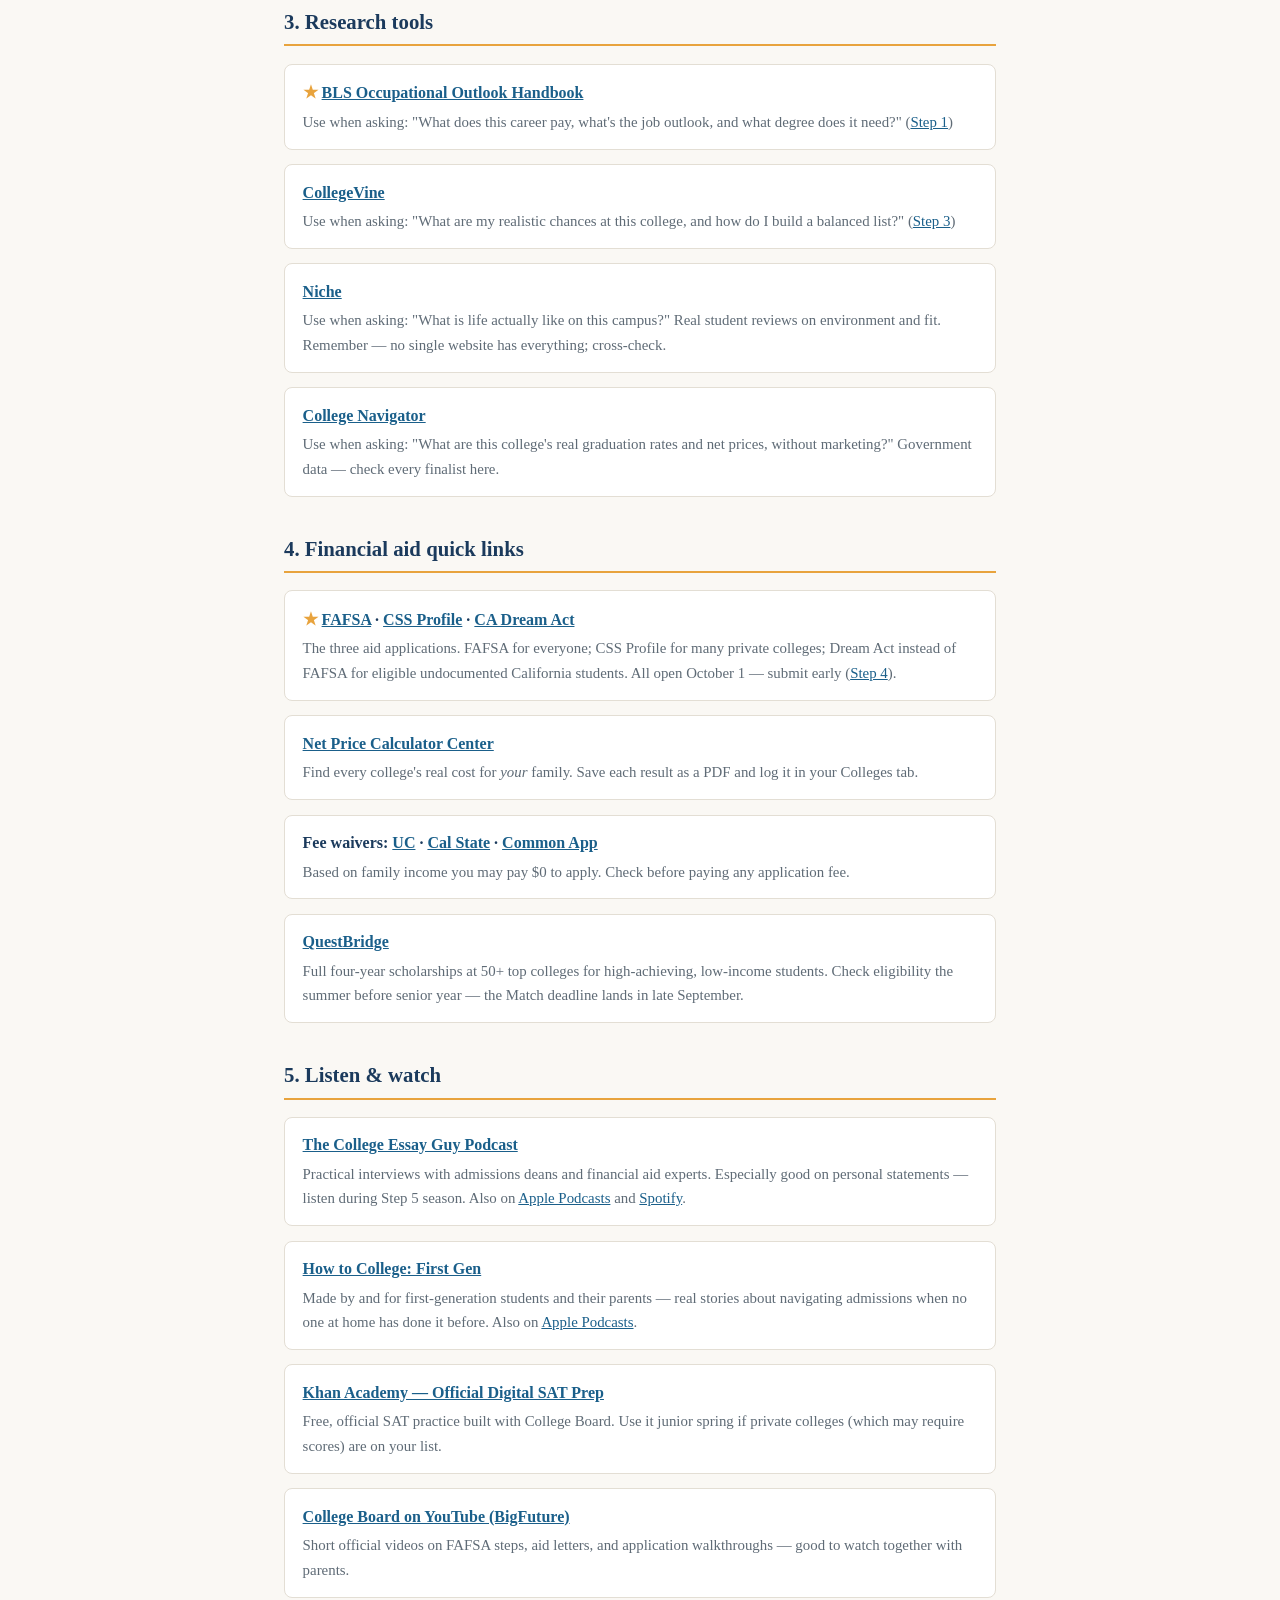
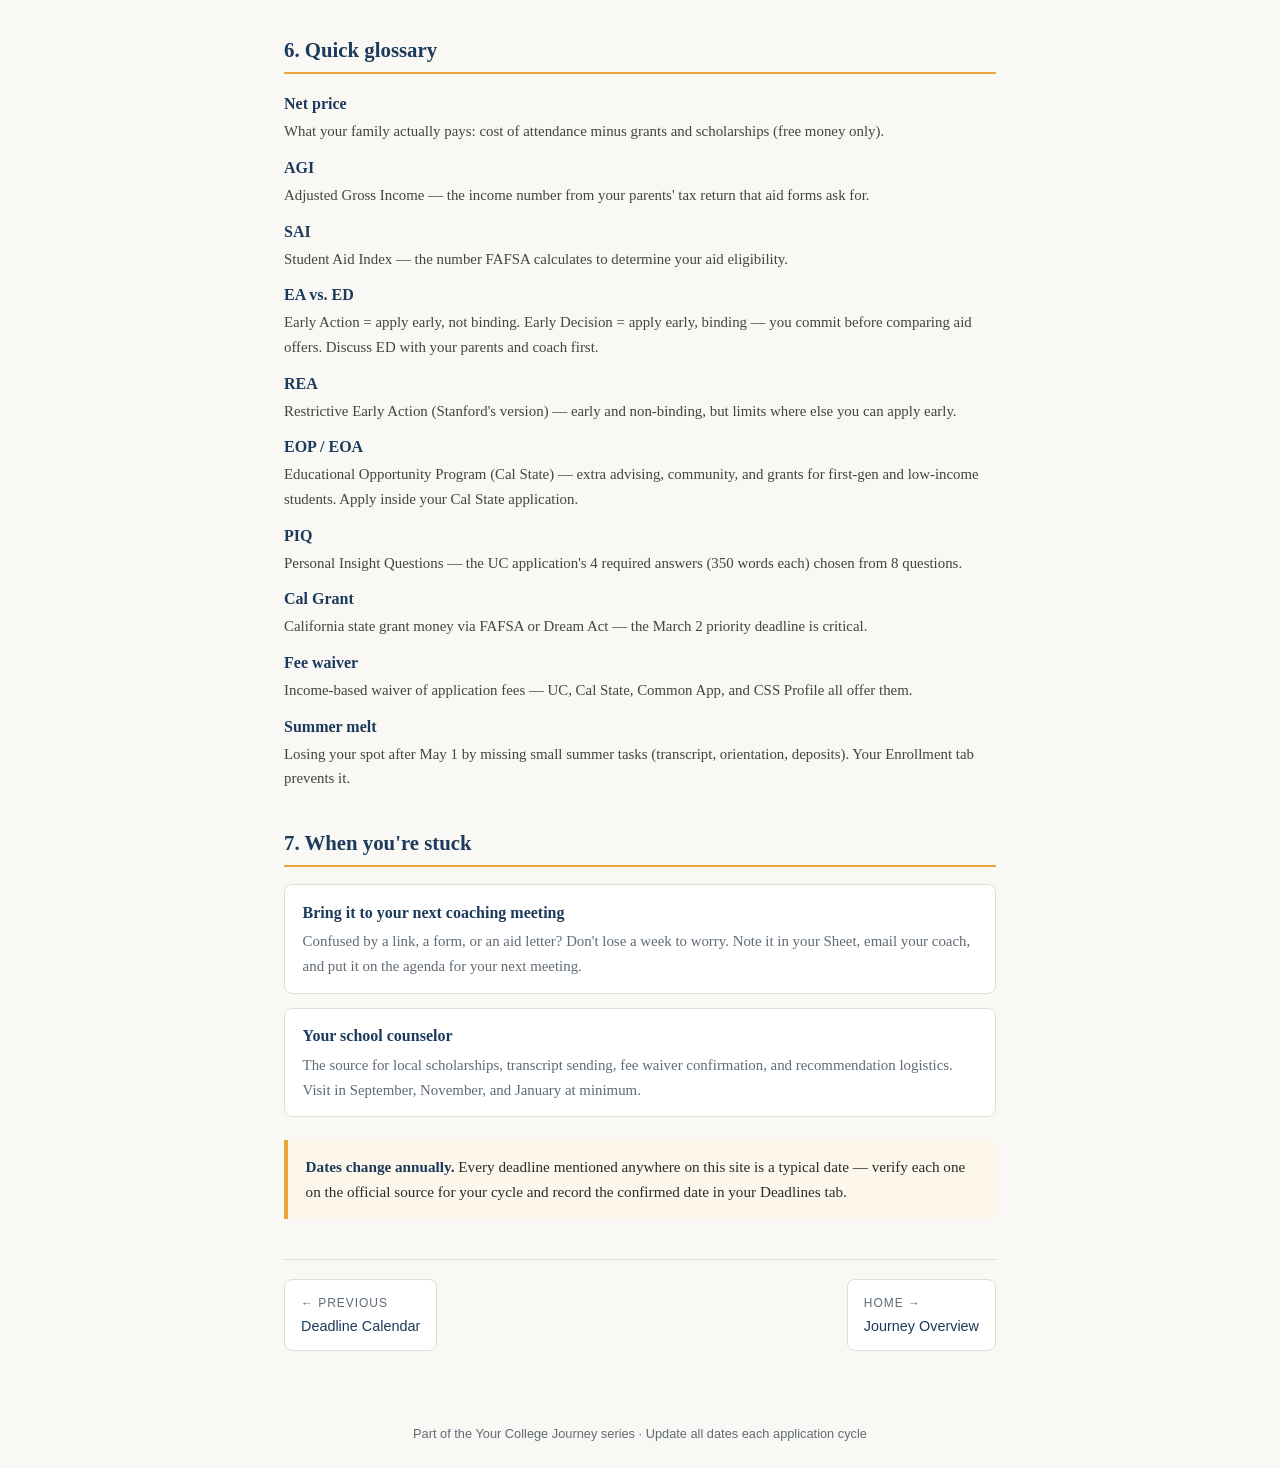
<file: resources.html>
<!DOCTYPE html>
<html lang="en">
<head>
<meta charset="UTF-8">
<meta name="viewport" content="width=device-width, initial-scale=1.0">
<title>Resources &amp; Templates — Your College Journey</title>
<link rel="stylesheet" href="styles.css">
<style>
.star { color: var(--gold); font-size: 1.05em; }
.essentials {
  background: #fff;
  border: 2px solid var(--gold);
  border-radius: 8px;
  padding: 1rem 1.2rem;
  margin: 1.4rem 0;
}
.essentials ul { margin: 0.4rem 0 0; padding-left: 1.2rem; }
.essentials li { margin-bottom: 0.35rem; }
dl.glossary dt { font-weight: bold; color: var(--navy); margin-top: 0.7rem; }
dl.glossary dd { margin: 0.1rem 0 0 0; font-size: 0.93rem; color: #444; }
</style>
</head>
<body>
<header class="site">
  <div class="brand"><a href="index.html">Your College Journey</a></div>
  <div class="tagline">A step-by-step guide from career dreams to enrollment day</div>
</header>
<nav class="steps">
  <a href="index.html">Home</a>
  <a href="01-career-exploration.html">1. Career</a>
  <a href="02-major-selection.html">2. Major</a>
  <a href="03-college-selection.html">3. Colleges</a>
  <a href="04-financial-aid.html">4. Financial Aid</a>
  <a href="05-essay-writing.html">5. Essays</a>
  <a href="06-activities.html">6. Activities</a>
  <a href="07-application-completion.html">7. Applications</a>
  <a href="08-scholarships.html">8. Scholarships</a>
  <a href="09-offer-evaluation.html">9. Offers</a>
  <a href="10-enrollment.html">10. Enrollment</a>
  <a href="deadline-calendar.html">Calendar</a>
  <a href="resources.html" class="current">Resources</a>
</nav>
<main>
<span class="step-label">Toolbox</span>
<h1>Resources &amp; Templates</h1>
<p>Everything reusable in one place: templates to copy, tools to bookmark, and a short list of things worth listening to. Each item has a note on when to use it. The step pages explain the <em>process</em> — this page holds the <em>tools</em>.</p>

<div class="essentials">
<strong><span class="star">&#9733;</span> Start with these five essentials:</strong>
<ul>
  <li><span class="star">&#9733;</span> The Master Tracker template (below) — your single command center</li>
  <li><span class="star">&#9733;</span> <a href="https://www.bls.gov/ooh/" target="_blank" rel="noopener">BLS Occupational Outlook Handbook</a> — every career question starts here</li>
  <li><span class="star">&#9733;</span> <a href="https://studentaid.gov/" target="_blank" rel="noopener">studentaid.gov</a> — FAFSA and all federal aid</li>
  <li><span class="star">&#9733;</span> <a href="https://hemingwayapp.com/" target="_blank" rel="noopener">Hemingway App</a> — simplify every essay before submitting</li>
  <li><span class="star">&#9733;</span> The <a href="deadline-calendar.html">Deadline Calendar</a> — check it monthly, verify dates yearly</li>
</ul>
</div>

<h2>1. Templates</h2>
<div class="resource">
  <div class="rname"><span class="star">&#9733;</span> Master Tracker spreadsheet (download from your coach, or <a href="college-journey-tracker.xlsx" download>download the template here</a>)</div>
  <div class="rwhy">One spreadsheet, eight tabs: Careers, Colleges, Financial Aid, Essays, Activities, Scholarships, Offers, and Deadlines — matching Steps 1–10 exactly. <strong>Import it to Google Drive (File &rarr; Open &rarr; Upload in Google Sheets), rename it with your name, and share it with your coach.</strong> Every step page tells you which tab to update.</div>
</div>
<div class="resource">
  <div class="rname">FAFSA document checklist (inside the tracker's "Financial Aid" tab)</div>
  <div class="rwhy">The exact items to gather with your parents before October 1: AGI from the latest tax return, your W-2s if you worked, and the asset table (cash/CDs, stocks/investments, 529 plans, property other than your home) for both student and parent. Details in <a href="04-financial-aid.html">Step 4</a>.</div>
</div>
<div class="resource">
  <div class="rname">Deadline tracker (the tracker's "Deadlines" tab + the <a href="deadline-calendar.html">Calendar page</a>)</div>
  <div class="rwhy">Copy the typical dates from the Calendar page, then verify each one on the official site for your cycle and mark it confirmed. Dates change every year — the template reminds you.</div>
</div>

<h2>2. Essay toolkit</h2>
<div class="resource">
  <div class="rname"><span class="star">&#9733;</span> <a href="https://hemingwayapp.com/" target="_blank" rel="noopener">Hemingway App</a> then <a href="https://www.grammarly.com/" target="_blank" rel="noopener">Grammarly</a> — in that order</div>
  <div class="rwhy">Hemingway first, to simplify hard-to-read sentences. Grammarly second, for spelling and punctuation. Never AI to write — your essays must be your own voice, always (<a href="05-essay-writing.html">Step 5</a> explains why).</div>
</div>
<div class="resource">
  <div class="rname"><a href="https://admission.universityofcalifornia.edu/how-to-apply/applying-as-a-freshman/personal-insight-questions.html" target="_blank" rel="noopener">UC Personal Insight Questions guide</a> &middot; <a href="https://www.commonapp.org/apply/essay-prompts" target="_blank" rel="noopener">Common App prompts</a></div>
  <div class="rwhy">The official prompt pages. Read them before drafting anything, and copy every prompt you'll answer into your Essays tab with its word limit and deadline.</div>
</div>
<div class="resource">
  <div class="rname">The three rules (from your coach)</div>
  <div class="rwhy">1) Write in your own voice — if it doesn't sound like you talking, revise. 2) Answer the actual question, especially in UC PIQs. 3) Read every final draft aloud to a parent or sibling before submitting.</div>
</div>

<h2>3. Research tools</h2>
<div class="resource">
  <div class="rname"><span class="star">&#9733;</span> <a href="https://www.bls.gov/ooh/" target="_blank" rel="noopener">BLS Occupational Outlook Handbook</a></div>
  <div class="rwhy">Use when asking: "What does this career pay, what's the job outlook, and what degree does it need?" (<a href="01-career-exploration.html">Step 1</a>)</div>
</div>
<div class="resource">
  <div class="rname"><a href="https://www.collegevine.com/" target="_blank" rel="noopener">CollegeVine</a></div>
  <div class="rwhy">Use when asking: "What are my realistic chances at this college, and how do I build a balanced list?" (<a href="03-college-selection.html">Step 3</a>)</div>
</div>
<div class="resource">
  <div class="rname"><a href="https://www.niche.com/" target="_blank" rel="noopener">Niche</a></div>
  <div class="rwhy">Use when asking: "What is life actually like on this campus?" Real student reviews on environment and fit. Remember — no single website has everything; cross-check.</div>
</div>
<div class="resource">
  <div class="rname"><a href="https://collegenavigator.ed.gov/" target="_blank" rel="noopener">College Navigator</a></div>
  <div class="rwhy">Use when asking: "What are this college's real graduation rates and net prices, without marketing?" Government data — check every finalist here.</div>
</div>

<h2>4. Financial aid quick links</h2>
<div class="resource">
  <div class="rname"><span class="star">&#9733;</span> <a href="https://studentaid.gov/h/apply-for-aid/fafsa" target="_blank" rel="noopener">FAFSA</a> &middot; <a href="https://cssprofile.collegeboard.org/" target="_blank" rel="noopener">CSS Profile</a> &middot; <a href="https://dream.csac.ca.gov/" target="_blank" rel="noopener">CA Dream Act</a></div>
  <div class="rwhy">The three aid applications. FAFSA for everyone; CSS Profile for many private colleges; Dream Act instead of FAFSA for eligible undocumented California students. All open October 1 — submit early (<a href="04-financial-aid.html">Step 4</a>).</div>
</div>
<div class="resource">
  <div class="rname"><a href="https://collegecost.ed.gov/net-price" target="_blank" rel="noopener">Net Price Calculator Center</a></div>
  <div class="rwhy">Find every college's real cost for <em>your</em> family. Save each result as a PDF and log it in your Colleges tab.</div>
</div>
<div class="resource">
  <div class="rname">Fee waivers: <a href="https://admission.universityofcalifornia.edu/tuition-financial-aid/" target="_blank" rel="noopener">UC</a> &middot; <a href="https://www.calstate.edu/apply/paying-for-college/pages/fee-waiver.aspx" target="_blank" rel="noopener">Cal State</a> &middot; <a href="https://www.commonapp.org/apply/first-year-students" target="_blank" rel="noopener">Common App</a></div>
  <div class="rwhy">Based on family income you may pay $0 to apply. Check before paying any application fee.</div>
</div>
<div class="resource">
  <div class="rname"><a href="https://www.questbridge.org/" target="_blank" rel="noopener">QuestBridge</a></div>
  <div class="rwhy">Full four-year scholarships at 50+ top colleges for high-achieving, low-income students. Check eligibility the summer before senior year — the Match deadline lands in late September.</div>
</div>

<h2>5. Listen &amp; watch</h2>
<div class="resource">
  <div class="rname"><a href="https://www.collegeessayguy.com/podcast" target="_blank" rel="noopener">The College Essay Guy Podcast</a></div>
  <div class="rwhy">Practical interviews with admissions deans and financial aid experts. Especially good on personal statements — listen during Step 5 season. Also on <a href="https://podcasts.apple.com/us/podcast/the-college-essay-guy-podcast-a-practical-guide/id1219663574" target="_blank" rel="noopener">Apple Podcasts</a> and <a href="https://open.spotify.com/show/2Smx582r4XA1r18B8Fmcas" target="_blank" rel="noopener">Spotify</a>.</div>
</div>
<div class="resource">
  <div class="rname"><a href="https://howtocollegefirstgen.org/" target="_blank" rel="noopener">How to College: First Gen</a></div>
  <div class="rwhy">Made by and for first-generation students and their parents — real stories about navigating admissions when no one at home has done it before. Also on <a href="https://podcasts.apple.com/us/podcast/how-to-college-first-gen/id1526251158" target="_blank" rel="noopener">Apple Podcasts</a>.</div>
</div>
<div class="resource">
  <div class="rname"><a href="https://www.khanacademy.org/digital-sat" target="_blank" rel="noopener">Khan Academy — Official Digital SAT Prep</a></div>
  <div class="rwhy">Free, official SAT practice built with College Board. Use it junior spring if private colleges (which may require scores) are on your list.</div>
</div>
<div class="resource">
  <div class="rname"><a href="https://www.youtube.com/@CollegeBoard" target="_blank" rel="noopener">College Board on YouTube (BigFuture)</a></div>
  <div class="rwhy">Short official videos on FAFSA steps, aid letters, and application walkthroughs — good to watch together with parents.</div>
</div>

<h2>6. Quick glossary</h2>
<dl class="glossary">
  <dt>Net price</dt><dd>What your family actually pays: cost of attendance minus grants and scholarships (free money only).</dd>
  <dt>AGI</dt><dd>Adjusted Gross Income — the income number from your parents' tax return that aid forms ask for.</dd>
  <dt>SAI</dt><dd>Student Aid Index — the number FAFSA calculates to determine your aid eligibility.</dd>
  <dt>EA vs. ED</dt><dd>Early Action = apply early, not binding. Early Decision = apply early, binding — you commit before comparing aid offers. Discuss ED with your parents and coach first.</dd>
  <dt>REA</dt><dd>Restrictive Early Action (Stanford's version) — early and non-binding, but limits where else you can apply early.</dd>
  <dt>EOP / EOA</dt><dd>Educational Opportunity Program (Cal State) — extra advising, community, and grants for first-gen and low-income students. Apply inside your Cal State application.</dd>
  <dt>PIQ</dt><dd>Personal Insight Questions — the UC application's 4 required answers (350 words each) chosen from 8 questions.</dd>
  <dt>Cal Grant</dt><dd>California state grant money via FAFSA or Dream Act — the March 2 priority deadline is critical.</dd>
  <dt>Fee waiver</dt><dd>Income-based waiver of application fees — UC, Cal State, Common App, and CSS Profile all offer them.</dd>
  <dt>Summer melt</dt><dd>Losing your spot after May 1 by missing small summer tasks (transcript, orientation, deposits). Your Enrollment tab prevents it.</dd>
</dl>

<h2>7. When you're stuck</h2>
<div class="resource">
  <div class="rname">Bring it to your next coaching meeting</div>
  <div class="rwhy">Confused by a link, a form, or an aid letter? Don't lose a week to worry. Note it in your Sheet, email your coach, and put it on the agenda for your next meeting.</div>
</div>
<div class="resource">
  <div class="rname">Your school counselor</div>
  <div class="rwhy">The source for local scholarships, transcript sending, fee waiver confirmation, and recommendation logistics. Visit in September, November, and January at minimum.</div>
</div>

<div class="callout"><strong>Dates change annually.</strong> Every deadline mentioned anywhere on this site is a typical date — verify each one on the official source for your cycle and record the confirmed date in your Deadlines tab.</div>

<div class="prevnext">
  <a href="deadline-calendar.html"><span class="dir">&larr; Previous</span><br>Deadline Calendar</a>
  <a href="index.html"><span class="dir">Home &rarr;</span><br>Journey Overview</a>
</div>
</main>
<footer class="site">Part of the Your College Journey series &middot; Update all dates each application cycle</footer>
</body>
</html>
</file>
<file: styles.css>
/* College Journey — shared styles */
:root {
  --navy: #1b3a5c;
  --gold: #e8a33d;
  --teal: #2e7d6e;
  --bg: #faf8f4;
  --card: #ffffff;
  --text: #2b2b2b;
  --muted: #5f6b76;
  --border: #e3ded4;
}

* { box-sizing: border-box; }

body {
  margin: 0;
  font-family: Georgia, "Times New Roman", serif;
  background: var(--bg);
  color: var(--text);
  line-height: 1.65;
}

header.site {
  background: var(--navy);
  color: #fff;
  padding: 1.1rem 1.5rem;
}
header.site a { color: #fff; text-decoration: none; }
header.site .brand {
  font-size: 1.15rem;
  font-weight: bold;
  letter-spacing: 0.02em;
}
header.site .tagline {
  font-size: 0.85rem;
  color: #cfdae6;
  font-family: "Helvetica Neue", Arial, sans-serif;
}

nav.steps {
  background: #14293f;
  padding: 0.5rem 1.5rem;
  font-family: "Helvetica Neue", Arial, sans-serif;
  font-size: 0.8rem;
}
nav.steps a {
  color: #b8c9da;
  text-decoration: none;
  margin-right: 0.9rem;
  white-space: nowrap;
}
nav.steps a:hover, nav.steps a.current { color: var(--gold); }

main {
  max-width: 760px;
  margin: 0 auto;
  padding: 2rem 1.5rem 3rem;
}

.step-label {
  font-family: "Helvetica Neue", Arial, sans-serif;
  font-size: 0.8rem;
  text-transform: uppercase;
  letter-spacing: 0.12em;
  color: var(--teal);
  font-weight: bold;
}

h1 { font-size: 1.9rem; color: var(--navy); margin: 0.3rem 0 1rem; }
h2 { font-size: 1.3rem; color: var(--navy); margin-top: 2.2rem; border-bottom: 2px solid var(--gold); padding-bottom: 0.3rem; }
h3 { font-size: 1.05rem; color: var(--navy); }

a { color: #1a5f8a; }

.callout {
  border-left: 4px solid var(--gold);
  background: #fdf6ea;
  padding: 0.9rem 1.1rem;
  margin: 1.4rem 0;
  border-radius: 0 6px 6px 0;
  font-size: 0.95rem;
}
.callout.sheet { border-left-color: var(--teal); background: #eef6f3; }
.callout.family { border-left-color: #a05a2c; background: #f9efe6; }
.callout strong { color: var(--navy); }

ol.actions { padding-left: 1.3rem; }
ol.actions > li { margin-bottom: 1rem; }
ol.actions > li::marker { font-weight: bold; color: var(--teal); }

.resource {
  background: var(--card);
  border: 1px solid var(--border);
  border-radius: 8px;
  padding: 0.9rem 1.1rem;
  margin-bottom: 0.9rem;
}
.resource .rname { font-weight: bold; color: var(--navy); }
.resource .rwhy { font-size: 0.93rem; color: var(--muted); margin-top: 0.2rem; }

table.timeline {
  width: 100%;
  border-collapse: collapse;
  font-size: 0.92rem;
  font-family: "Helvetica Neue", Arial, sans-serif;
  margin: 1rem 0 1.6rem;
}
table.timeline th {
  background: var(--navy);
  color: #fff;
  text-align: left;
  padding: 0.5rem 0.7rem;
}
table.timeline td {
  border: 1px solid var(--border);
  padding: 0.5rem 0.7rem;
  vertical-align: top;
  background: #fff;
}
table.timeline tr.season td { background: #eef2f6; font-weight: bold; color: var(--navy); }

.prevnext {
  display: flex;
  justify-content: space-between;
  gap: 1rem;
  margin-top: 2.5rem;
  border-top: 1px solid var(--border);
  padding-top: 1.2rem;
  font-family: "Helvetica Neue", Arial, sans-serif;
  font-size: 0.9rem;
}
.prevnext a {
  text-decoration: none;
  color: var(--navy);
  background: #fff;
  border: 1px solid var(--border);
  border-radius: 8px;
  padding: 0.7rem 1rem;
  max-width: 48%;
}
.prevnext a:hover { border-color: var(--gold); }
.prevnext .dir { font-size: 0.75rem; text-transform: uppercase; letter-spacing: 0.08em; color: var(--muted); }

footer.site {
  text-align: center;
  font-size: 0.8rem;
  color: var(--muted);
  padding: 1.5rem;
  font-family: "Helvetica Neue", Arial, sans-serif;
}

/* Index page cards */
.stage-grid { display: grid; grid-template-columns: 1fr 1fr; gap: 0.9rem; margin-top: 1.5rem; }
@media (max-width: 620px) { .stage-grid { grid-template-columns: 1fr; } }
.stage-card {
  display: block;
  background: var(--card);
  border: 1px solid var(--border);
  border-radius: 8px;
  padding: 1rem 1.1rem;
  text-decoration: none;
  color: var(--text);
}
.stage-card:hover { border-color: var(--gold); }
.stage-card .num {
  font-family: "Helvetica Neue", Arial, sans-serif;
  font-size: 0.75rem;
  font-weight: bold;
  color: var(--teal);
  text-transform: uppercase;
  letter-spacing: 0.1em;
}
.stage-card .name { font-weight: bold; color: var(--navy); display: block; margin: 0.15rem 0; }
.stage-card .desc { font-size: 0.88rem; color: var(--muted); }
</file>
